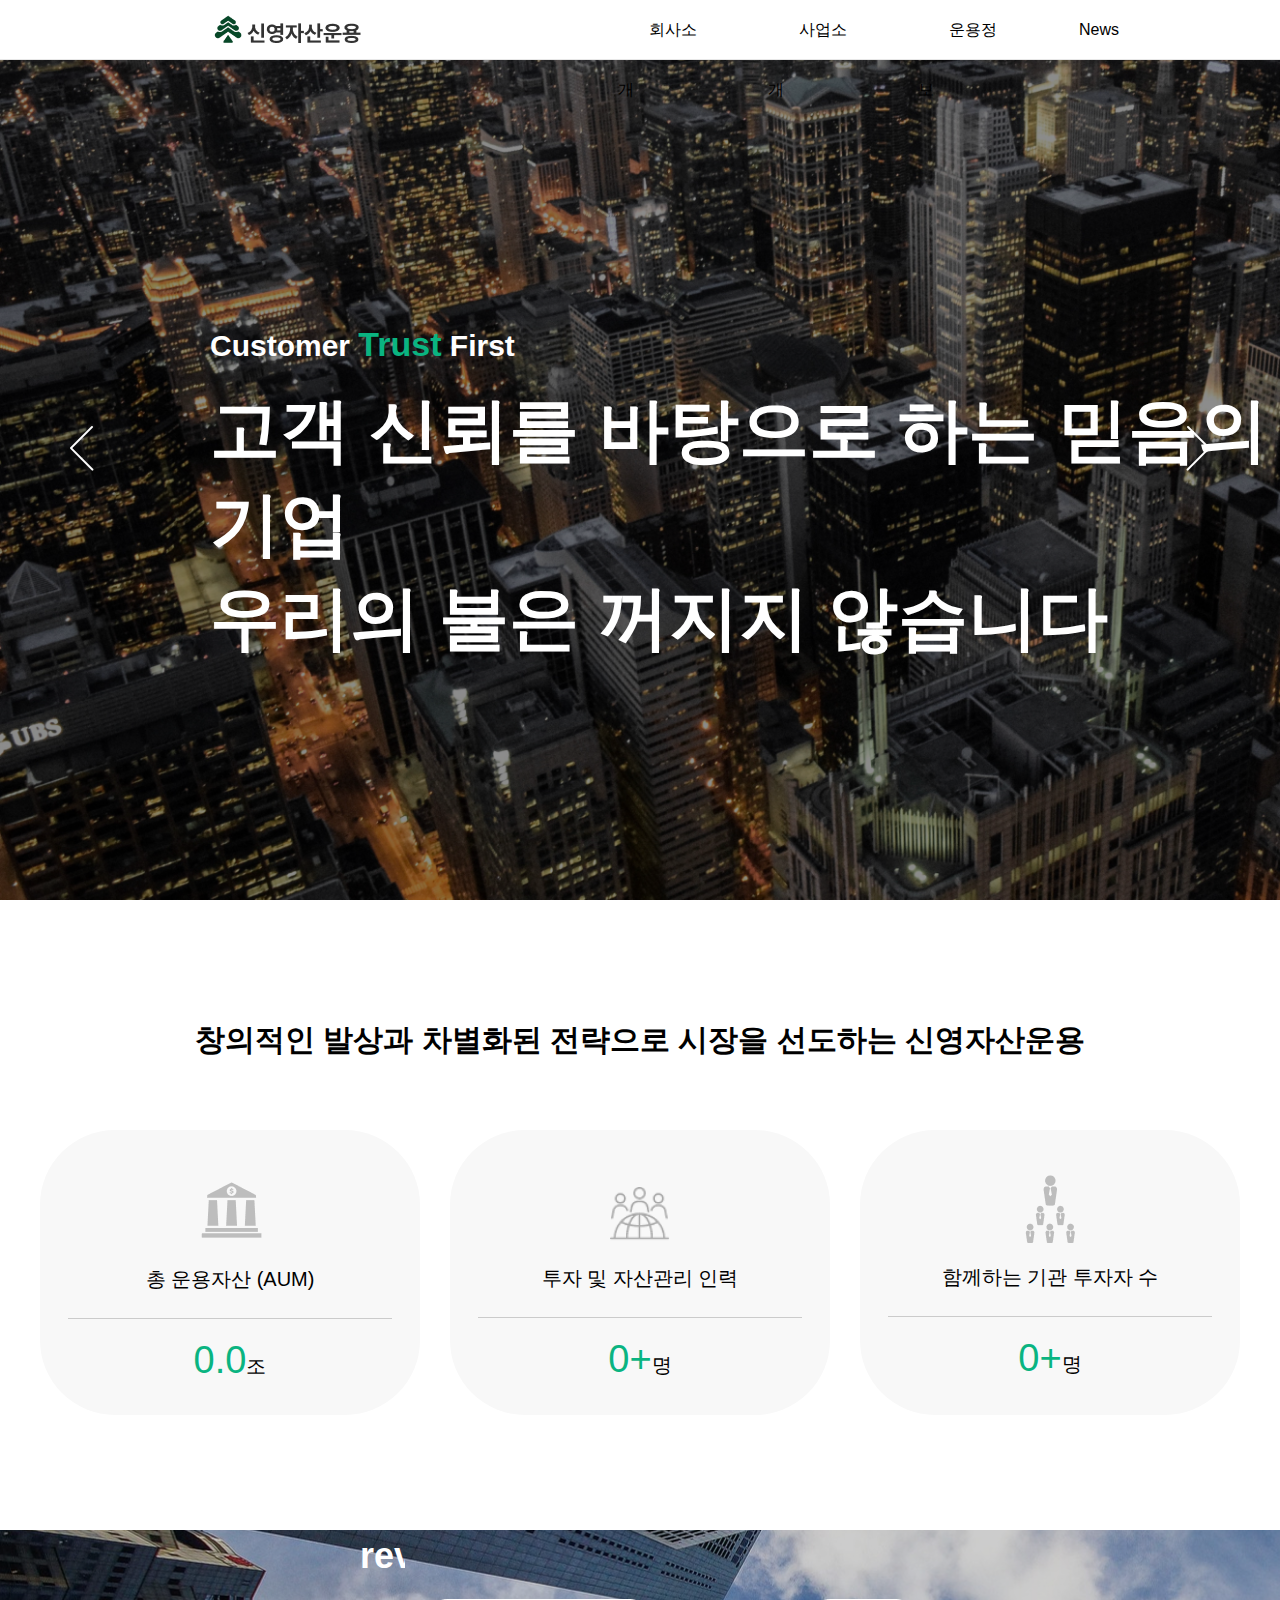
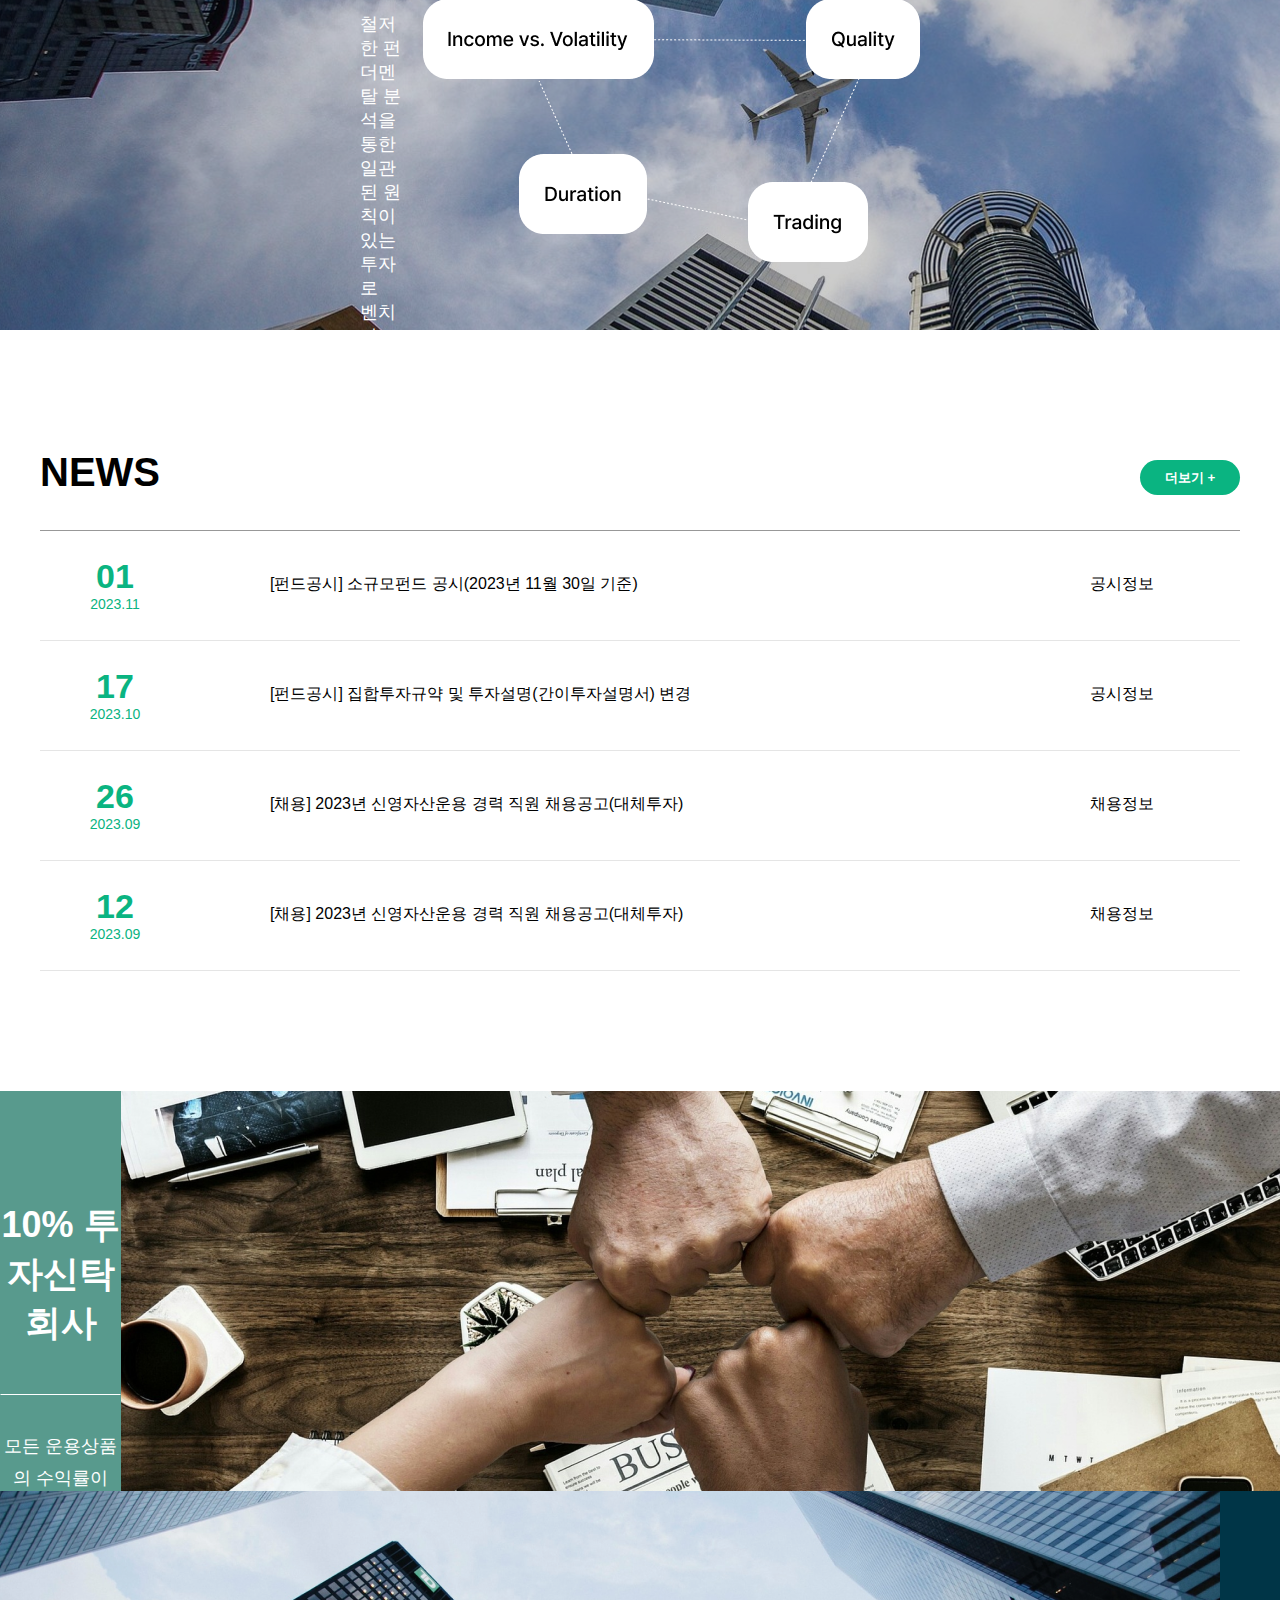
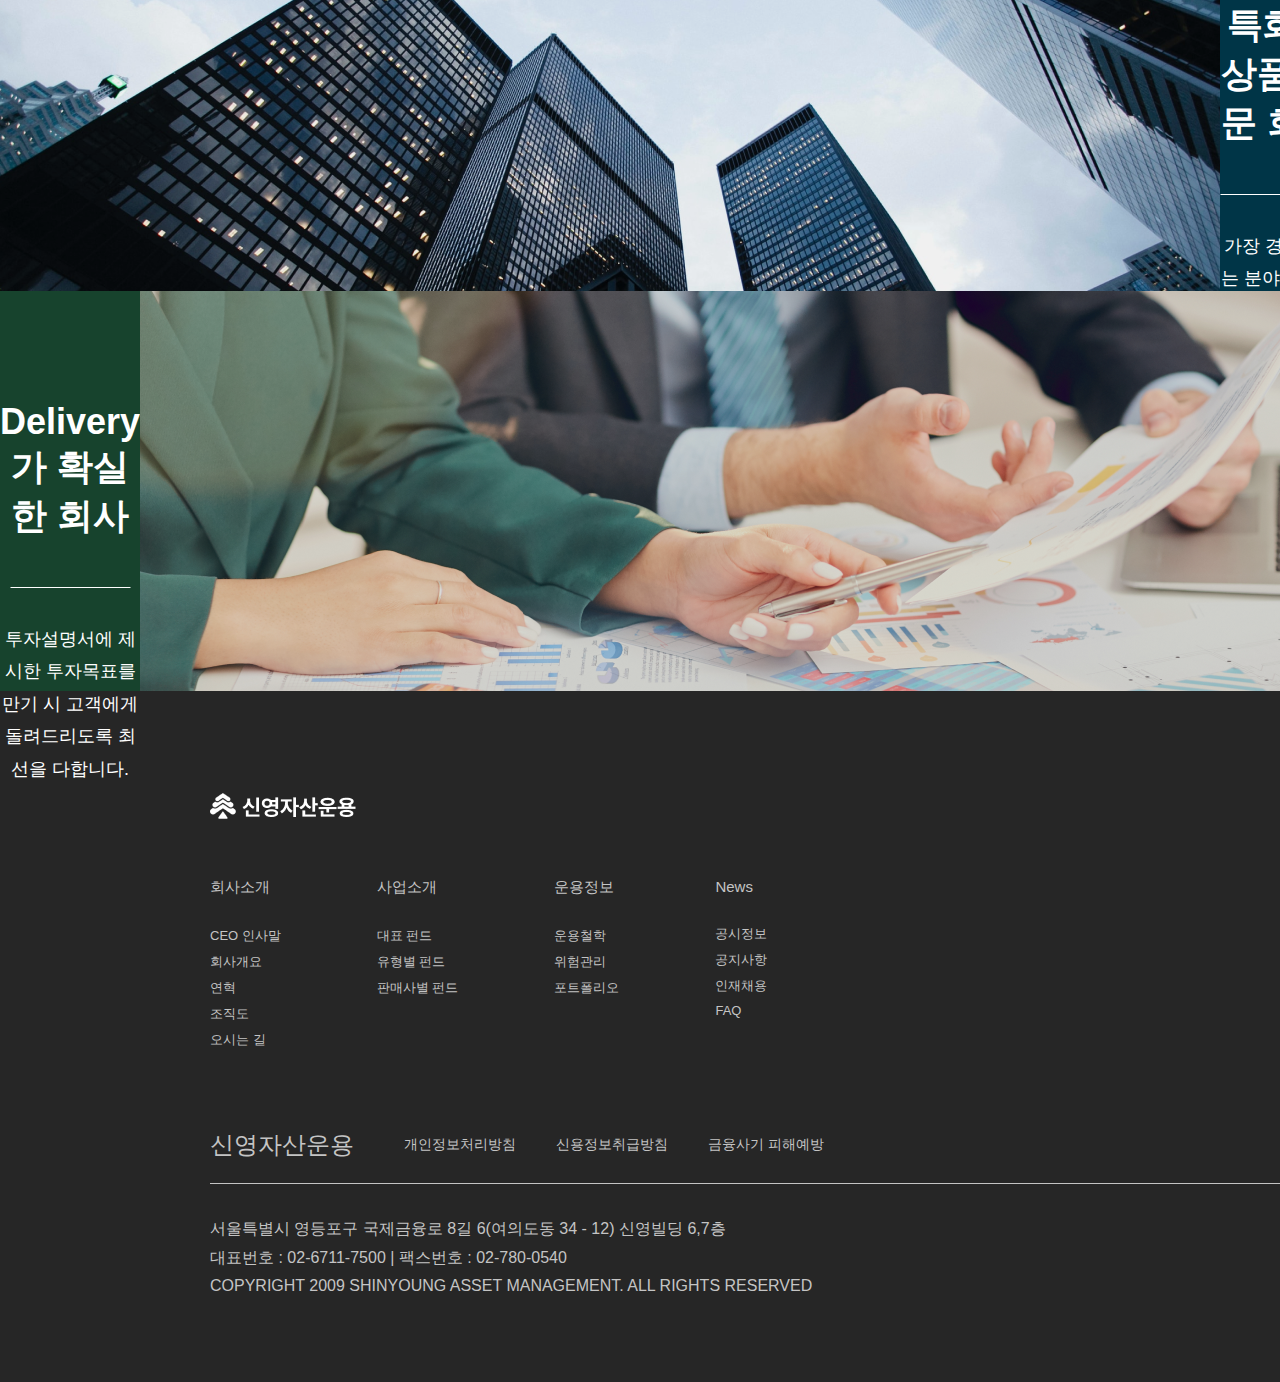
<file: index.html>
<!DOCTYPE html>
<html lang="en">

<head>
    <meta charset="UTF-8">
    <meta name="viewport" content="width=device-width, initial-scale=1.0">
    <title>신영자산운용</title>
    <script src="js/script.js" defer></script>
    <!-- 파비콘 -->
    <link rel="apple-touch-icon" sizes="180x180" href="assets/apple-touch-icon.png">
    <link rel="icon" type="image/png" sizes="32x32" href="assets/favicon-32x32.png">
    <link rel="icon" type="image/png" sizes="16x16" href="assets/favicon-16x16.png">
    <link rel="manifest" href="assets/site.webmanifest">
    <link rel="mask-icon" href="assets/safari-pinned-tab.svg" color="#5bbad5">
    <meta name="msapplication-TileColor" content="#da532c">
    <meta name="theme-color" content="#ffffff">

    <link rel="stylesheet" href="css/default.css">
    <link rel="stylesheet" href="css/fonts.css">
    <link rel="stylesheet" href="css/style.css">
    <link rel="stylesheet" href="css/main_pg.css">
    <script src="js/counter.js"></script>
</head>

<body>
    <header>
        <div class="logo">
            <a href="index.html"><span class="blind">신영자산운용</span></a>
        </div>
        <nav>
            <ul class="depth1">
                <li><a href="#">회사소개</a>
                    <div class="nav-bg"></div>
                    <ul class="depth2">
                        <li><a href="#">CEO 인사말</a></li>
                        <li><a href="#">회사개요</a></li>
                        <li><a href="#">연혁</a></li>
                        <li><a href="#">조직도</a></li>
                        <li><a href="map.html">오시는 길</a></li>
                    </ul>
                </li>
                <li><a href="#">사업소개</a>
                    <div class="nav-bg"></div>
                    <ul class="depth2">
                        <li><a href="fund_pag.html">대표 펀드</a></li>
                        <li><a href="#">유형별 펀드</a></li>
                        <li><a href="#">판매사별 펀드</a></li>
                    </ul>
                </li>
                <li><a href="#">운용정보</a>
                    <div class="nav-bg"></div>
                    <ul class="depth2">
                        <li><a href="Management_Philosophy.html">운용철학</a></li>
                        <li><a href="#">위험관리</a></li>
                        <li><a href="#">포트폴리오</a></li>
                    </ul>
                </li>
                <li><a href="#">News</a>
                    <div class="nav-bg"></div>
                    <ul class="depth2">
                        <li><a href="index.copy.html">공시정보</a></li>
                        <li><a href="index.copy-2.html">공지사항</a></li>
                        <li><a href="index.copy-3.html">인재채용</a></li>
                        <li><a href="index.copy faq.html">FAQ</a></li>
                    </ul>
                </li>
            </ul>
        </nav>
        <div class="icon">
            <a href="map.html"><span class="blind">오시는길</span></a>
            <select name="" id="rmsduddlgud1">
                <option value="1">EN</option>
                <option value="2">한국어</option>
            </select>
            <div class="arrow"></div>
        </div>
    </header>
    <main>
        <div class="main-banner">
            <div class="slider">
                <div class="slider-box">
                    <div class="title">
                        <h2>Customer <span>Trust</span> First</h2>
                        <h1>고객 신뢰를 바탕으로 하는 믿음의 기업 <br>
                            우리의 불은 꺼지지 않습니다</h1>
                    </div>
                    <div class="title">
                        <h2>Ahead with customer <span>futures</span></h2>
                        <h1>고객의 미래를 먼저 생각하는 기업<br>
                            언제나 당신과 함께합니다</h1>
                    </div>
                    <div class="title">
                        <h2>Expect more, <span>believe</span> better</h2>
                        <h1>고객의 기대와 믿음에 부응하는 기업<br>
                            당신과 함께 나아갑니다</h1>
                    </div>
                </div>
            </div>
            <a href="#" class="prev-btn"><img src="images/main-banner/main_prev_btn.png" alt="main_prev_btn"></a>
            <a href="#" class="next-btn"><img src="images/main-banner/main_next_btn.png" alt="main_next_btn"></a>
        </div>
    </main>
    <section id="count" class="history container">
        <h3>창의적인 발상과 차별화된 전략으로 시장을 선도하는 신영자산운용</h3>
        <div>
            <div class="count-container">
                <div class="history-item">
                    <img src="images/main/e8f62128f77604382402671040d83289 1.png" alt="총 운용자산">
                    <p>총 운용자산 (AUM)</p>
                    <p><span class="count" data-num="75" data-speed="1.3">0</span><span>.0</span>조</p>
                </div>
                <div class="history-item">
                    <img src="images/main/main_man_icon 1.png" alt="총 운용자산">
                    <p>투자 및 자산관리 인력</p>
                    <p><span class="count" data-num="320" data-speed="0.7">0</span><span>+</span>명</p>
                </div>
                <div class="history-item">
                    <img src="images/main/f42983f691338e6339a0aac729faa916 1.png" alt="총 운용자산">
                    <p>함께하는 기관 투자자 수</p>
                    <p><span class="count" data-num="250" data-speed="0.5">0</span><span>+</span>명</p>
                </div>
            </div>
        </div>
    </section>

    <div id="sub-banner">
        <div class="sub-banner_items_wrap">
            <h2>
                Thorough Fundamental Analysis,<br>
                Continuous and stable excess revenue
            </h2>
            <p>철저한 펀더멘탈 분석을 통한 일관된 원칙이 있는 투자로<br>
                벤치마크 대비 지속적이고 안정적인 초과수익 실현</p>
            <button><a href="/teamproject--main/Management_Philosophy.html">운용정보 보기 +</a></button>
        </div>
        <div class="sub-banner_img_wrap">
            <img src="images/main/운용정보img.png" alt="운용정보 키워드">
        </div>
    </div>
    <div id="news" class="container">
        <div class="news_title">
            <h1>NEWS</h1>
            <button><a href="index.copy.html">더보기 +</a></button>
        </div>

        <a href="#" class="news-item">
            <div class="news-date">
                <p>01</p>
                <p>2023.11</p>
            </div>
            <p>[펀드공시] 소규모펀드 공시(2023년 11월 30일 기준)</p>
            <span>공시정보</span>
        </a>
        <a href="#" class="news-item">
            <div class="news-date">
                <p>17</p>
                <p>2023.10</p>
            </div>
            <p>[펀드공시] 집합투자규약 및 투자설명(간이투자설명서) 변경</p>
            <span>공시정보</span>
        </a>
        <a href="#" class="news-item">
            <div class="news-date">
                <p>26</p>
                <p>2023.09</p>
            </div>
            <p>[채용] 2023년 신영자산운용 경력 직원 채용공고(대체투자) </p>
            <span>채용정보</span>
        </a>
        <a href="#" class="news-item">
            <div class="news-date">
                <p>12</p>
                <p>2023.09</p>
            </div>
            <p>[채용] 2023년 신영자산운용 경력 직원 채용공고(대체투자) </p>
            <span>채용정보</span>
        </a>
    </div>

    <div id="notice">
        <div class="notice-box">
            <div class="notice-text">
                <h2>10% 투자신탁회사</h2>
                <img src="images/main/line.png" alt="line">
                <p>모든 운용상품의 수익률이<br>
                    항상 업계 상위 10%에 들도록 최선을 다합니다. </p>
            </div>
            <img src="images/main/Rectangle 30.png" alt="투자신탁회사" class="notice-img">
        </div>
        <div class="notice-box">
            <img src="images/main/unsplash_PhYq704ffdA.png" alt="투자신탁회사" class="notice-img">
            <div class="notice-text">
                <h2>특화된 상품 전문 회사</h2>
                <img src="images/main/line.png" alt="line">
                <p>가장 경쟁력있는 분야를 특화하는 전문운용회사를 지향합니다.</p>
            </div>
        </div>
        <div class="notice-box">
            <div class="notice-text">
                <h2>Delivery가 확실한 회사</h2>
                <img src="images/main/line.png" alt="line">
                <p>투자설명서에 제시한 투자목표를<br>
                    만기 시 고객에게 돌려드리도록 최선을 다합니다.</p>
            </div>
            <img src="images/main/Rectangle 50.png" alt="투자신탁회사" class="notice-img">
        </div>
    </div>


    <footer>
        <h1><img src="images/header/logo2.png" alt="신영자산운용"></h1>
        <ul class="depth1">
            <li><a href="#">회사소개</a>
                <ul class="depth2">
                    <li><a href="#">CEO 인사말</a></li>
                    <li><a href="#">회사개요</a></li>
                    <li><a href="#">연혁</a></li>
                    <li><a href="#">조직도</a></li>
                    <li><a href="map.html">오시는 길</a></li>
                </ul>
            </li>
            <li><a href="#">사업소개</a>
                <ul class="depth2">
                    <li><a href="fund_pag.html">대표 펀드</a></li>
                    <li><a href="#">유형별 펀드</a></li>
                    <li><a href="#">판매사별 펀드</a></li>
                </ul>
            </li>
            <li><a href="#">운용정보</a>
                <ul class="depth2">
                    <li><a href="Management_Philosophy.html">운용철학</a></li>
                    <li><a href="#">위험관리</a></li>
                    <li><a href="#">포트폴리오</a></li>
                </ul>
            </li>
            <li><a href="#">News</a>
                <ul class="depth2">
                    <li><a href="index.copy.html">공시정보</a></li>
                    <li><a href="index.copy-2.html">공지사항</a></li>
                    <li><a href="index.copy-3.html">인재채용</a></li>
                    <li><a href="index.copy faq.html">FAQ</a></li>
                </ul>
            </li>
        </ul>
        <div class="clause">
            <div>
                <a href="index.html">신영자산운용</a>
                <p>개인정보처리방침</p>
                <p>신용정보취급방침</p>
                <p>금융사기 피해예방</p>
            </div>
            <div class="language">
                <p>Language</p>
                <!-- <img src="images/header/한국어.png" alt="Language"> -->

                <select name="" id="rmsduddlgud2">
                    <option value="1">한국어</option>
                    <option value="2">EN</option>
                </select>
            </div>
        </div>
        <div class="address">
            <p>서울특별시 영등포구 국제금융로 8길 6(여의도동 34 - 12) 신영빌딩 6,7층</p>
            <p>대표번호 : 02-6711-7500 | 팩스번호 : 02-780-0540</p>
            <p>COPYRIGHT 2009 SHINYOUNG ASSET MANAGEMENT. ALL RIGHTS RESERVED</p>
        </div>
    </footer>
    <script>
        // 설정 옵션: el - 요소명, offset - 카운트 시작 위치 조절
        playCount({
            el: '.count',
            offset: 300
        })
    </script>
</body>

</html>
</file>
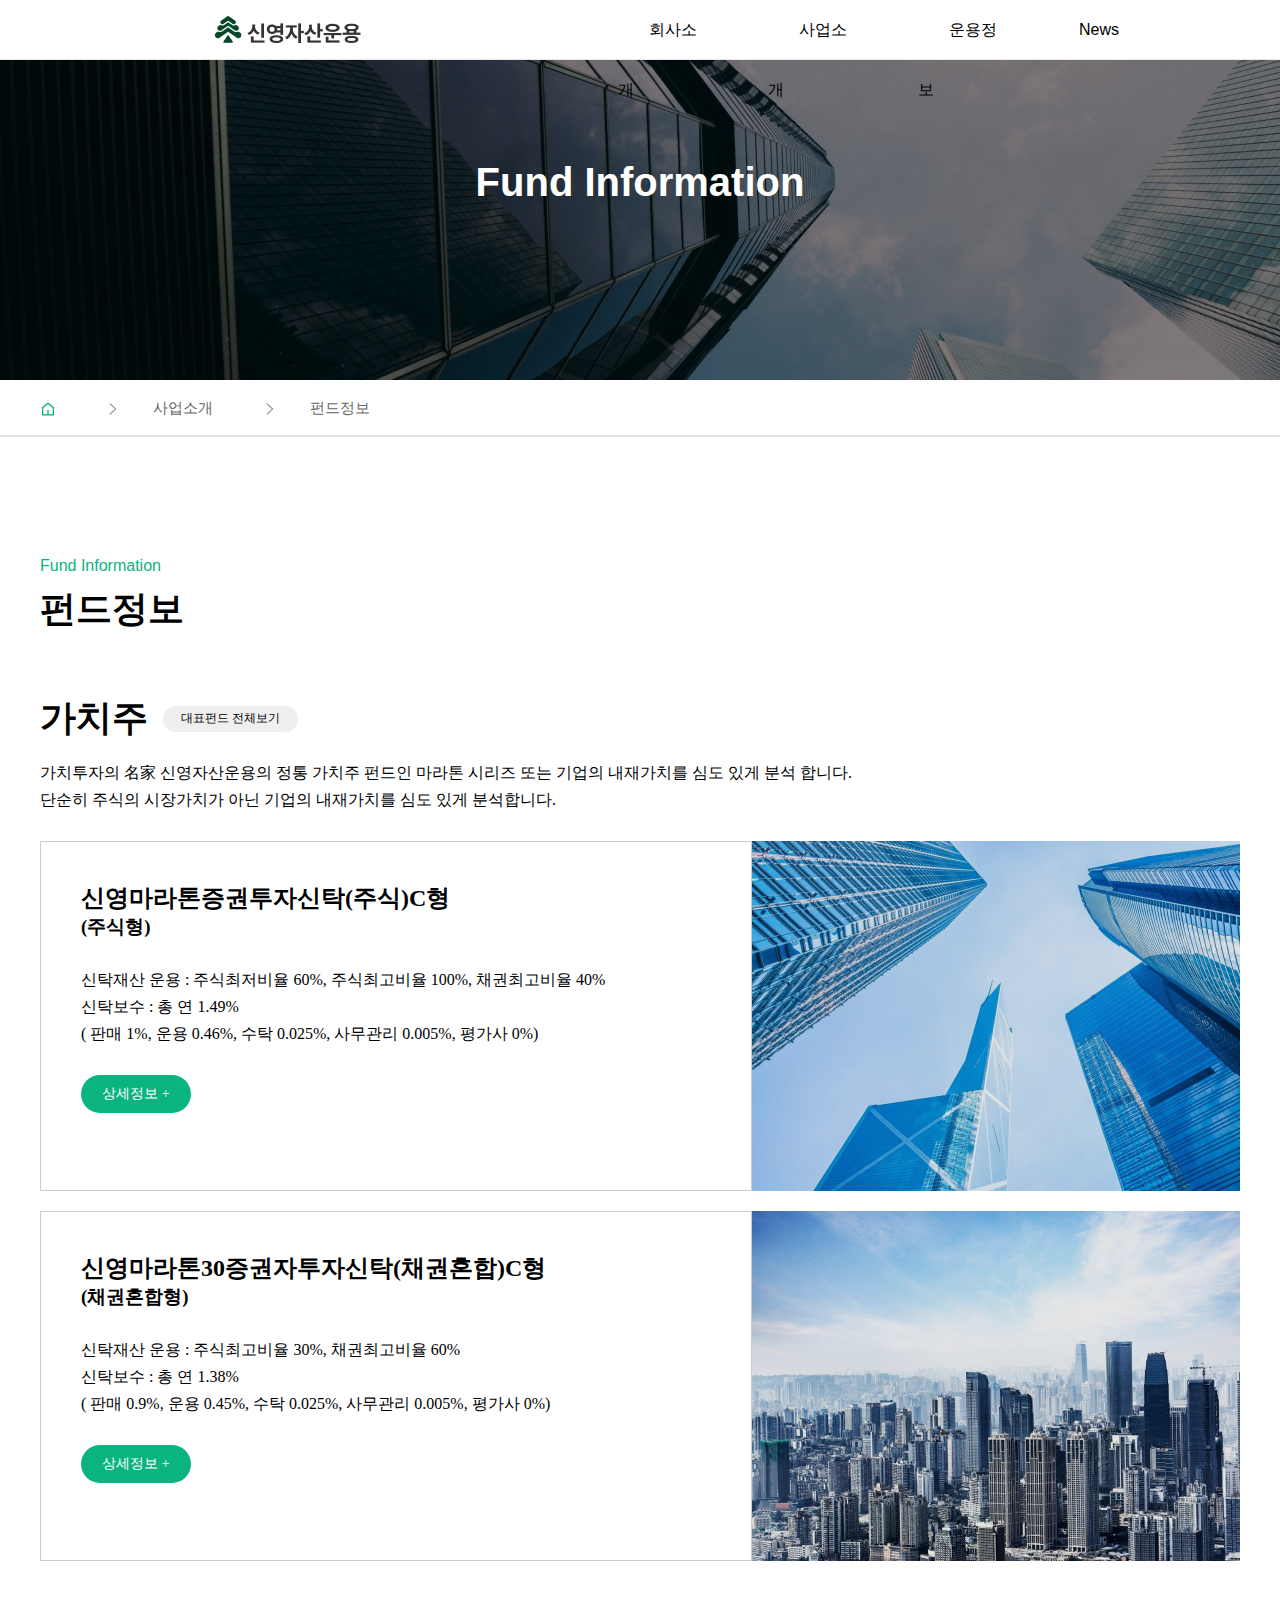
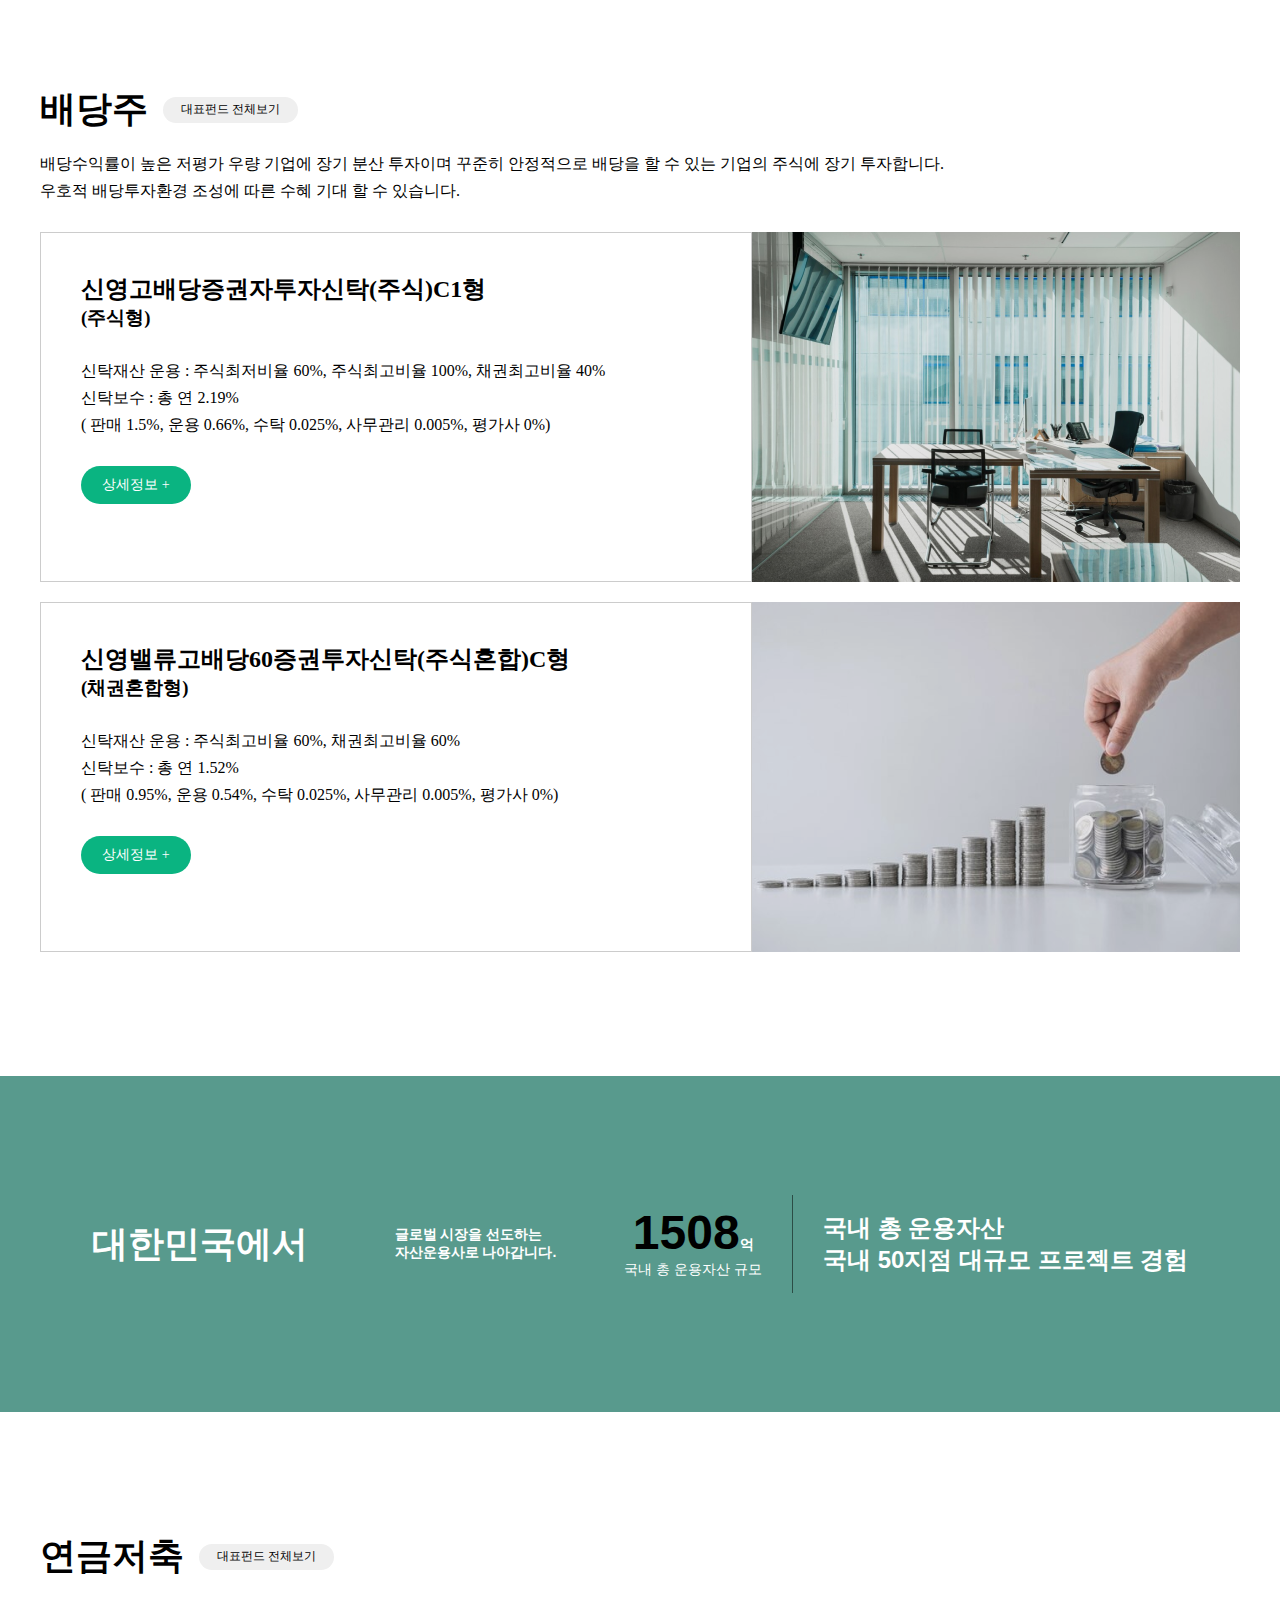
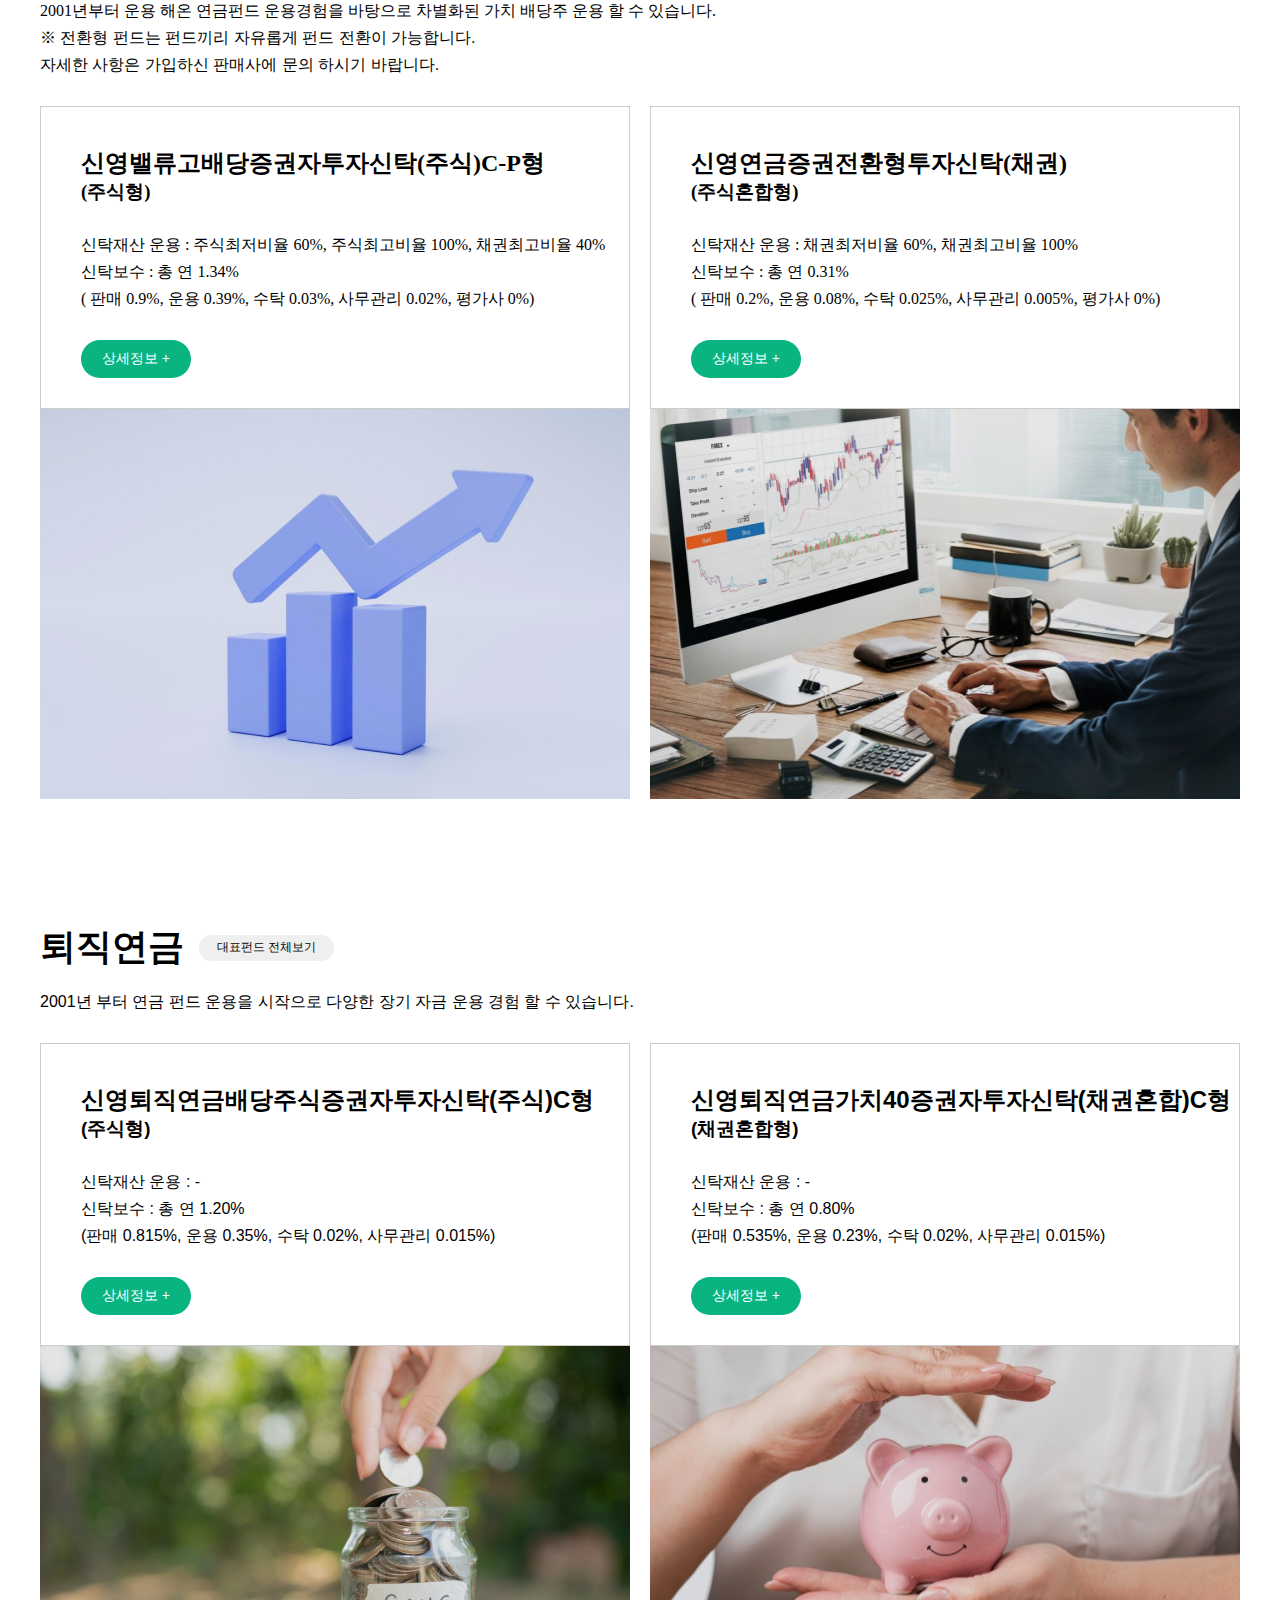
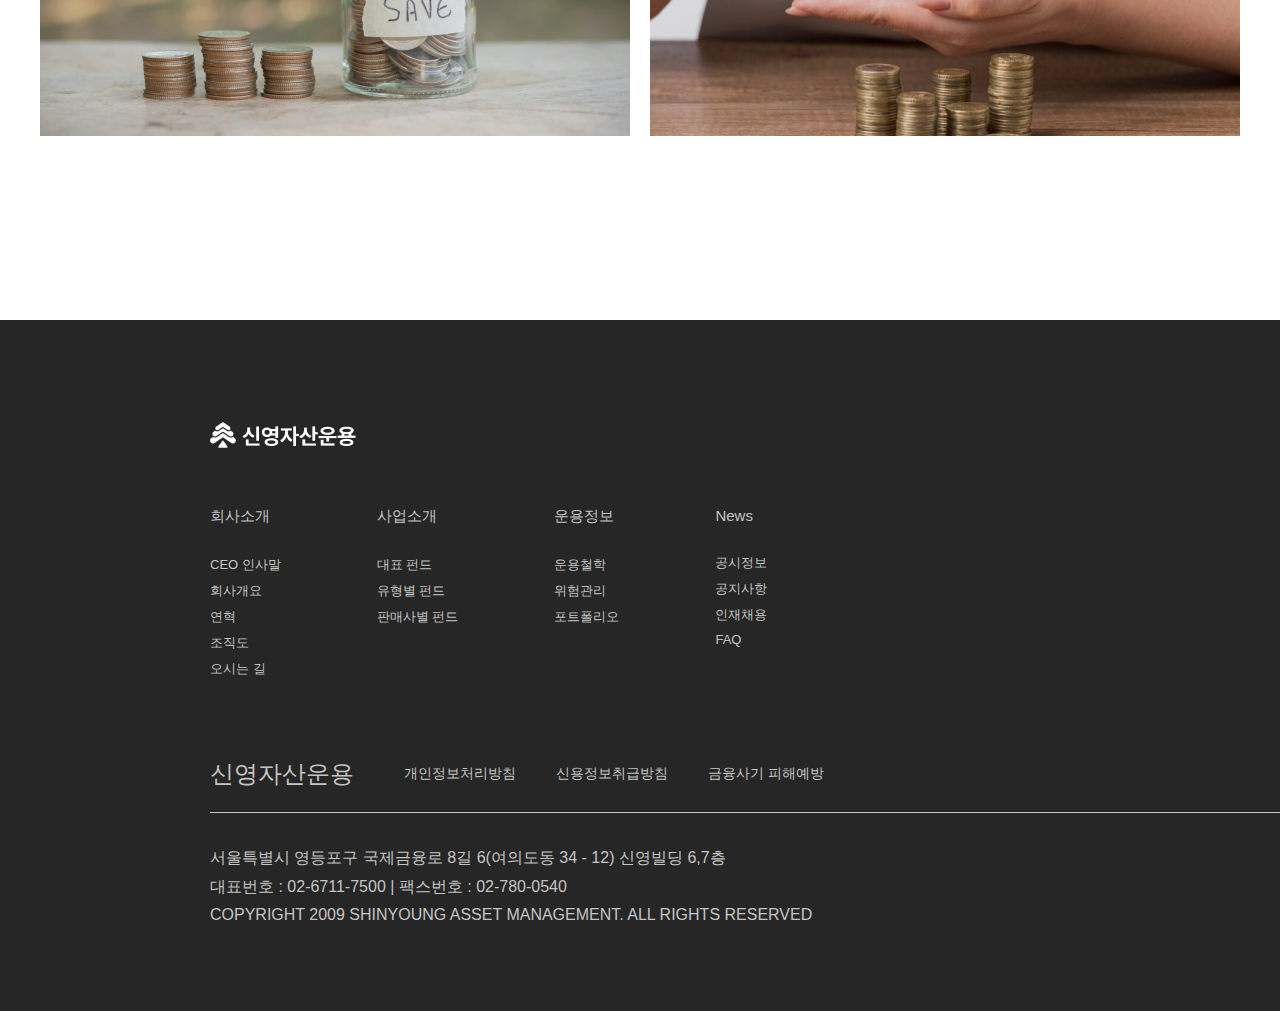
<file: fund_pag.html>
<!DOCTYPE html>
<html lang="en">

<head>
    <meta charset="UTF-8">
    <meta name="viewport" content="width=device-width, initial-scale=1.0">
    <title>신영자산운용_펀드정보</title>
    <script src="js/script.js" defer></script>
    <!-- 파비콘 -->
    <link rel="apple-touch-icon" sizes="180x180" href="assets/apple-touch-icon.png">
    <link rel="icon" type="image/png" sizes="32x32" href="assets/favicon-32x32.png">
    <link rel="icon" type="image/png" sizes="16x16" href="assets/favicon-16x16.png">
    <link rel="manifest" href="assets/site.webmanifest">
    <link rel="mask-icon" href="assets/safari-pinned-tab.svg" color="#5bbad5">
    <meta name="msapplication-TileColor" content="#da532c">
    <meta name="theme-color" content="#ffffff">
    
    <link rel="stylesheet" href="css/default.css">
    <link rel="stylesheet" href="css/fonts.css">
    <link rel="stylesheet" href="css/style.css">    
    <link rel="stylesheet" href="css/fund.css">
</head>

<body>
    <header>
        <div class="logo">
            <a href="index.html"><span class="blind">신영자산운용</span></a>
        </div>
        <nav>            
            <ul class="depth1">
                <li><a href="#">회사소개</a>
                    <div class="nav-bg"></div>
                    <ul class="depth2">
                        <li><a href="#">CEO 인사말</a></li>
                        <li><a href="#">회사개요</a></li>
                        <li><a href="#">연혁</a></li>
                        <li><a href="#">조직도</a></li>
                        <li><a href="map.html">오시는 길</a></li>
                    </ul>
                </li>
                <li><a href="#">사업소개</a>
                    <div class="nav-bg"></div>
                    <ul class="depth2">
                        <li><a href="fund_pag.html">대표 펀드</a></li>
                        <li><a href="#">유형별 펀드</a></li>
                        <li><a href="#">판매사별 펀드</a></li>
                    </ul>
                </li>
                <li><a href="#">운용정보</a>
                    <div class="nav-bg"></div>
                    <ul class="depth2">
                        <li><a href="Management_Philosophy.html">운용철학</a></li>
                        <li><a href="#">위험관리</a></li>
                        <li><a href="#">포트폴리오</a></li>
                    </ul>
                </li>
                <li><a href="#">News</a>
                    <div class="nav-bg"></div>
                    <ul class="depth2">
                        <li><a href="index.copy.html">공시정보</a></li>
                        <li><a href="index.copy-2.html">공지사항</a></li>
                        <li><a href="index.copy-3.html">인재채용</a></li>
                        <li><a href="index.copy faq.html">FAQ</a></li>
                    </ul>
                </li>
            </ul>        
        </nav>
        <div class="icon">
            <a href="map.html"><span class="blind">오시는길</span></a>
            <select name="" id="rmsduddlgud1">
                <option value="1">EN</option>
                <option value="2">한국어</option>
            </select>
            <div class="arrow"></div>
        </div>
    </header>
        <!-- <h1 class="header-font">asd</h1> -->
    <section>
        <div class="sub-banner">Fund Information</div>
        <div class="sub-nav">
            <div class="sub-nav-box">
                <a href="index.html">
                    <img class="home_icon" src="images/sub-nav/icon_home.png" alt="home icon">
                </a>
                <img class="next_icon" src="images/sub-nav/icon_next.png" alt="next icon">
                <a href="#">사업소개</a>
                <img class="next_icon" src="images/sub-nav/icon_next.png" alt="next icon">
                <a href="fund_pag.html">펀드정보</a>
            </div>
        </div>
    </section>
    <main id="Fund_page" class="container">
        <div class="title-name">
            <h3>Fund Information</h3>
            <h1>펀드정보</h1>
        </div>
        <div class="title-suv">
            <h2 class="title-sub">가치주</h2>
            <button class="btn"><a href="#">대표펀드 전체보기</a></button>
        </div>
        <div class="title-text">
            <p class="a">가치투자의 名家 신영자산운용의 정통 가치주 펀드인 마라톤 시리즈 또는 기업의 내재가치를 심도 있게 분석 합니다.</p>
            <p class="b">단순히 주식의 시장가치가 아닌 기업의 내재가치를 심도 있게 분석합니다.</p>
        </div>
        <div class="box1-container">
            <div class="box1">
                <h2>신영마라톤증권투자신탁(주식)C형</h2>
                <h3>(주식형)</h3>
                <p class="text-1">신탁재산 운용 : 주식최저비율 60%, 주식최고비율 100%, 채권최고비율 40%</p>
                <p class="text-2">신탁보수 : 총 연 1.49%</p>
                <p class="text-3">( 판매 1%, 운용 0.46%, 수탁 0.025%, 사무관리 0.005%, 평가사 0%)</p>
                <button class="btn-01"><a href="#">상세정보 +</a></button>
                <!-- <img src="images/main-banner/이미지.png" alt="absolute"> -->
            </div>
            <div>
                <img class="bnbn1" src="images/main-banner/이미지.png" alt="bnbn1">
            </div>
        </div>
        <!-- <div class="box1">
            <h2>신영마라톤증권투자신탁(주식)C형</h2>
            <h3>(주식형)</h3>
            <p class="text-1">신탁재산 운용 : 주식최저비율 60%, 주식최고비율 100%, 채권최고비율 40%</p>
            <p class="text-2">신탁보수 : 총 연 1.49%</p>
            <p class="text-3">( 판매 1%, 운용 0.46%, 수탁 0.025%, 사무관리 0.005%, 평가사 0%)</p>
            <button class="btn-01"><a href="#">상세정보 +</a></button>
            <img src="images/main-banner/이미지.png" alt="absolute">
        </div>
        <div>
            <img class="bnbn1" src="images/main-banner/이미지.png" alt="bnbn1">
        </div> -->
    <div class="box1-container">
        <div class="box2">
            <h2>신영마라톤30증권자투자신탁(채권혼합)C형</h2>
            <h3>(채권혼합형)</h3>
            <p class="text-1">신탁재산 운용 : 주식최고비율 30%, 채권최고비율 60%</p>
            <p class="text-2">신탁보수 : 총 연 1.38%</p>
            <p class="text-3">( 판매 0.9%, 운용 0.45%, 수탁 0.025%, 사무관리 0.005%, 평가사 0%)</p>
            <button class="btn-01"><a href="#">상세정보 +</a></button>
            <!-- <img src="images/main-banner/이미지.png" alt="absolute"> -->
        </div>
        <div>
            <img class="bnbn1" src="images/main-banner/이미지2.png" alt="bnbn1">
        </div>
    </div>

        <div id="bd" class="title-suv">
            <h2 class="title-sub">배당주</h2>
            <button class="btn"><a href="#">대표펀드 전체보기</a></button>
        </div>
        <div class="title-text">
            <p class="a">배당수익률이 높은 저평가 우량 기업에 장기 분산 투자이며 꾸준히 안정적으로 배당을 할 수 있는 기업의 주식에 장기 투자합니다.</p>
            <p class="b">우호적 배당투자환경 조성에 따른 수혜 기대 할 수 있습니다.</p>
        </div>
    <div class="box1-container">
        <div class="box1">
            <h2>신영고배당증권자투자신탁(주식)C1형</h2>
            <h3>(주식형)</h3>
            <p class="text-1">신탁재산 운용 : 주식최저비율 60%, 주식최고비율 100%, 채권최고비율 40%</p>
            <p class="text-2">신탁보수 : 총 연 2.19%</p>
            <p class="text-3">( 판매 1.5%, 운용 0.66%, 수탁 0.025%, 사무관리 0.005%, 평가사 0%)</p>
            <button class="btn-01"><a href="#">상세정보 +</a></button>
            <!-- <img src="images/main-banner/이미지.png" alt="absolute"> -->
        </div>
        <div>
            <img class="bnbn1" src="images/main-banner/이미지3.png" alt="bnbn1">
        </div>
    </div>
    <div class="box1-container">
        <div class="box2">
            <h2>신영밸류고배당60증권투자신탁(주식혼합)C형</h2>
            <h3>(채권혼합형)</h3>
            <p class="text-1">신탁재산 운용 : 주식최고비율 60%, 채권최고비율 60%</p>
            <p class="text-2">신탁보수 : 총 연 1.52%</p>
            <p class="text-3">( 판매 0.95%, 운용 0.54%, 수탁 0.025%, 사무관리 0.005%, 평가사 0%)</p>
            <button class="btn-01"><a href="#">상세정보 +</a></button>
            <!-- <img src="images/main-banner/이미지.png" alt="absolute"> -->
        </div>
        <div>
            <img class="bnbn1" src="images/main-banner/이미지4.png" alt="bnbn1">
        </div>
    </div>
    </main>
    
    <section id="Fund_subpage">
    
        <h1 class="first">대한민국에서</h1>
        <h3 class="tow">글로벌 시장을 선도하는 <br>
            자산운용사로 나아갑니다.
        </h3>
    
    <div class="qwe">
        <h1 class="asd">1508<span>억</span></h1>
        <span class="asd1">국내 총 운용자산 규모</span>
    </div>
        <h2 class="three">국내 총 운용자산<br>국내 50지점 대규모 프로젝트 경험</h2>
    </div>
    </section>

    <!-- <sub id="Fund_page" class="containersub">
        <div class="title-name">
            <h3>Fund Information</h3>
            <h1>펀드정보</h1>
        </div>
        <div class="title-suv2">
            <h2 class="title-sub">연금저축</h2>
            <button class="btn"><a href="#">대표펀드 전체보기</a></button>
        </div>
        <div class="title-text">
            <p class="a">2001년부터 운용 해온 연금펀드 운용경험을 바탕으로 차별화된 가치 배당주 운용 할 수 있습니다.</p>
            <p class="ab">※ 전환형 펀드는 펀드끼리 자유롭게 펀드 전환이 가능합니다.</p>
            <p class="c">자세한 사항은 가입하신 판매사에 문의 하시기 바랍니다.</p>
        </div>
    </sub> -->
    <section id="Fund_page" class="containersub">
        <div class="title-suv2">
            <h2 class="title-sub">연금저축</h2>
            <button class="btn"><a href="#">대표펀드 전체보기</a></button>
        </div>
        <div class="title-text">
            <p class="a">2001년부터 운용 해온 연금펀드 운용경험을 바탕으로 차별화된 가치 배당주 운용 할 수 있습니다.</p>
            <p class="ab">※ 전환형 펀드는 펀드끼리 자유롭게 펀드 전환이 가능합니다.</p>
            <p class="c">자세한 사항은 가입하신 판매사에 문의 하시기 바랍니다.</p>
        </div>
<div class="allways">
    <div class="box1-container2">
        <div class="box3">
            <h2>신영밸류고배당증권자투자신탁(주식)C-P형</h2>
            <h3>(주식형)</h3>
            <p class="text-1">신탁재산 운용 : 주식최저비율 60%, 주식최고비율 100%, 채권최고비율 40%</p>
            <p class="text-2">신탁보수 : 총 연 1.34%</p>
            <p class="text-3">( 판매 0.9%, 운용 0.39%, 수탁 0.03%, 사무관리 0.02%, 평가사 0%)</p>
            <button class="btn-02"><a href="#">상세정보 +</a></button>
        </div>
        <div>
            <img class="bnbn2" src="images/main-banner/이미지5.png" alt="bnbn2">
        </div>
    </div>
    <div class="box1-container2">
        <div class="box4"> 
            <h2>신영연금증권전환형투자신탁(채권)</h2>
            <h3>(주식혼합형)</h3>
            <p class="text-1">신탁재산 운용 : 채권최저비율 60%, 채권최고비율 100%</p>
            <p class="text-2">신탁보수 : 총 연 0.31%</p>
            <p class="text-3">( 판매 0.2%, 운용 0.08%, 수탁 0.025%, 사무관리 0.005%, 평가사 0%)</p>
            <button class="btn-02"><a href="#">상세정보 +</a></button>
        </div>
        <div>
            <img class="bnbn3" src="images/main-banner/이미지6.png" alt="bnbn2">
        </div>
    </div>
</div>
    </section>
    <section id="Fund_page" class="containersub">
        <div class="title-suv2">
            <h2 class="title-sub">퇴직연금</h2>
            <button class="btn"><a href="#">대표펀드 전체보기</a></button>
        </div>
        <div class="title-text">
            <p class="abc">2001년 부터 연금 펀드 운용을 시작으로 다양한 장기 자금 운용 경험 할 수 있습니다.</p>
            <!-- <p class="ab">※ 전환형 펀드는 펀드끼리 자유롭게 펀드 전환이 가능합니다.</p>
            <p class="c">자세한 사항은 가입하신 판매사에 문의 하시기 바랍니다.</p> -->
        </div>
<div class="allways2">
    <div class="box1-container2">
        <div class="box3">
            <h2>신영퇴직연금배당주식증권자투자신탁(주식)C형</h2>
            <h3>(주식형)</h3>
            <p class="text-1">신탁재산 운용 : -</p>
            <p class="text-2">신탁보수 : 총 연 1.20%</p>
            <p class="text-3">(판매 0.815%, 운용 0.35%, 수탁 0.02%, 사무관리 0.015%)</p>
            <button class="btn-02"><a href="#">상세정보 +</a></button>
        </div>
        <div>
            <img class="bnbn2" src="images/main-banner/이미지7.png" alt="bnbn2">
        </div>
    </div>
    <div class="box1-container2">
        <div class="box4">
            <h2>신영퇴직연금가치40증권자투자신탁(채권혼합)C형</h2>
            <h3>(채권혼합형)</h3>
            <p class="text-1">신탁재산 운용 : -</p>
            <p class="text-2">신탁보수 : 총 연 0.80%</p>
            <p class="text-3">(판매 0.535%, 운용 0.23%, 수탁 0.02%, 사무관리 0.015%)</p>
            <button class="btn-02"><a href="#">상세정보 +</a></button>
        </div>
        <div>
            <img class="bnbn3" src="images/main-banner/이미지8.png" alt="bnbn2">
        </div>
    </div>
</div>
    </section>


    <footer>
        <h1><img src="images/header/logo2.png" alt="신영자산운용"></h1>
        <ul class="depth1">
            <li><a href="#">회사소개</a>
                <ul class="depth2">
                    <li><a href="#">CEO 인사말</a></li>
                    <li><a href="#">회사개요</a></li>
                    <li><a href="#">연혁</a></li>
                    <li><a href="#">조직도</a></li>
                    <li><a href="map.html">오시는 길</a></li>
                </ul>
            </li>
            <li><a href="#">사업소개</a>
                <ul class="depth2">
                    <li><a href="fund_pag.html">대표 펀드</a></li>
                    <li><a href="#">유형별 펀드</a></li>
                    <li><a href="#">판매사별 펀드</a></li>
                </ul>
            </li>
            <li><a href="#">운용정보</a>
                <ul class="depth2">
                    <li><a href="Management_Philosophy.html">운용철학</a></li>
                    <li><a href="#">위험관리</a></li>
                    <li><a href="#">포트폴리오</a></li>
                </ul>
            </li>
            <li><a href="#">News</a>
                <ul class="depth2">
                    <li><a href="index.copy.html">공시정보</a></li>
                    <li><a href="index.copy-2.html">공지사항</a></li>
                    <li><a href="index.copy-3.html">인재채용</a></li>
                    <li><a href="index.copy faq.html">FAQ</a></li>
                </ul>
            </li>
        </ul>
        <div class="clause">
            <div>
                <a href="index.html">신영자산운용</a>
                <p>개인정보처리방침</p>
                <p>신용정보취급방침</p>
                <p>금융사기 피해예방</p>
            </div>
            <div class="language">
                <p>Language</p>
                <select name="" id="rmsduddlgud2">
                    <option value="1">한국어</option>
                    <option value="2">EN</option>
                </select>
            </div>
        </div>
        <div class="address">
            <p>서울특별시 영등포구 국제금융로 8길 6(여의도동 34 - 12) 신영빌딩 6,7층</p>
            <p>대표번호 : 02-6711-7500 | 팩스번호 : 02-780-0540</p>
            <p>COPYRIGHT 2009 SHINYOUNG ASSET MANAGEMENT. ALL RIGHTS RESERVED</p>
        </div>
    </footer> 
</body>
 
</html>
</file>
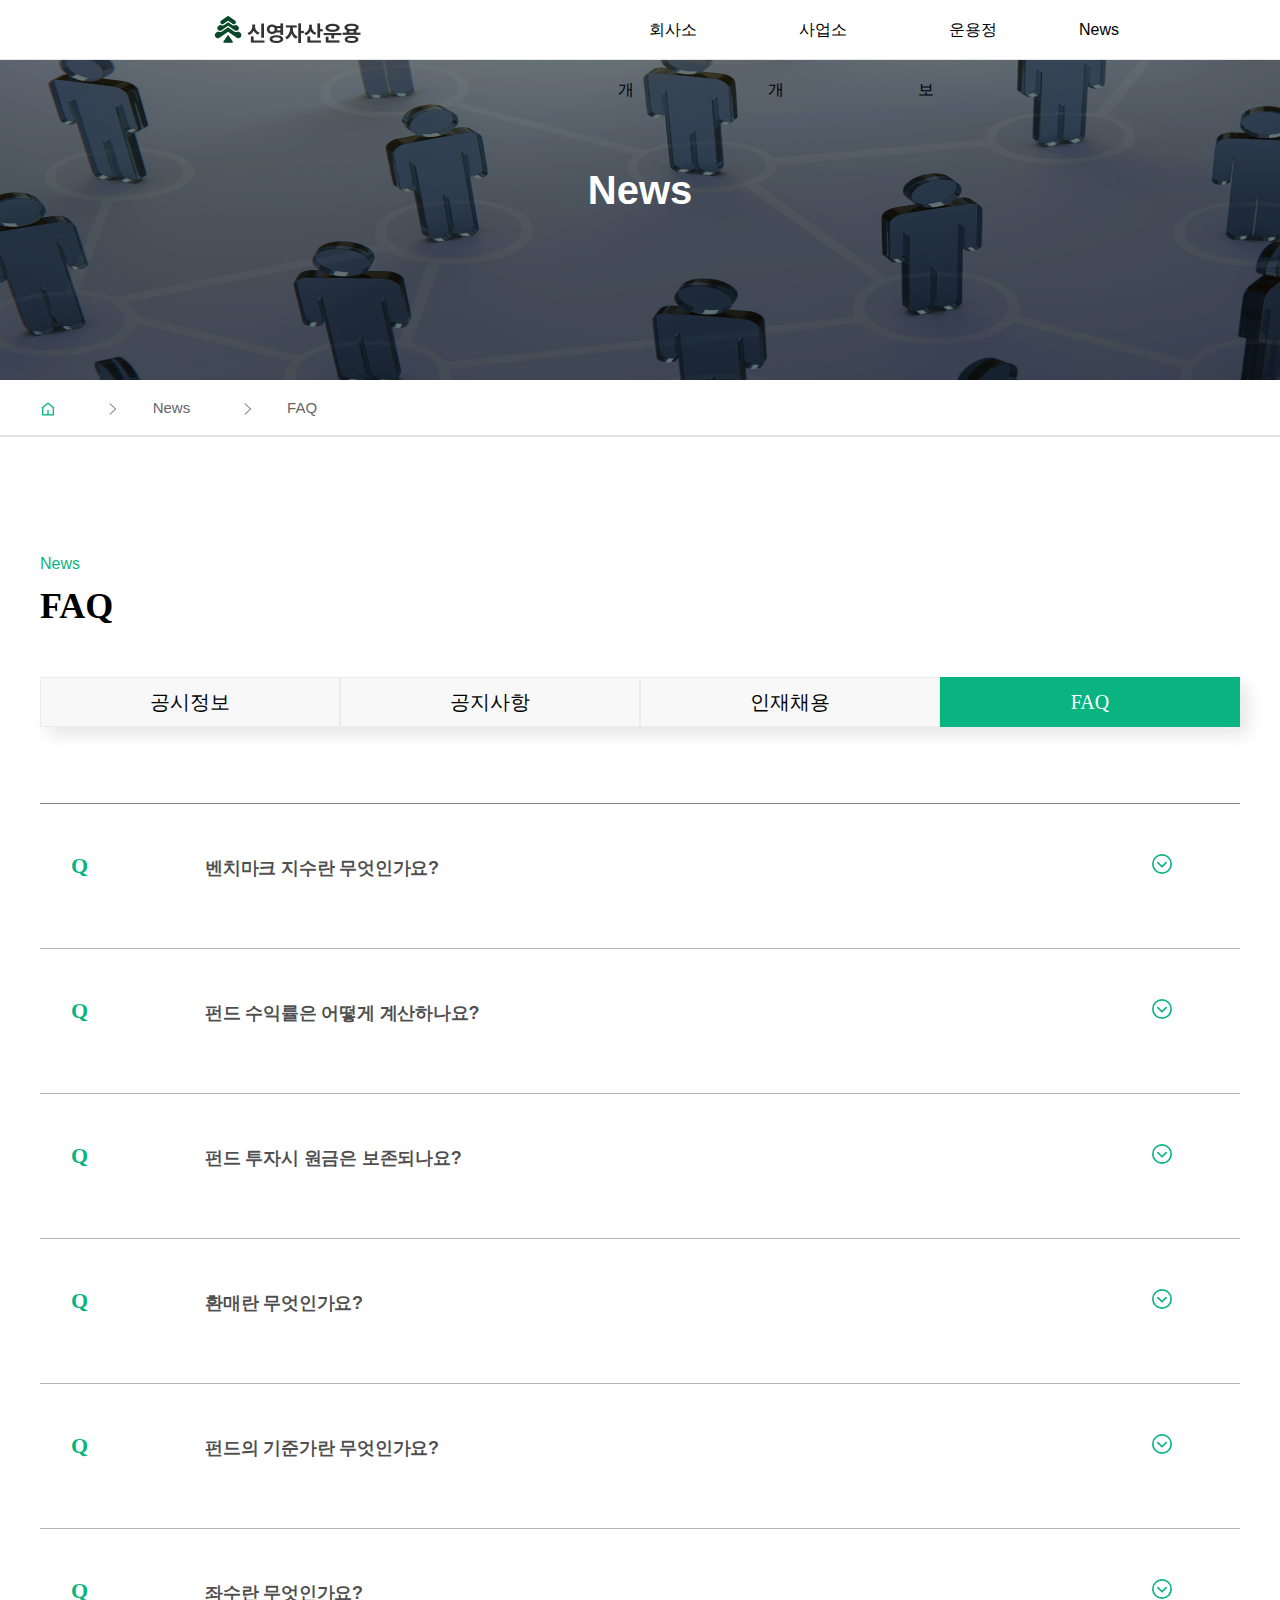
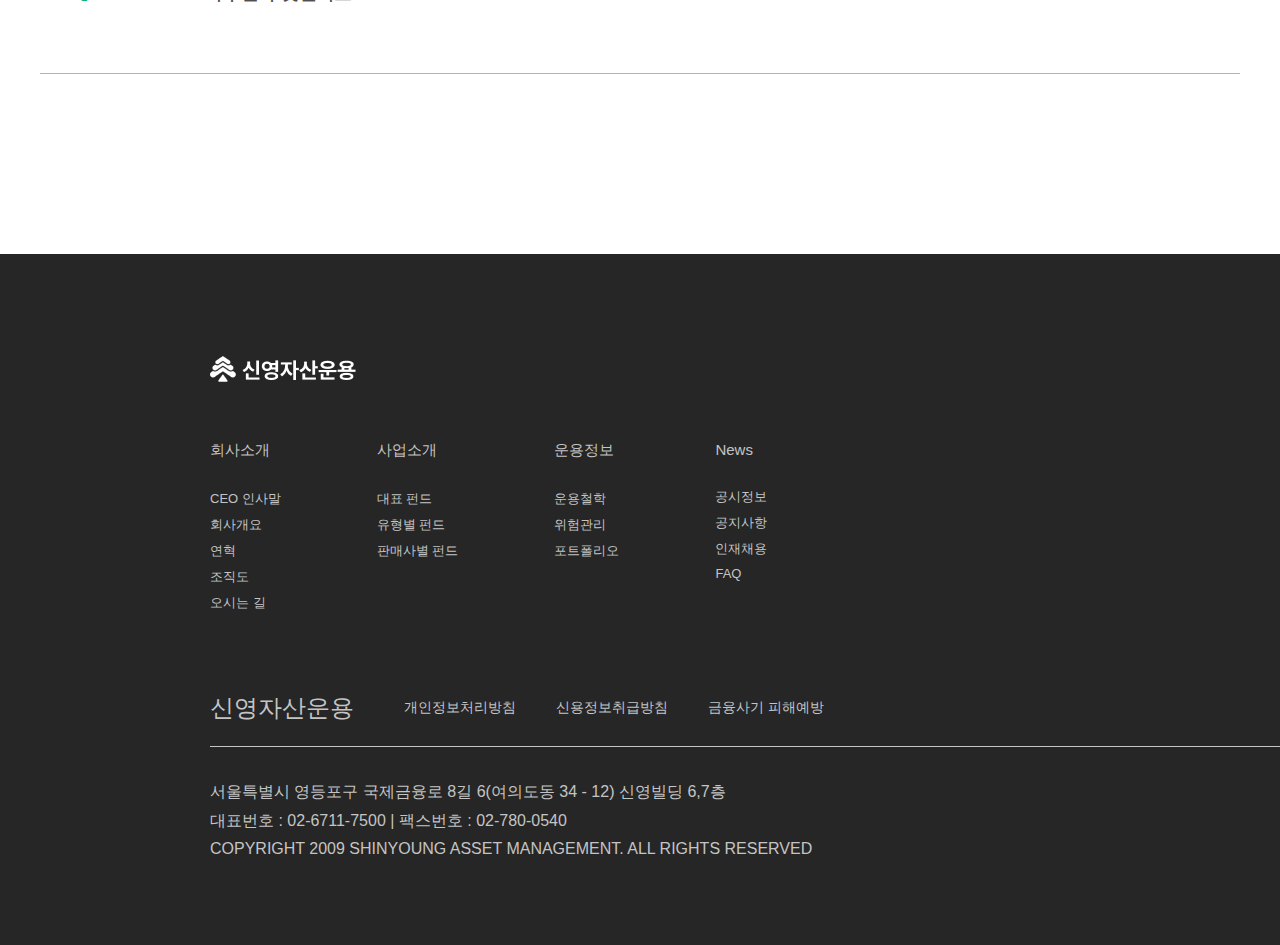
<file: index.copy faq.html>
<!DOCTYPE html>
<html lang="en">

<head>
    <meta charset="UTF-8">
    <meta name="viewport" content="width=device-width, initial-scale=1.0">
    <title>신영자산운용_FAQ</title>
    <script src="js/script.js" defer></script>
    <!-- 파비콘 -->
    <link rel="apple-touch-icon" sizes="180x180" href="assets/apple-touch-icon.png">
    <link rel="icon" type="image/png" sizes="32x32" href="assets/favicon-32x32.png">
    <link rel="icon" type="image/png" sizes="16x16" href="assets/favicon-16x16.png">
    <link rel="manifest" href="assets/site.webmanifest">
    <link rel="mask-icon" href="assets/safari-pinned-tab.svg" color="#5bbad5">
    <meta name="msapplication-TileColor" content="#da532c">
    <meta name="theme-color" content="#ffffff">
    
    <link rel="stylesheet" href="css/default.css">
    <link rel="stylesheet" href="css/fonts.css">
    <link rel="stylesheet" href="css/style.css">    
    <link rel="stylesheet" href="css/subpage_.css">
    <link rel="stylesheet" href="css/subpage_ copy_faq.css">

</head>

<body>
    <header>
        <div class="logo">
            <a href="index.html"><span class="blind">신영자산운용</span></a>            
        </div>
        <nav>
            <ul class="depth1">
                <li><a href="#">회사소개</a>
                    <div class="nav-bg"></div>
                    <ul class="depth2">
                        <li><a href="#">CEO 인사말</a></li>
                        <li><a href="#">회사개요</a></li>
                        <li><a href="#">연혁</a></li>
                        <li><a href="#">조직도</a></li>
                        <li><a href="map.html">오시는 길</a></li>
                    </ul>
                </li>
                <li><a href="#">사업소개</a>
                    <div class="nav-bg"></div>
                    <ul class="depth2">
                        <li><a href="fund_pag.html">대표 펀드</a></li>
                        <li><a href="#">유형별 펀드</a></li>
                        <li><a href="#">판매사별 펀드</a></li>
                    </ul>
                </li>
                <li><a href="#">운용정보</a>
                    <div class="nav-bg"></div>
                    <ul class="depth2">
                        <li><a href="Management_Philosophy.html">운용철학</a></li>
                        <li><a href="#">위험관리</a></li>
                        <li><a href="#">포트폴리오</a></li>
                    </ul>
                </li>
                <li><a href="#">News</a>
                    <div class="nav-bg"></div>
                    <ul class="depth2">
                        <li><a href="index.copy.html">공시정보</a></li>
                        <li><a href="index.copy-2.html">공지사항</a></li>
                        <li><a href="index.copy-3.html">인재채용</a></li>
                        <li><a href="index.copy faq.html">FAQ</a></li>
                    </ul>
                </li>
            </ul>
        </nav>
        <div class="icon">
            <a href="map.html"><span class="blind">오시는길</span></a>
            <select name="" id="rmsduddlgud1">
                <option value="1">EN</option>
                <option value="2">한국어</option>
            </select>
            <div class="arrow"></div>
        </div>
    </header>

    <section>
        <div class="sub-banner">
            <h1 id="text1">News</h1>
        </div>
        <div class="sub-nav">
            <div class="sub-nav-box">
                <a href="index.html">
                    <img class="home_icon" src="images/sub-nav/icon_home.png" alt="home icon">
                </a>
                <img class="next_icon" src="images/sub-nav/icon_next.png" alt="next icon">
                <a href="#">News</a>
                <img class="next_icon" src="images/sub-nav/icon_next.png" alt="next icon">
                <a href="#">FAQ</a>
            </div>
        </div>
    </section>
    <main id="page_news" class="container">
        <div class="page_news_wrap">
            <div class="news_top_text">
                <h5>News</h5>
                <h2>FAQ</h2>
            </div>
            <nav id="news_tap_list">
                <h2>FAQ카테고리</h2>
                <ul id="news_tap_ul">
                    <li>
                        <a href="index.copy.html">
                            <span>공시정보</span>
                        </a>
                    </li>
                    <li>
                        <a href="index.copy-2.html">
                            <span>공지사항</span>
                        </a>
                    </li>
                    <li>
                        <a href="index.copy-3.html">
                            <span>인재채용</span>
                        </a>
                    </li>
                    <li id="first_li">
                        <a href="index.copy faq.html">
                            <span>FAQ</span>
                        </a>
                    </li>
                </ul>
            </nav>

            <div class="info_list">
                <ul id="info_list_ul">
                    <li>
                        <div class="faq">
                            <div class="question">
                                <div id="info_tap_mini"><a href="index.copy faq.html"><span>Q</span></a></div>
                                <div class="main_text_wrap">
                                    <p class="main_text">벤치마크 지수란 무엇인가요?</p>
                                    <p class="img_wrap">
                                        <img src="images/sub/icon-park-outline_down-c.svg" alt="icon">
                                    </p>
                                </div>
                            </div>
                            <div class="answer">
                                <img src="images/sub/Vector (1).svg" alt="a">
                                <p>펀드의 운용성과가 좋은지 알기 위해서는 펀드수익률을 다른 것과 비교해야 하는데 
                                이때 사용하는 기준이 바로 벤치마크입니다. <br>
                                즉, <em><b>벤치마크(BM :BenchMarkd)</b>란 펀드의 수익률을 평가하기 위한 기준 잣대</em>이며, 
                                해당 수익증권이 기대하는 수익의 비교치가 됩니다.
                                <br>
                                <br>
                                판매하는 수익증권의 상품설명에 해당상품의 비교지수에 대한 설명을 하고 있습니다.<br>
                                만일 BM이 종합주가지수( KOSPI)로 되어 있다면, 수익증권의 수익률이 종합주가지수의 상승률보다 커야 
                                훌륭한 투자성과가 나타났다고 할 수 있습니다.<br>비록 수익증권의 수익률이 '-' 이더라도
                                BM의 수익률보다 좋다면 훌륭한 투자성과를 나타낸 것입니다. <br>
                                <em>펀드수익률에서 벤치마크수익률을 뺀 값을 초과수익률</em>이라 하는데 이것이 '+'값이어야 
                                좋은 성과를 나타내는 수익증권이라 할 수 있습니다.
                                <br>
                                <br>
                                주식형 펀드는 주식시장(주가지수), 채권형 펀드는 채권시장(채권지수)이 1차적인 벤치마크가 됩니다.
                                <br>다만, 펀드별 운용제약조건이 각기 다르기때문에 조금씩 다른 요건들이 추가되곤 합니다.</p>
                            </div>
                        </div>
                    </li>
                    <li>
                        <div class="faq">
                            <div class="question">
                                <div id="info_tap_mini"><a href="index.copy faq.html"><span>Q</span></a></div>
                                <div class="main_text_wrap">
                                    <p class="main_text">펀드 수익률은 어떻게 계산하나요?</p>
                                    <p class="img_wrap">
                                        <img 
                                        src="images/sub/icon-park-outline_down-c.svg" alt="icon">
                                    </p>
                                </div>
                            </div>
                            <div class="answer">
                                <img 
                                src="images/sub/Vector (1).svg">
                                <p>수익률을 구하는 산술식은 다음과 같습니다.<br><br>
                                <em><b>수익률 = { (오늘의 기준가/가입일자의 기준가) -1 } * 100(%)</b></em>
                                <br>
                                <br>
                                <br>
                                <span></span>
                                <span></span>
                                <span></span>
                                <span></span>
                            </p>
                            </div>
                        </div>
                    </li>
                    <li>
                        <div class="faq">
                            <div class="question">
                                <div id="info_tap_mini"><a href="index.copy faq.html"><span>Q</span></a></div>
                                <div class="main_text_wrap">
                                    <p class="main_text">펀드 투자시 원금은 보존되나요?</p>
                                    <p class="img_wrap">
                                        <img 
                                        src="images/sub/icon-park-outline_down-c.svg" alt="icon">
                                    </p>
                                </div>
                            </div>
                            <div class="answer">
                                <img  
                                src="images/sub/Vector (1).svg" alt="a">
                                <p>펀드는 원금이 보존되지 않습니다. <br>
                                왜냐하면 펀드에서 투자한 주식, 채권 등 자산가격의 하락으로 펀드 투자실적은 손실발생(원금 손실)이 가능한데,<br>펀드는 이 투자실적을 그대로 돌려주는 실적배당형 금융상품이기 때문입니다.<br>
                                <br>따라서 펀드 투자시에는 가급적 장기투자, 분산투자, 적립식투자의 방법으로 
                                투자하는것이 현명한 방법이라고 판단됩니다.
                            </div>
                        </div>
                    </li>
                    <li>
                        <div class="faq">
                            <div class="question">
                                <div id="info_tap_mini"><a href="index.copy faq.html"><span>Q</span></a></div>
                                <div class="main_text_wrap">
                                    <p class="main_text">환매란 무엇인가요?</p>
                                    <p class="img_wrap">
                                       <img 
                                        src="images/sub/icon-park-outline_down-c.svg" alt="icon">
                                    </p>
                                </div>
                            </div>
                            <div class="answer">
                                <img 
                                src="images/sub/Vector (1).svg" alt="a">
                                <p>
                                    <b><em>환매란</em></b> <em>자산운용사가 고객에게 팔았던 수익증권을 다시 사들인다는 뜻</em> 으로 사용되는 용어입니다.<br>
                                    이것은 자산운용사 입장에서 유래된 말이기 때문에 투자자인 고객의 입장으로 바꾸어 표현하면,
                                    <em>구입했던 수익증권을 팔아 현금과하는 것</em>을 의미합니다. <br>
                                    고객이 수익증권을 환매하려면 수익증권을 구입한 곳에 가서 환매요청을 하시면
                                    됩니다.<br><br>그러나 수익증권 거래는 은행예금거래처럼 돈을 찾겠다고 해서 바로 출금이 가능한 것이 아니라,
                                    며칠의 시간이 소요됩니다.<br> 투자신탁 약관에서 정해진 기간 이내에 환매를 요청할 경우 이익금의 범위 내에서 일정
                                    액의 환매수수료를 부과합니다.<br><br> 이는 약속한 기간을 채우지 못했을 경우 물어야 하는 벌금 같은 성격으로,
                                    이익이 난 경우에만 이익금의 범위 내에서 정해진 금액을 공제합니다.
                                </p>
                            </div>
                        </div>
                    </li>
                    <li>
                        <div class="faq">
                            <div class="question">
                                <div id="info_tap_mini"><a href="index.copy faq.html"><span>Q</span></a></div>
                                <div class="main_text_wrap">
                                    <p class="main_text">펀드의 기준가란 무엇인가요?</p>
                                    <p class="img_wrap">
                                        <img 
                                        src="images/sub/icon-park-outline_down-c.svg" alt="icon">
                                    </p>
                                </div>
                            </div>
                            <div class="answer">
                                <img 
                                src="images/sub/Vector (1).svg" alt="a">
                                <p>
                                <b><em>기준가격이란</em></b><em>'펀드의 가치'와 동일한 개념으로 일정시점의 펀드의 실질가치를 나타내는 펀드의 가격</em>을
                                말합니다.<br>즉, 펀드가 시장에서 주식 및 채권 등에 투자해 얻은 운용의 결과가 반영된 펀드의 순자산 가치를
                                나타냅니다.<br>또한, 기준가는 투자자들이 투자자금으로 수익증권을 매입 및 환매 거래시에 '기준'이 되는 '가격'입니다.
                                <br><br>그러나 일반적으로는 펀드의 수량단위는 '좌수'로서 최초로 설정한 날의 기준가는 1좌당 1원으로 계산하며,<br>1,000좌
                                를 기준으로 1,000원으로 계산, 다음날부터는 펀드의 운용성과에 따라 매일 변화하게 됩니다.<br><br>예를들어
                                펀드 속에 있는 주식이나 채권의 가격이 상승하면 기준가격은 상승하고, 반대의경우에는 하락하게 됩니다.<br>
                                따라서 기준가격을 구하는 산술식은 다음과 같습니다. 이렇게 계산된 기준가격은 소수점 셋째자리에서 반올림합니다.
                                <br>
                                <br><b><em>
                                기준가격 = (펀드의 순자산 총액/ 총좌수) * 1,000</em>
                                </b>
                                </p>
                            </div>
                        </div>
                    </li>
                    <li>
                        <div class="faq">
                            <div class="question">
                                <div id="info_tap_mini"><a href="index.copy faq.html"><span>Q</span></a></div>
                                <div class="main_text_wrap">
                                    <p class="main_text">좌수란 무엇인가요?</p>
                                    <p class="img_wrap">
                                        <img src="images/sub/icon-park-outline_down-c.svg" alt="icon">
                                    </p>
                                </div>
                            </div>
                            <div class="answer">
                                <img 
                                src="images/sub/Vector (1).svg" alt="a">
                                <p>
                                좌수는 수익증권의 수량을 말하는 것으로 만약 1,000만원으로 기준가격 1,250원짜리 수익증권을
                                구입하였다면,<br>산술식은 다음과 같습니다.
                                <br>
                                <br><b>
                                <em>좌수 = (10,000,000원/ 1,250원) * 1,000 = 8,000,000</em></b><br>
                                <br>
                                따라서 8,000,000좌의 수익증권을 구립한 것이 됩니다.<br>수익증권의 기준가격이 대게 1,000원 단위로
                                표시되기 때문에 1,000을 곱하는 것입니다.
                                </p>
                            </div>
                        </div>
                    </li>
                </ul>
            </div>
        </div>
    </main>

    <footer>
        <h1><img src="images/header/logo2.png" alt="신영자산운용"></h1>
        <ul class="depth1">
            <li><a href="#">회사소개</a>
                <ul class="depth2">
                    <li><a href="#">CEO 인사말</a></li>
                    <li><a href="#">회사개요</a></li>
                    <li><a href="#">연혁</a></li>
                    <li><a href="#">조직도</a></li>
                    <li><a href="map.html">오시는 길</a></li>
                </ul>
            </li>
            <li><a href="#">사업소개</a>
                <ul class="depth2">
                    <li><a href="fund_pag.html">대표 펀드</a></li>
                    <li><a href="#">유형별 펀드</a></li>
                    <li><a href="#">판매사별 펀드</a></li>
                </ul>
            </li>
            <li><a href="#">운용정보</a>
                <ul class="depth2">
                    <li><a href="Management_Philosophy.html">운용철학</a></li>
                    <li><a href="#">위험관리</a></li>
                    <li><a href="#">포트폴리오</a></li>
                </ul>
            </li>
            <li><a href="#">News</a>
                <ul class="depth2">
                    <li><a href="index.copy.html">공시정보</a></li>
                    <li><a href="index.copy-2.html">공지사항</a></li>
                    <li><a href="index.copy-3.html">인재채용</a></li>
                    <li><a href="index.copy faq.html">FAQ</a></li>
                </ul>
            </li>
        </ul>
        <div class="clause">
            <div>
                <a href="index.html">신영자산운용</a>
                <p>개인정보처리방침</p>
                <p>신용정보취급방침</p>
                <p>금융사기 피해예방</p>
            </div>
            <div class="language">
                <p>Language</p>
                <select name="" id="rmsduddlgud2">
                    <option value="1">한국어</option>
                    <option value="2">EN</option>
                </select>
            </div>
        </div>
        <div class="address">
            <p>서울특별시 영등포구 국제금융로 8길 6(여의도동 34 - 12) 신영빌딩 6,7층</p>
            <p>대표번호 : 02-6711-7500 | 팩스번호 : 02-780-0540</p>
            <p>COPYRIGHT 2009 SHINYOUNG ASSET MANAGEMENT. ALL RIGHTS RESERVED</p>
        </div>
    </footer> 
</body>
 
</html>
</file>
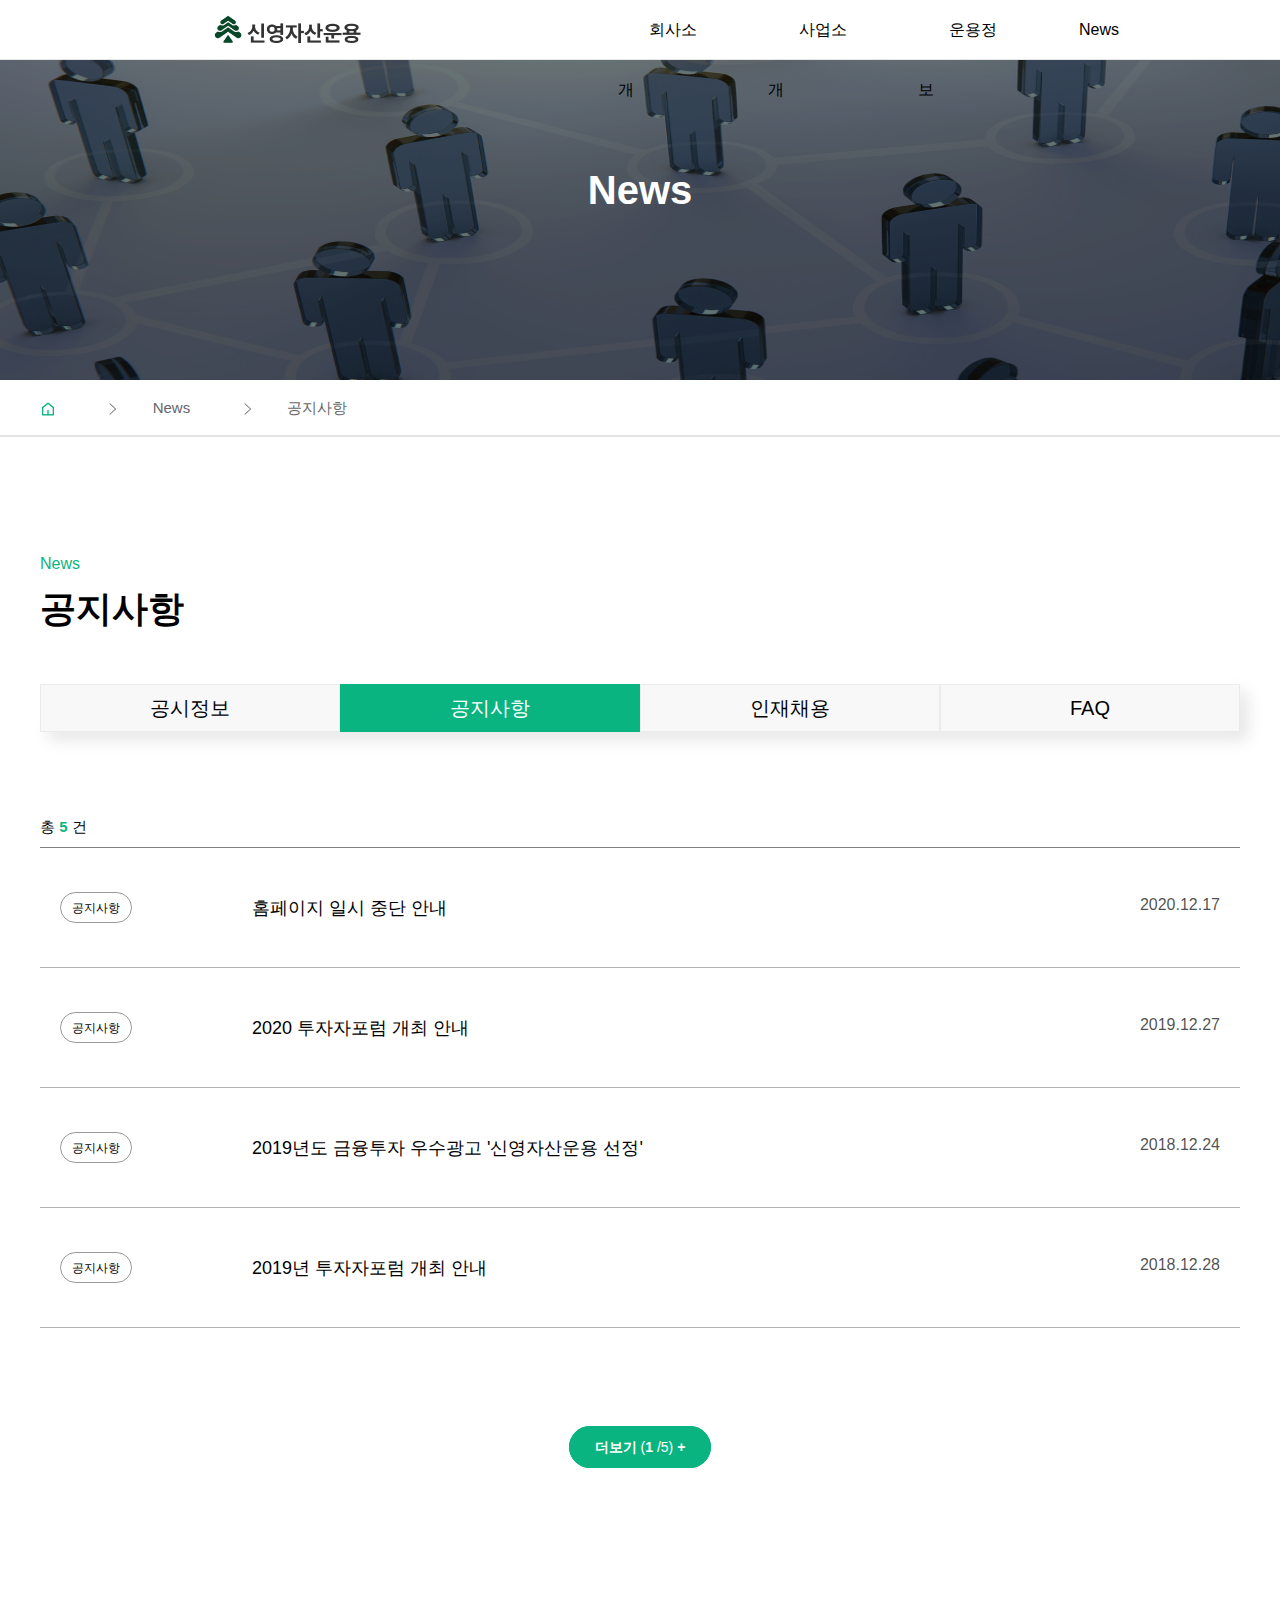
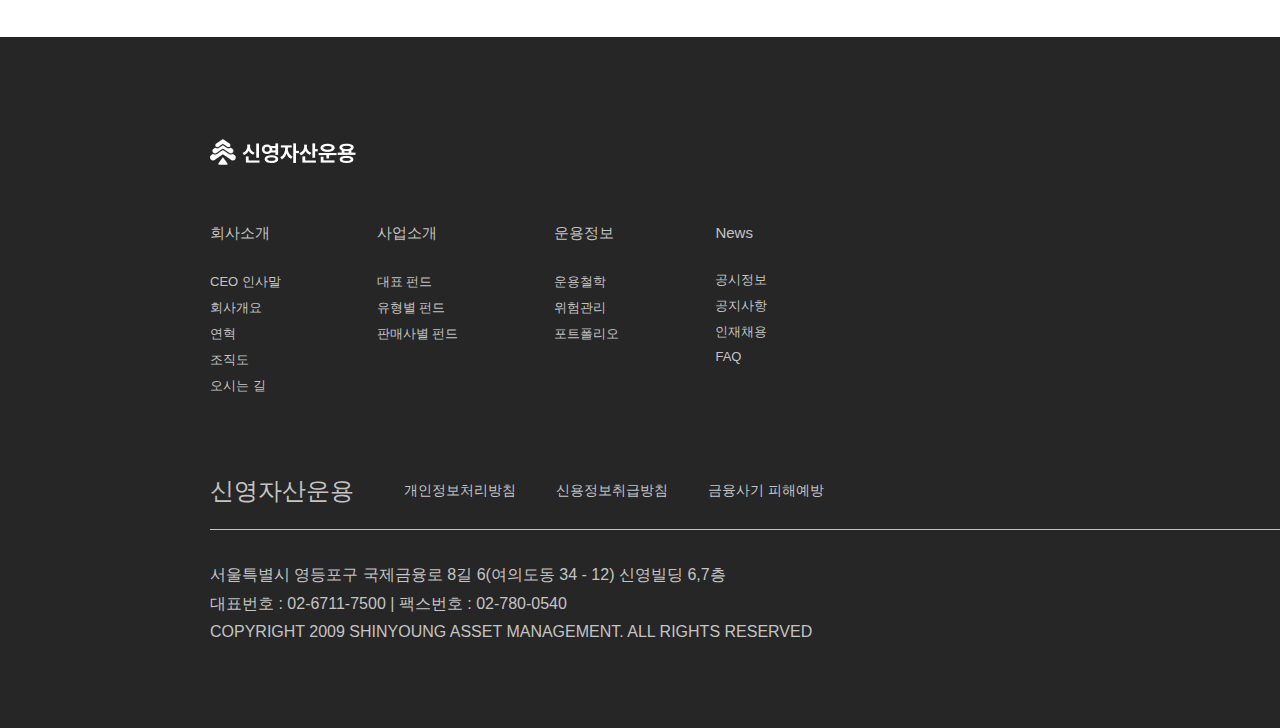
<file: index.copy-2.html>
<!DOCTYPE html>
<html lang="en">

<head>
    <meta charset="UTF-8">
    <meta name="viewport" content="width=device-width, initial-scale=1.0">
    <title>신영자산운용_공지사항</title>
    <script src="js/script.js" defer></script>
    <!-- 파비콘 -->
    <link rel="apple-touch-icon" sizes="180x180" href="assets/apple-touch-icon.png">
    <link rel="icon" type="image/png" sizes="32x32" href="assets/favicon-32x32.png">
    <link rel="icon" type="image/png" sizes="16x16" href="assets/favicon-16x16.png">
    <link rel="manifest" href="assets/site.webmanifest">
    <link rel="mask-icon" href="assets/safari-pinned-tab.svg" color="#5bbad5">
    <meta name="msapplication-TileColor" content="#da532c">
    <meta name="theme-color" content="#ffffff">
    
    <link rel="stylesheet" href="css/default.css">
    <link rel="stylesheet" href="css/fonts.css">
    <link rel="stylesheet" href="css/style.css">    
    <link rel="stylesheet" href="css/subpage_ copy2 copy.css">
</head>

<body>
    <header>
        <div class="logo">
            <a href="index.html"><span class="blind">신영자산운용</span></a>
        </div>
        <nav>
            <ul class="depth1">
                <li><a href="#">회사소개</a>
                    <div class="nav-bg"></div>
                    <ul class="depth2">
                        <li><a href="#">CEO 인사말</a></li>
                        <li><a href="#">회사개요</a></li>
                        <li><a href="#">연혁</a></li>
                        <li><a href="#">조직도</a></li>
                        <li><a href="map.html">오시는 길</a></li>
                    </ul>
                </li>
                <li><a href="#">사업소개</a>
                    <div class="nav-bg"></div>
                    <ul class="depth2">
                        <li><a href="fund_pag.html">대표 펀드</a></li>
                        <li><a href="#">유형별 펀드</a></li>
                        <li><a href="#">판매사별 펀드</a></li>
                    </ul>
                </li>
                <li><a href="#">운용정보</a>
                    <div class="nav-bg"></div>
                    <ul class="depth2">
                        <li><a href="Management_Philosophy.html">운용철학</a></li>
                        <li><a href="#">위험관리</a></li>
                        <li><a href="#">포트폴리오</a></li>
                    </ul>
                </li>
                <li><a href="#">News</a>
                    <div class="nav-bg"></div>
                    <ul class="depth2">
                        <li><a href="index.copy.html">공시정보</a></li>
                        <li><a href="index.copy-2.html">공지사항</a></li>
                        <li><a href="index.copy-3.html">인재채용</a></li>
                        <li><a href="index.copy faq.html">FAQ</a></li>
                    </ul>
                </li>
            </ul>
        </nav>
        <div class="icon">
            <a href="map.html"><span class="blind">오시는길</span></a>
            <select name="" id="rmsduddlgud1">
                <option value="1">EN</option>
                <option value="2">한국어</option>
            </select>
            <div class="arrow"></div>
        </div>
    </header>

    <section>
        <div class="sub-banner">
            <h1 id="text1">News</h1>
        </div>
        <div class="sub-nav">
            <div class="sub-nav-box">
                <a href="index.html">
                    <img class="home_icon" src="images/sub-nav/icon_home.png" alt="home icon">
                </a>
                <img class="next_icon" src="images/sub-nav/icon_next.png" alt="next icon">
                <a href="#">News</a>
                <img class="next_icon" src="images/sub-nav/icon_next.png" alt="next icon">
                <a href="#">공지사항</a>
            </div>
        </div>
    </section>
    <main id="page_news" class="container">
        <div class="page_news_wrap">
            <div class="news_top_text">
                <h5>News</h5>
                <h2>공지사항</h2>
            </div>
            <nav id="news_tap_list">
                <h2>공지사항카테고리</h2>
                <ul id="news_tap_ul">
                    <li>
                        <a href="index.copy.html">
                            <span>공시정보</span>
                        </a>
                    </li>
                    <li id="first_li">
                        <a href="index.copy-2.html">
                            <span>공지사항</span>
                        </a>
                    </li>
                    <li>
                        <a href="index.copy-3.html">
                            <span>인재채용</span>
                        </a>
                    </li>
                    <li>
                        <a href="index.copy faq.html">
                            <span>FAQ</span>
                        </a>
                    </li>
                </ul>
            </nav>

            <div id="list_total">
                <span>
                    총
                    <b>5</b>
                    건
                </span>
            </div>

            <div class="info_list">
                <ul id="info_list_ul">
                    <li>
                        <div>
                            <div id="info_tap_mini"><a href="#"><span>공지사항</span></a></div>
                            <div class="main_text_wrap">
                                <a href="#">
                                    <span class="main_text">홈페이지 일시 중단 안내</span>
                                </a>
                                <p>2020.12.17</p>
                            </div>
                        </div>
                    </li>
                    <li>
                        <div>
                            <div id="info_tap_mini"><a href="#"><span>공지사항</span></a></div>
                            <div class="main_text_wrap">
                                <a href="#">
                                    <span class="main_text">2020 투자자포럼 개최 안내</span>
                                </a>
                                <p>2019.12.27</p>
                            </div>
                        </div>
                    </li>
                    <li>
                        <div>
                            <div id="info_tap_mini"><a href="#"><span>공지사항</span></a></div>
                            <div class="main_text_wrap">
                                <a href="#">
                                    <span class="main_text">2019년도 금융투자 우수광고 '신영자산운용 선정'</span>
                                </a>
                                <p>2018.12.24</p>
                            </div>
                        </div>
                    </li>
                    <li>
                        <div>
                            <div id="info_tap_mini"><a href="#"><span>공지사항</span></a></div>
                            <div class="main_text_wrap">
                            <a href="#">
                                    <span class="main_text">2019년 투자자포럼 개최 안내</span>
                                </a>
                                <p>2018.12.28</p>
                            </div>
                        </div>
                    </li>
                </ul>
            </div>
            <div class="btn_flexbox">
                <div class="more_view_btn">
                    <a href="#"><span><b>더보기 </b>(<b>1</b> /5) <b>+</b></span></a>
                </div>
            </div>
        </div>

    </main>


    <footer>
        <h1><img src="images/header/logo2.png" alt="신영자산운용"></h1>
        <ul class="depth1">
            <li><a href="#">회사소개</a>
                <ul class="depth2">
                    <li><a href="#">CEO 인사말</a></li>
                    <li><a href="#">회사개요</a></li>
                    <li><a href="#">연혁</a></li>
                    <li><a href="#">조직도</a></li>
                    <li><a href="map.html">오시는 길</a></li>
                </ul>
            </li>
            <li><a href="#">사업소개</a>
                <ul class="depth2">
                    <li><a href="fund_pag.html">대표 펀드</a></li>
                    <li><a href="#">유형별 펀드</a></li>
                    <li><a href="#">판매사별 펀드</a></li>
                </ul>
            </li>
            <li><a href="#">운용정보</a>
                <ul class="depth2">
                    <li><a href="Management_Philosophy.html">운용철학</a></li>
                    <li><a href="#">위험관리</a></li>
                    <li><a href="#">포트폴리오</a></li>
                </ul>
            </li>
            <li><a href="#">News</a>
                <ul class="depth2">
                    <li><a href="index.copy.html">공시정보</a></li>
                    <li><a href="index.copy-2.html">공지사항</a></li>
                    <li><a href="index.copy-3.html">인재채용</a></li>
                    <li><a href="index.copy faq.html">FAQ</a></li>
                </ul>
            </li>
        </ul>
        <div class="clause">
            <div>
                <a href="index.html">신영자산운용</a>
                <p>개인정보처리방침</p>
                <p>신용정보취급방침</p>
                <p>금융사기 피해예방</p>
            </div>
            <div class="language">
                <p>Language</p>
                <select name="" id="rmsduddlgud2">
                    <option value="1">한국어</option>
                    <option value="2">EN</option>
                </select>
            </div>
        </div>
        <div class="address">
            <p>서울특별시 영등포구 국제금융로 8길 6(여의도동 34 - 12) 신영빌딩 6,7층</p>
            <p>대표번호 : 02-6711-7500 | 팩스번호 : 02-780-0540</p>
            <p>COPYRIGHT 2009 SHINYOUNG ASSET MANAGEMENT. ALL RIGHTS RESERVED</p>
        </div>
    </footer> 
</body>
 
</html>
</file>
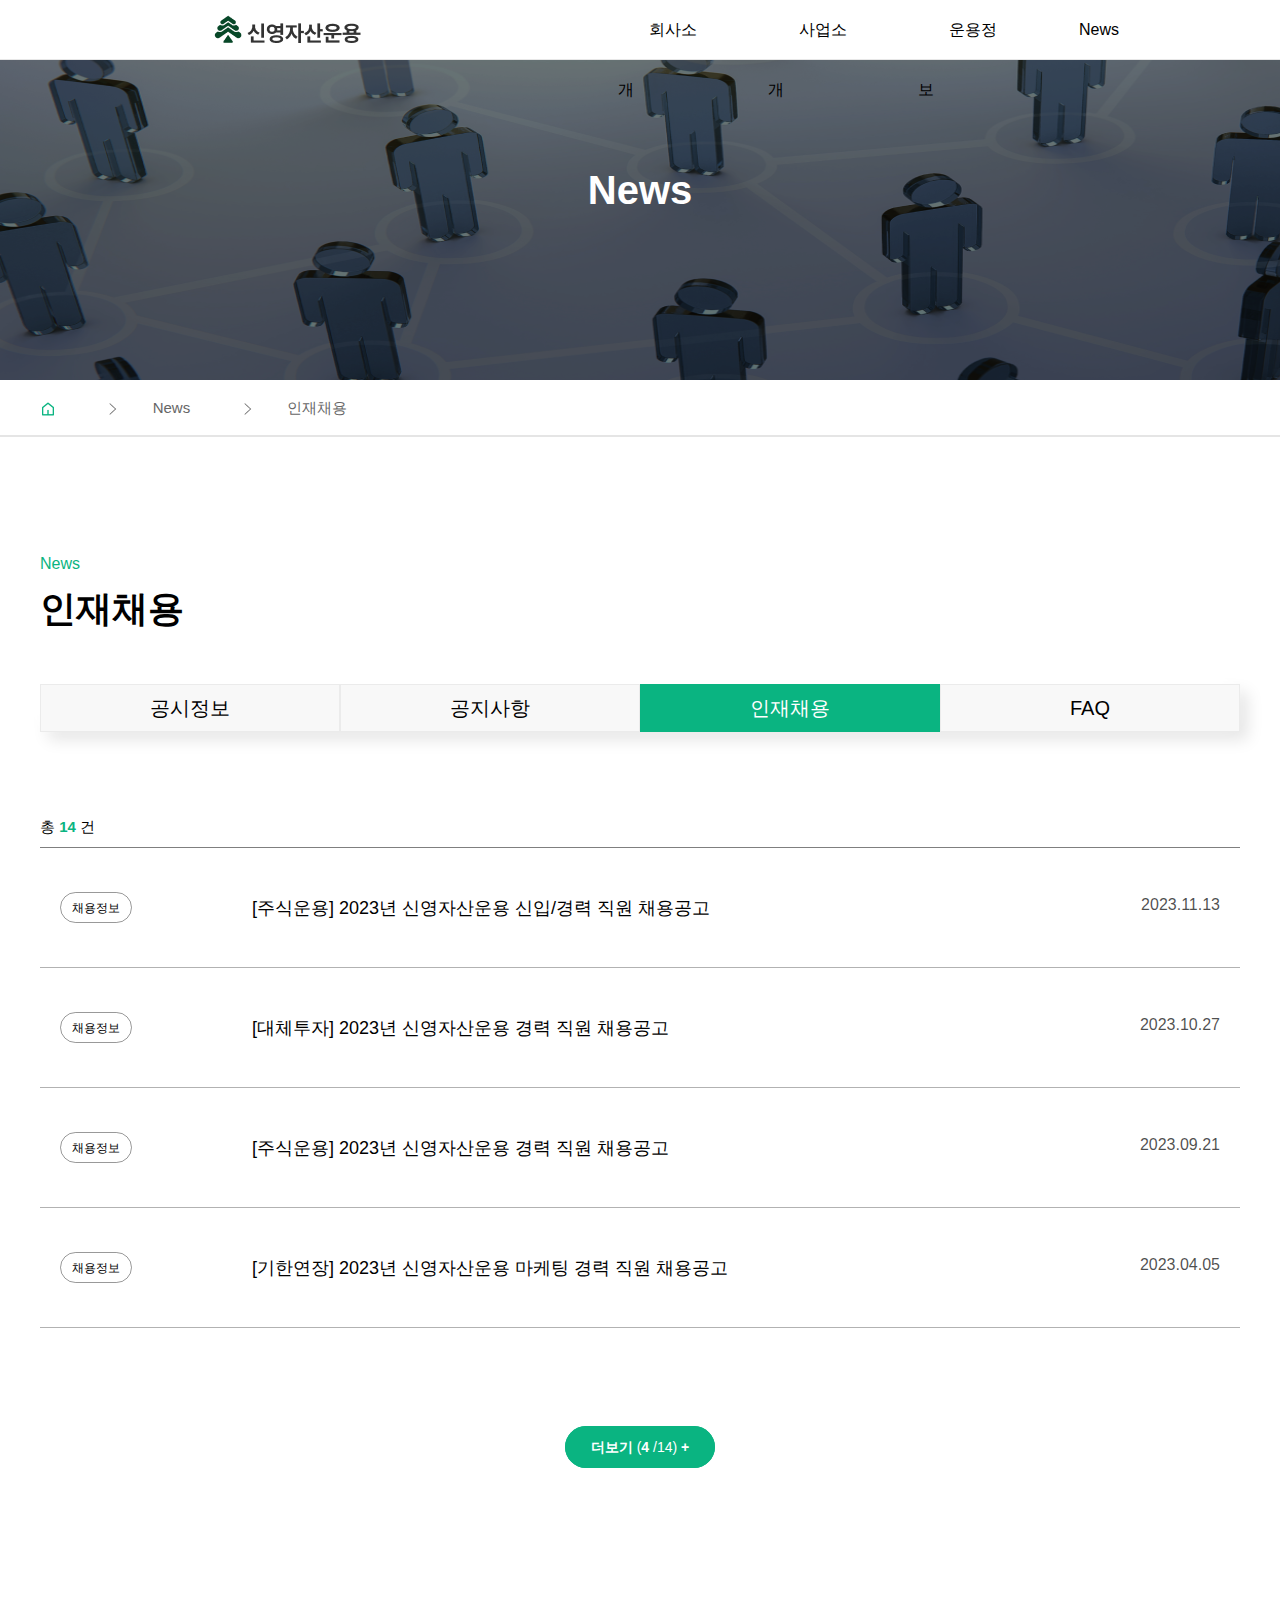
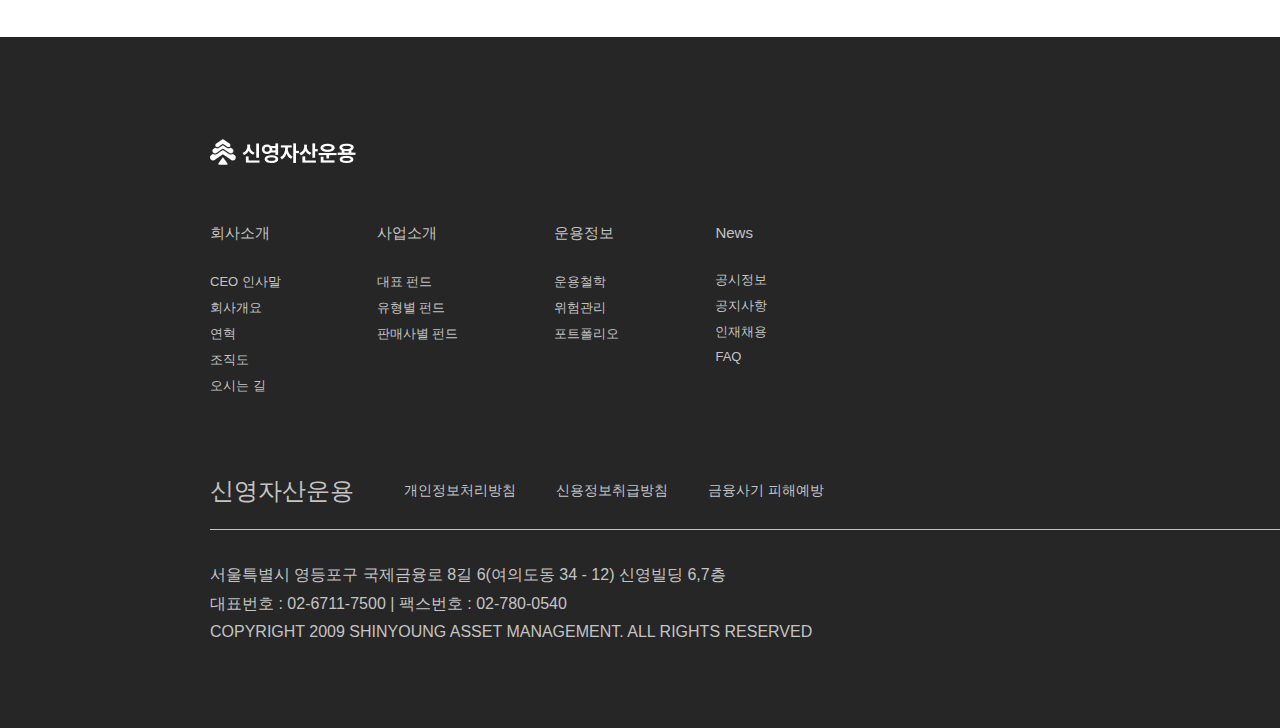
<file: index.copy-3.html>
<!DOCTYPE html>
<html lang="en">

<head>
    <meta charset="UTF-8">
    <meta name="viewport" content="width=device-width, initial-scale=1.0">
    <title>신영자산운용_인재채용</title>
    <script src="js/script.js" defer></script>
    <!-- 파비콘 -->
    <link rel="apple-touch-icon" sizes="180x180" href="assets/apple-touch-icon.png">
    <link rel="icon" type="image/png" sizes="32x32" href="assets/favicon-32x32.png">
    <link rel="icon" type="image/png" sizes="16x16" href="assets/favicon-16x16.png">
    <link rel="manifest" href="assets/site.webmanifest">
    <link rel="mask-icon" href="assets/safari-pinned-tab.svg" color="#5bbad5">
    <meta name="msapplication-TileColor" content="#da532c">
    <meta name="theme-color" content="#ffffff">
    
    <link rel="stylesheet" href="css/default.css">
    <link rel="stylesheet" href="css/fonts.css">
    <link rel="stylesheet" href="css/style.css">    
    <link rel="stylesheet" href="css/subpage_ copy3 copy.css">
</head>

<body>
    <header>
        <div class="logo">
            <a href="index.html"><span class="blind">신영자산운용</span></a>
        </div>
        <nav>
            <ul class="depth1">
                <li><a href="#">회사소개</a>
                    <div class="nav-bg"></div>
                    <ul class="depth2">
                        <li><a href="#">CEO 인사말</a></li>
                        <li><a href="#">회사개요</a></li>
                        <li><a href="#">연혁</a></li>
                        <li><a href="#">조직도</a></li>
                        <li><a href="map.html">오시는 길</a></li>
                    </ul>
                </li>
                <li><a href="#">사업소개</a>
                    <div class="nav-bg"></div>
                    <ul class="depth2">
                        <li><a href="fund_pag.html">대표 펀드</a></li>
                        <li><a href="#">유형별 펀드</a></li>
                        <li><a href="#">판매사별 펀드</a></li>
                    </ul>
                </li>
                <li><a href="#">운용정보</a>
                    <div class="nav-bg"></div>
                    <ul class="depth2">
                        <li><a href="Management_Philosophy.html">운용철학</a></li>
                        <li><a href="#">위험관리</a></li>
                        <li><a href="#">포트폴리오</a></li>
                    </ul>
                </li>
                <li><a href="#">News</a>
                    <div class="nav-bg"></div>
                    <ul class="depth2">
                        <li><a href="index.copy.html">공시정보</a></li>
                        <li><a href="index.copy-2.html">공지사항</a></li>
                        <li><a href="index.copy-3.html">인재채용</a></li>
                        <li><a href="index.copy faq.html">FAQ</a></li>
                    </ul>
                </li>
            </ul>
        </nav>
        <div class="icon">
            <a href="map.html"><span class="blind">오시는길</span></a>
            <select name="" id="rmsduddlgud1">
                <option value="1">EN</option>
                <option value="2">한국어</option>
            </select>
            <div class="arrow"></div>
        </div>
    </header>

    <section>
        <div class="sub-banner">
            <h1 id="text1">News</h1>
        </div>
        <div class="sub-nav">
            <div class="sub-nav-box">
                <a href="index.html">
                    <img class="home_icon" src="images/sub-nav/icon_home.png" alt="home icon">
                </a>
                <img class="next_icon" src="images/sub-nav/icon_next.png" alt="next icon">
                <a href="#">News</a>
                <img class="next_icon" src="images/sub-nav/icon_next.png" alt="next icon">
                <a href="#">인재채용</a>
            </div>
        </div>
    </section>
    <main id="page_news" class="container">
        <div class="page_news_wrap">
            <div class="news_top_text">
                <h5>News</h5>
                <h2>인재채용</h2>
            </div>
            <nav id="news_tap_list">
                <h2>인재채용카테고리</h2>
                <ul id="news_tap_ul">
                    <li>
                        <a href="index.copy.html">
                            <span>공시정보</span>
                        </a>
                    </li>
                    <li>
                        <a href="index.copy-2.html">
                            <span>공지사항</span>
                        </a>
                    </li>
                    <li id="first_li">
                        <a href="index.copy-3.html">
                            <span>인재채용</span>
                        </a>
                    </li>
                    <li>
                        <a href="index.copy faq.html">
                            <span>FAQ</span>
                        </a>
                    </li>
                </ul>
            </nav>

            <div id="list_total">
                <span>
                    총
                    <b>14</b>
                    건
                </span>
            </div>

            <div class="info_list">
                <ul id="info_list_ul">
                    <li>
                        <div>
                            <div id="info_tap_mini"><a href="#"><span>채용정보</span></a></div>
                            <div class="main_text_wrap">
                                <a href="#">
                                    <span class="main_text">[주식운용] 2023년 신영자산운용 신입/경력 직원 채용공고</span>
                                </a>
                                <p>2023.11.13</p>
                            </div>
                        </div>
                    </li>
                    <li>
                        <div>
                            <div id="info_tap_mini"><a href="#"><span>채용정보</span></a></div>
                            <div class="main_text_wrap">
                                <a href="#">
                                    <span class="main_text">[대체투자] 2023년 신영자산운용 경력 직원 채용공고</span>
                                </a>
                                <p>2023.10.27</p>
                            </div>
                        </div>
                    </li>
                    <li>
                        <div>
                            <div id="info_tap_mini"><a href="#"><span>채용정보</span></a></div>
                            <div class="main_text_wrap">
                                <a href="#">
                                    <span class="main_text">[주식운용] 2023년 신영자산운용 경력 직원 채용공고</span>
                                </a>
                                <p>2023.09.21</p>
                            </div>
                        </div>
                    </li>
                    <li>
                        <div>
                            <div id="info_tap_mini"><a href="#"><span>채용정보</span></a></div>
                            <div class="main_text_wrap">
                            <a href="#">
                                    <span class="main_text">[기한연장] 2023년 신영자산운용 마케팅 경력 직원 채용공고</span>
                                </a>
                                <p>2023.04.05</p>
                            </div>
                        </div>
                    </li>
                </ul>
            </div>
            <div class="btn_flexbox">
                <div class="more_view_btn">
                    <a href="#"><span><b>더보기 </b>(<b>4</b> /14) <b> +</b></span></a>
                </div>
            </div>
        </div>

    </main>


    <footer>
        <h1><img src="images/header/logo2.png" alt="신영자산운용"></h1>
        <ul class="depth1">
            <li><a href="#">회사소개</a>
                <ul class="depth2">
                    <li><a href="#">CEO 인사말</a></li>
                    <li><a href="#">회사개요</a></li>
                    <li><a href="#">연혁</a></li>
                    <li><a href="#">조직도</a></li>
                    <li><a href="map.html">오시는 길</a></li>
                </ul>
            </li>
            <li><a href="#">사업소개</a>
                <ul class="depth2">
                    <li><a href="fund_pag.html">대표 펀드</a></li>
                    <li><a href="#">유형별 펀드</a></li>
                    <li><a href="#">판매사별 펀드</a></li>
                </ul>
            </li>
            <li><a href="#">운용정보</a>
                <ul class="depth2">
                    <li><a href="Management_Philosophy.html">운용철학</a></li>
                    <li><a href="#">위험관리</a></li>
                    <li><a href="#">포트폴리오</a></li>
                </ul>
            </li>
            <li><a href="#">News</a>
                <ul class="depth2">
                    <li><a href="index.copy.html">공시정보</a></li>
                    <li><a href="index.copy-2.html">공지사항</a></li>
                    <li><a href="index.copy-3.html">인재채용</a></li>
                    <li><a href="index.copy faq.html">FAQ</a></li>
                </ul>
            </li>
        </ul>
        <div class="clause">
            <div>
                <a href="index.html">신영자산운용</a>
                <p>개인정보처리방침</p>
                <p>신용정보취급방침</p>
                <p>금융사기 피해예방</p>
            </div>
            <div class="language">
                <p>Language</p>
                <select name="" id="rmsduddlgud2">
                    <option value="1">한국어</option>
                    <option value="2">EN</option>
                </select>
            </div>
        </div>
        <div class="address">
            <p>서울특별시 영등포구 국제금융로 8길 6(여의도동 34 - 12) 신영빌딩 6,7층</p>
            <p>대표번호 : 02-6711-7500 | 팩스번호 : 02-780-0540</p>
            <p>COPYRIGHT 2009 SHINYOUNG ASSET MANAGEMENT. ALL RIGHTS RESERVED</p>
        </div>
    </footer> 
</body>
 
</html>
</file>
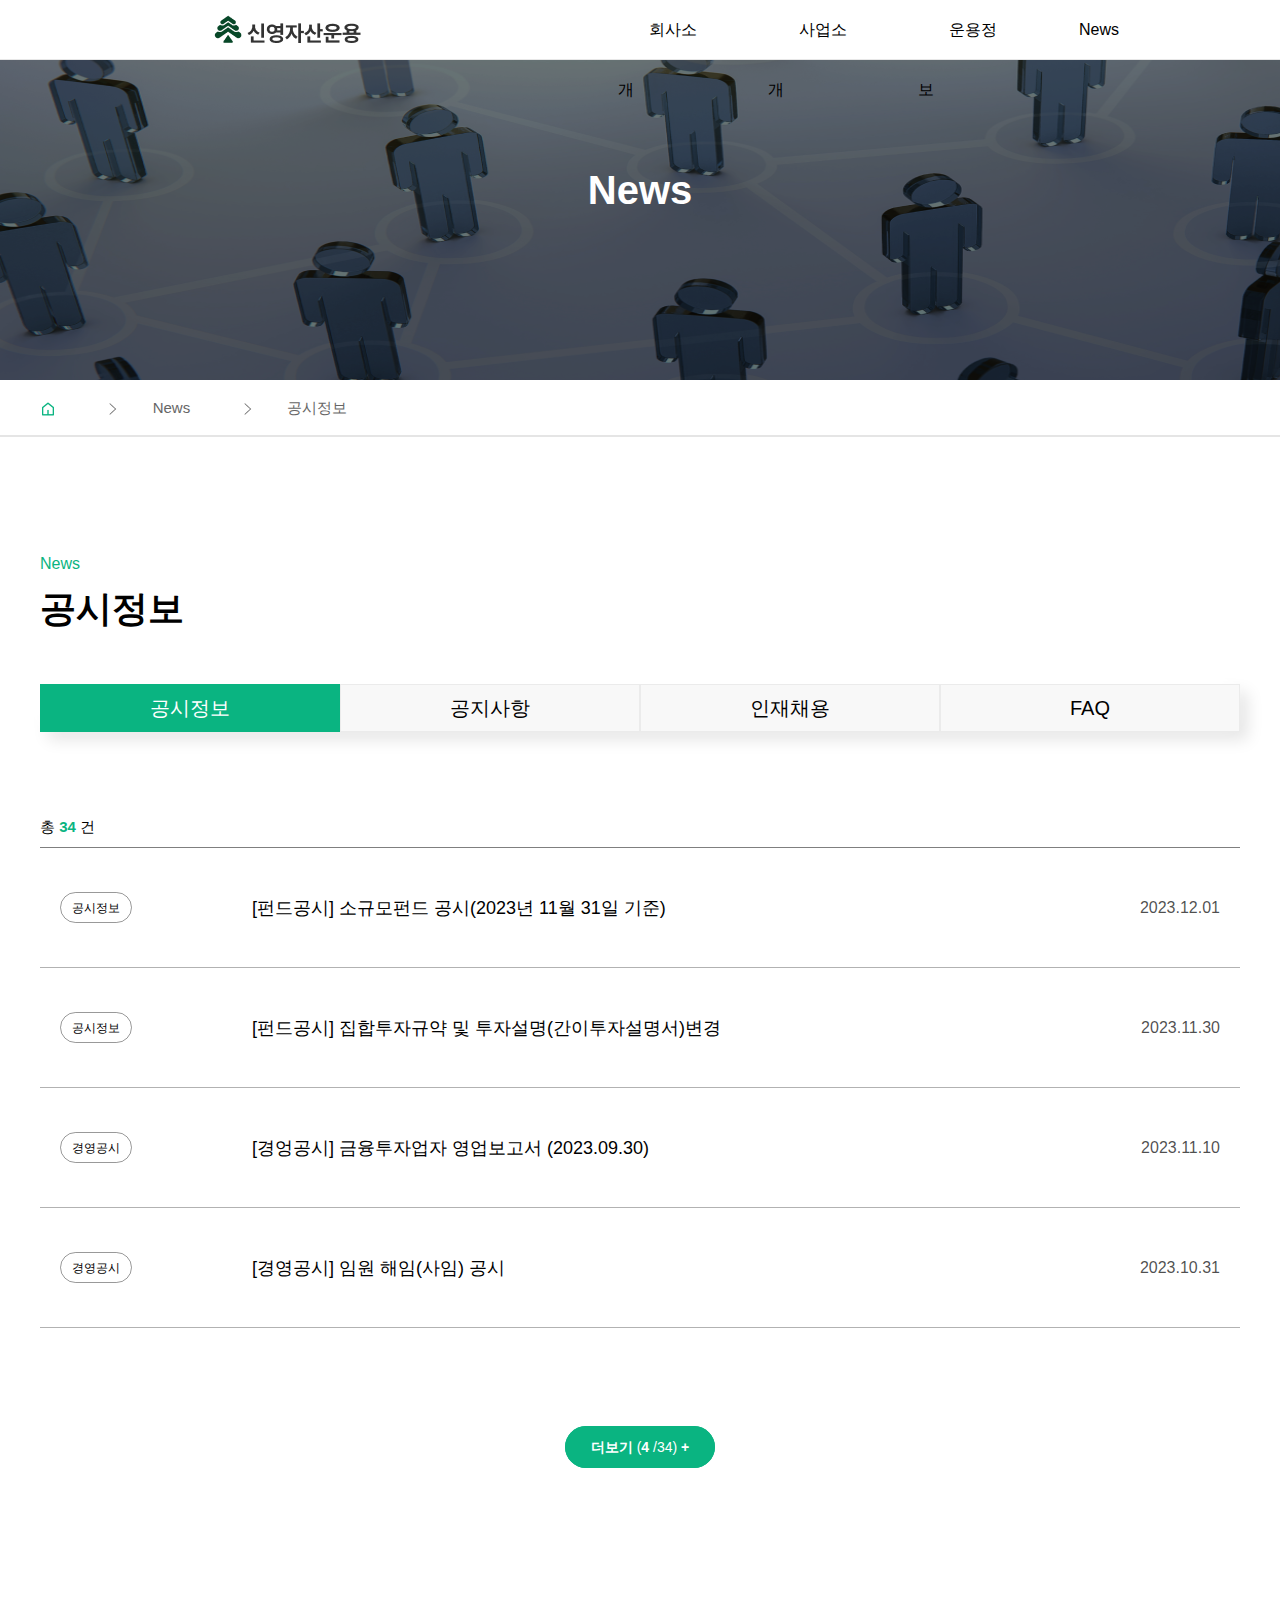
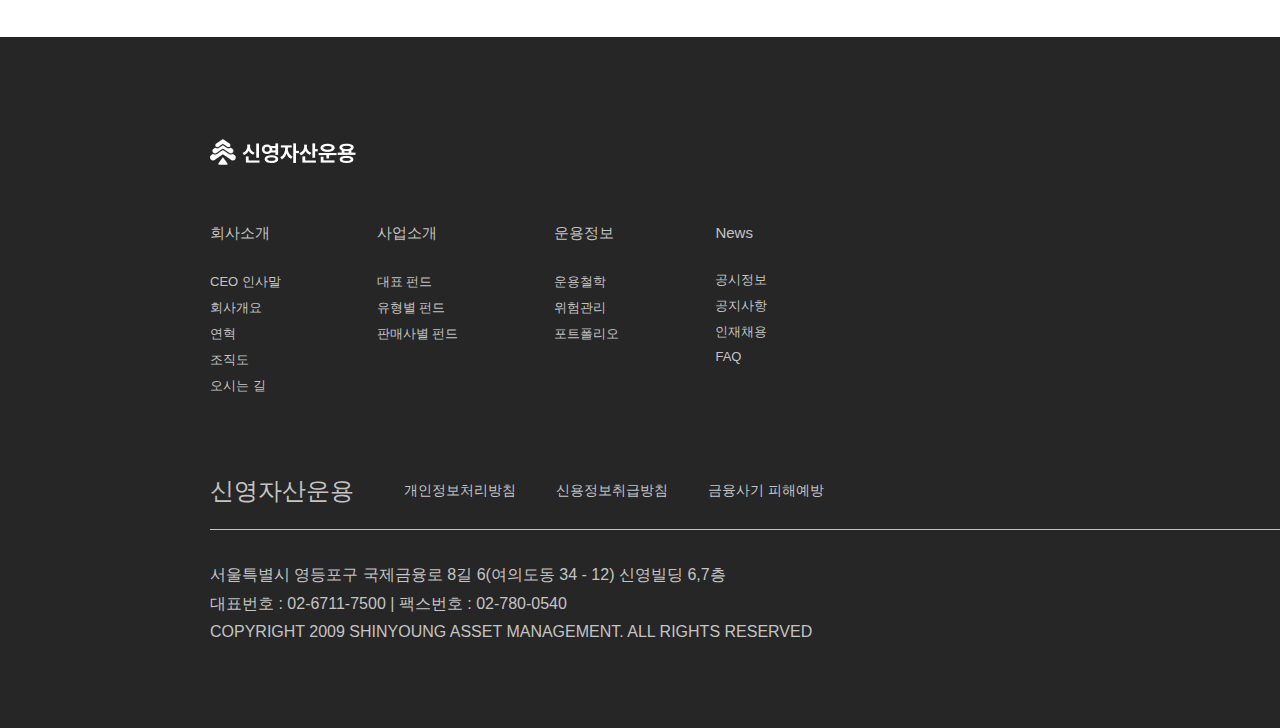
<file: index.copy.html>
<!DOCTYPE html>
<html lang="en">

<head>
    <meta charset="UTF-8">
    <meta name="viewport" content="width=device-width, initial-scale=1.0">
    <title>신영자산운용_공시정보</title>
    <script src="js/script.js" defer></script>
    <!-- 파비콘 -->
    <link rel="apple-touch-icon" sizes="180x180" href="assets/apple-touch-icon.png">
    <link rel="icon" type="image/png" sizes="32x32" href="assets/favicon-32x32.png">
    <link rel="icon" type="image/png" sizes="16x16" href="assets/favicon-16x16.png">
    <link rel="manifest" href="assets/site.webmanifest">
    <link rel="mask-icon" href="assets/safari-pinned-tab.svg" color="#5bbad5">
    <meta name="msapplication-TileColor" content="#da532c">
    <meta name="theme-color" content="#ffffff">
    
    <link rel="stylesheet" href="css/default.css">
    <link rel="stylesheet" href="css/fonts.css">
    <link rel="stylesheet" href="css/style.css">    
    <link rel="stylesheet" href="css/subpage_.css">
</head>

<body>
    <header>
        <div class="logo">
            <a href="index.html"><span class="blind">신영자산운용</span></a>
        </div>
        <nav>
            <ul class="depth1">
                <li><a href="#">회사소개</a>
                    <div class="nav-bg"></div>
                    <ul class="depth2">
                        <li><a href="#">CEO 인사말</a></li>
                        <li><a href="#">회사개요</a></li>
                        <li><a href="#">연혁</a></li>
                        <li><a href="#">조직도</a></li>
                        <li><a href="map.html">오시는 길</a></li>
                    </ul>
                </li>
                <li><a href="#">사업소개</a>
                    <div class="nav-bg"></div>
                    <ul class="depth2">
                        <li><a href="fund_pag.html">대표 펀드</a></li>
                        <li><a href="#">유형별 펀드</a></li>
                        <li><a href="#">판매사별 펀드</a></li>
                    </ul>
                </li>
                <li><a href="#">운용정보</a>
                    <div class="nav-bg"></div>
                    <ul class="depth2">
                        <li><a href="Management_Philosophy.html">운용철학</a></li>
                        <li><a href="#">위험관리</a></li>
                        <li><a href="#">포트폴리오</a></li>
                    </ul>
                </li>
                <li><a href="#">News</a>
                    <div class="nav-bg"></div>
                    <ul class="depth2">
                        <li><a href="index.copy.html">공시정보</a></li>
                        <li><a href="index.copy-2.html">공지사항</a></li>
                        <li><a href="index.copy-3.html">인재채용</a></li>
                        <li><a href="index.copy faq.html">FAQ</a></li>
                    </ul>
                </li>
            </ul>
        </nav>
        <div class="icon">
            <a href="map.html"><span class="blind">오시는길</span></a>
            <select name="" id="rmsduddlgud1">
                <option value="1">EN</option>
                <option value="2">한국어</option>
            </select>
            <div class="arrow"></div>
        </div>
    </header>

    <section>
        <div class="sub-banner">
            <h1 id="text1">News</h1>
        </div>
        <div class="sub-nav">
            <div class="sub-nav-box">
            <a href="index.html">
                <img class="home_icon" src="images/sub-nav/icon_home.png" alt="home icon">
            </a>
            <img class="next_icon" src="images/sub-nav/icon_next.png" alt="next icon">
            <a href="#">News</a>
            <img class="next_icon" src="images/sub-nav/icon_next.png" alt="next icon">
            <a href="#">공시정보</a>
        </div>
    </div>
    </section>
    <main id="page_news" class="container">
        <div class="page_news_wrap">
            <div class="news_top_text">
                <h5>News</h5>
                <h2>공시정보</h2>
            </div>
            <nav id="news_tap_list">
                <h2>공시정보카테고리</h2>
                <ul id="news_tap_ul">
                    <li id="first_li">
                        <a href="index.copy.html">
                            <span>공시정보</span>
                        </a>
                    </li>
                    <li>
                        <a href="index.copy-2.html">
                            <span>공지사항</span>
                        </a>
                    </li>
                    <li>
                        <a href="index.copy-3.html">
                            <span>인재채용</span>
                        </a>
                    </li>
                    <li>
                        <a href="index.copy faq.html">
                            <span>FAQ</span>
                        </a>
                    </li>
                </ul>
            </nav>

            <div id="list_total">
                <span>
                    총
                    <b>34</b>
                    건
                </span>
            </div>
            <div class="info_list">
                <ul id="info_list_ul">
                    <li>
                        <div>
                            <div id="info_tap_mini"><a href="#"><span>공시정보</span></a></div>
                            <div class="main_text_wrap">
                                <a href="#">
                                    <span class="main_text">[펀드공시] 소규모펀드 공시(2023년 11월 31일 기준)</span>
                                </a>
                                <p>2023.12.01</p>
                            </div>
                        </div>
                    </li>
                    <li>
                        <div>
                            <div id="info_tap_mini"><a href="#"><span>공시정보</span></a></div>
                            <div class="main_text_wrap">
                                <a href="#">
                                    <span class="main_text">[펀드공시] 집합투자규약 및 투자설명(간이투자설명서)변경</span>
                                </a>
                                <p>2023.11.30</p>
                            </div>
                        </div>
                    </li>
                    <li>
                        <div>
                            <div id="info_tap_mini"><a href="#"><span>경영공시</span></a></div>
                            <div class="main_text_wrap">
                                <a href="#">
                                    <span class="main_text">[경엉공시] 금융투자업자 영업보고서 (2023.09.30)</span>
                                </a>
                                <p>2023.11.10</p>
                            </div>
                        </div>
                    </li>
                    <li>
                        <div>
                            <div id="info_tap_mini"><a href="#"><span>경영공시</span></a></div>
                            <div class="main_text_wrap">
                            <a href="#">
                                    <span class="main_text">[경영공시] 임원 해임(사임) 공시</span>
                                </a>
                                <p>2023.10.31</p>
                            </div>
                        </div>
                    </li>
                </ul>
            </div>
            <div class="btn_flexbox active">
                <div class="more_view_btn">
                    <a href="#"><span><b>더보기 </b>(<b>4</b> /34) <b>+</b></span></a>
                </div>
            </div>
        </div>

    </main>


    <footer>
        <h1><img src="images/header/logo2.png" alt="신영자산운용"></h1>
        <ul class="depth1">
            <li><a href="#">회사소개</a>
                <ul class="depth2">
                    <li><a href="#">CEO 인사말</a></li>
                    <li><a href="#">회사개요</a></li>
                    <li><a href="#">연혁</a></li>
                    <li><a href="#">조직도</a></li>
                    <li><a href="map.html">오시는 길</a></li>
                </ul>
            </li>
            <li><a href="#">사업소개</a>
                <ul class="depth2">
                    <li><a href="fund_pag.html">대표 펀드</a></li>
                    <li><a href="#">유형별 펀드</a></li>
                    <li><a href="#">판매사별 펀드</a></li>
                </ul>
            </li>
            <li><a href="#">운용정보</a>
                <ul class="depth2">
                    <li><a href="Management_Philosophy.html">운용철학</a></li>
                    <li><a href="#">위험관리</a></li>
                    <li><a href="#">포트폴리오</a></li>
                </ul>
            </li>
            <li><a href="#">News</a>
                <ul class="depth2">
                    <li><a href="index.copy.html">공시정보</a></li>
                    <li><a href="index.copy-2.html">공지사항</a></li>
                    <li><a href="index.copy-3.html">인재채용</a></li>
                    <li><a href="index.copy faq.html">FAQ</a></li>
                </ul>
            </li>
        </ul>
        <div class="clause">
            <div>
                <a href="index.html">신영자산운용</a>
                <p>개인정보처리방침</p>
                <p>신용정보취급방침</p>
                <p>금융사기 피해예방</p>
            </div>
            <div class="language">
                <p>Language</p>
                <select name="" id="rmsduddlgud2">
                    <option value="1">한국어</option>
                    <option value="2">EN</option>
                </select>
            </div>
        </div>
        <div class="address">
            <p>서울특별시 영등포구 국제금융로 8길 6(여의도동 34 - 12) 신영빌딩 6,7층</p>
            <p>대표번호 : 02-6711-7500 | 팩스번호 : 02-780-0540</p>
            <p>COPYRIGHT 2009 SHINYOUNG ASSET MANAGEMENT. ALL RIGHTS RESERVED</p>
        </div>
    </footer> 
</body>
 
</html>
</file>
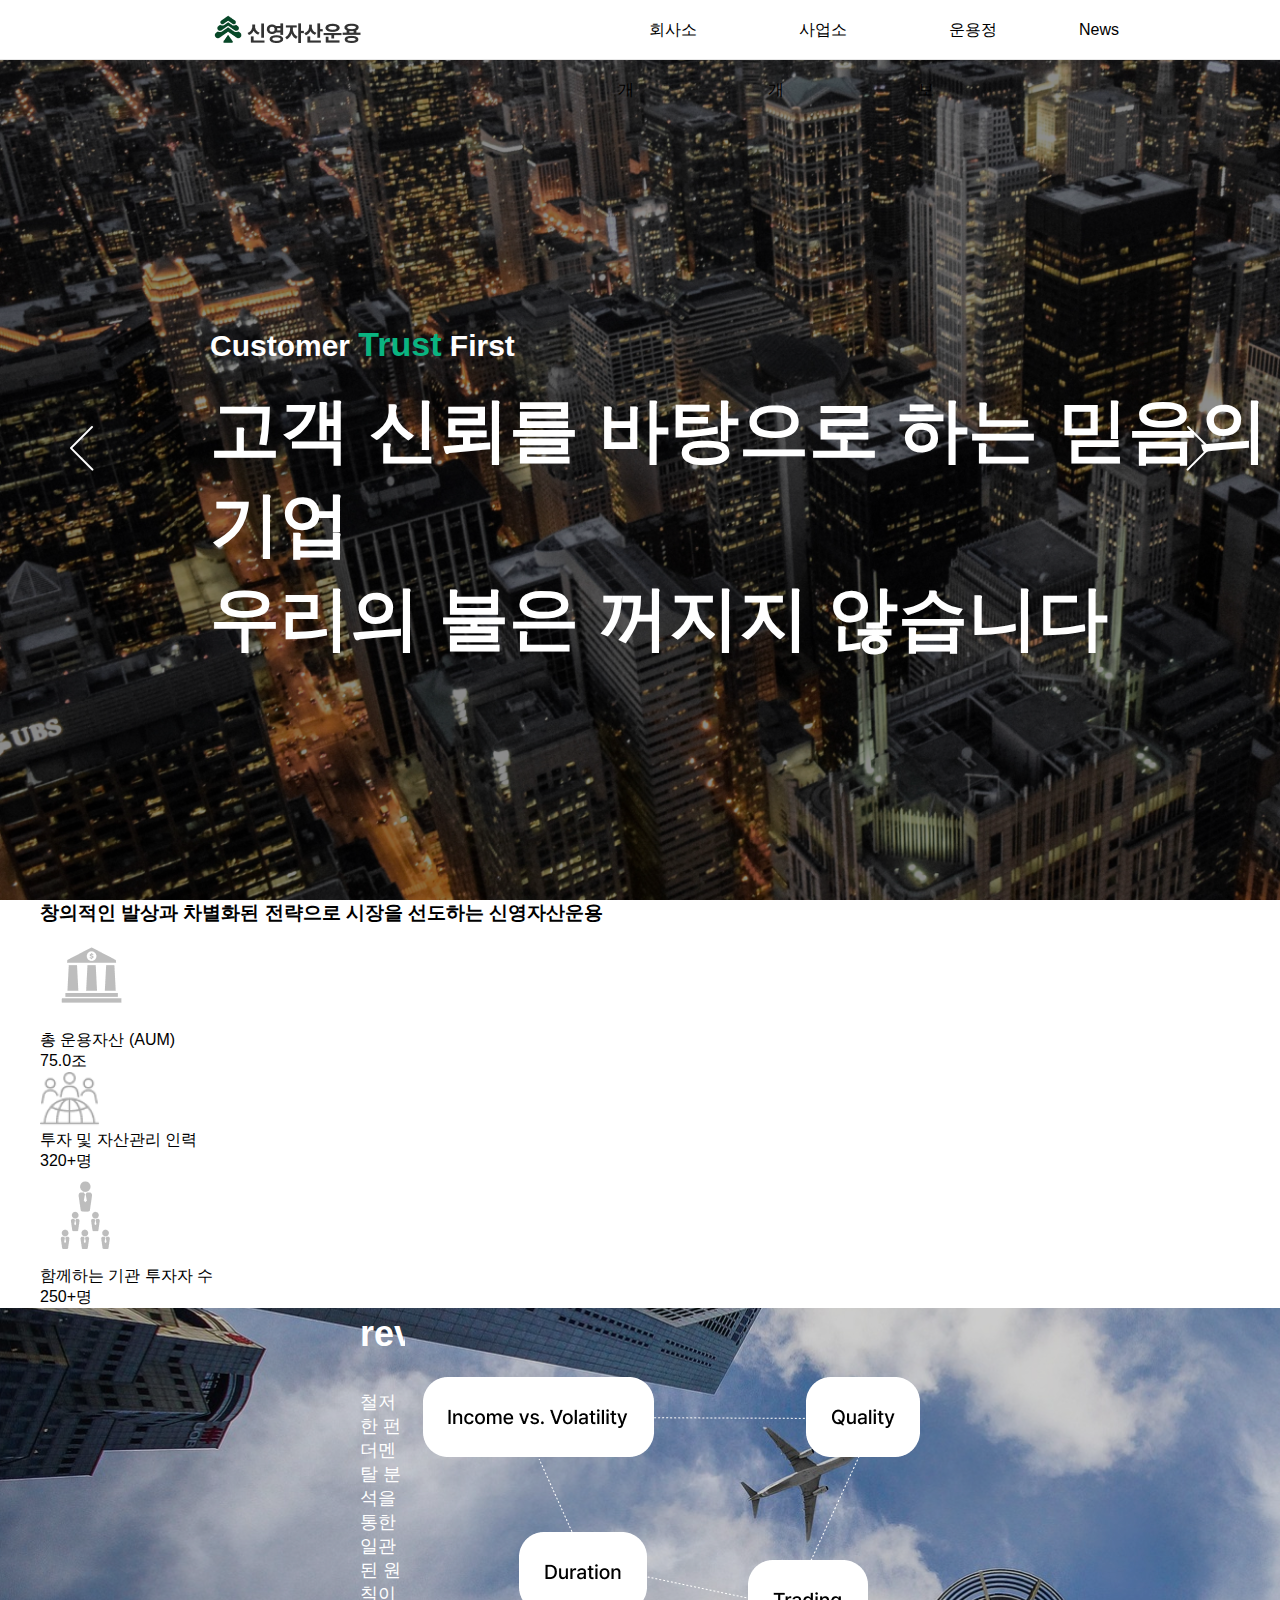
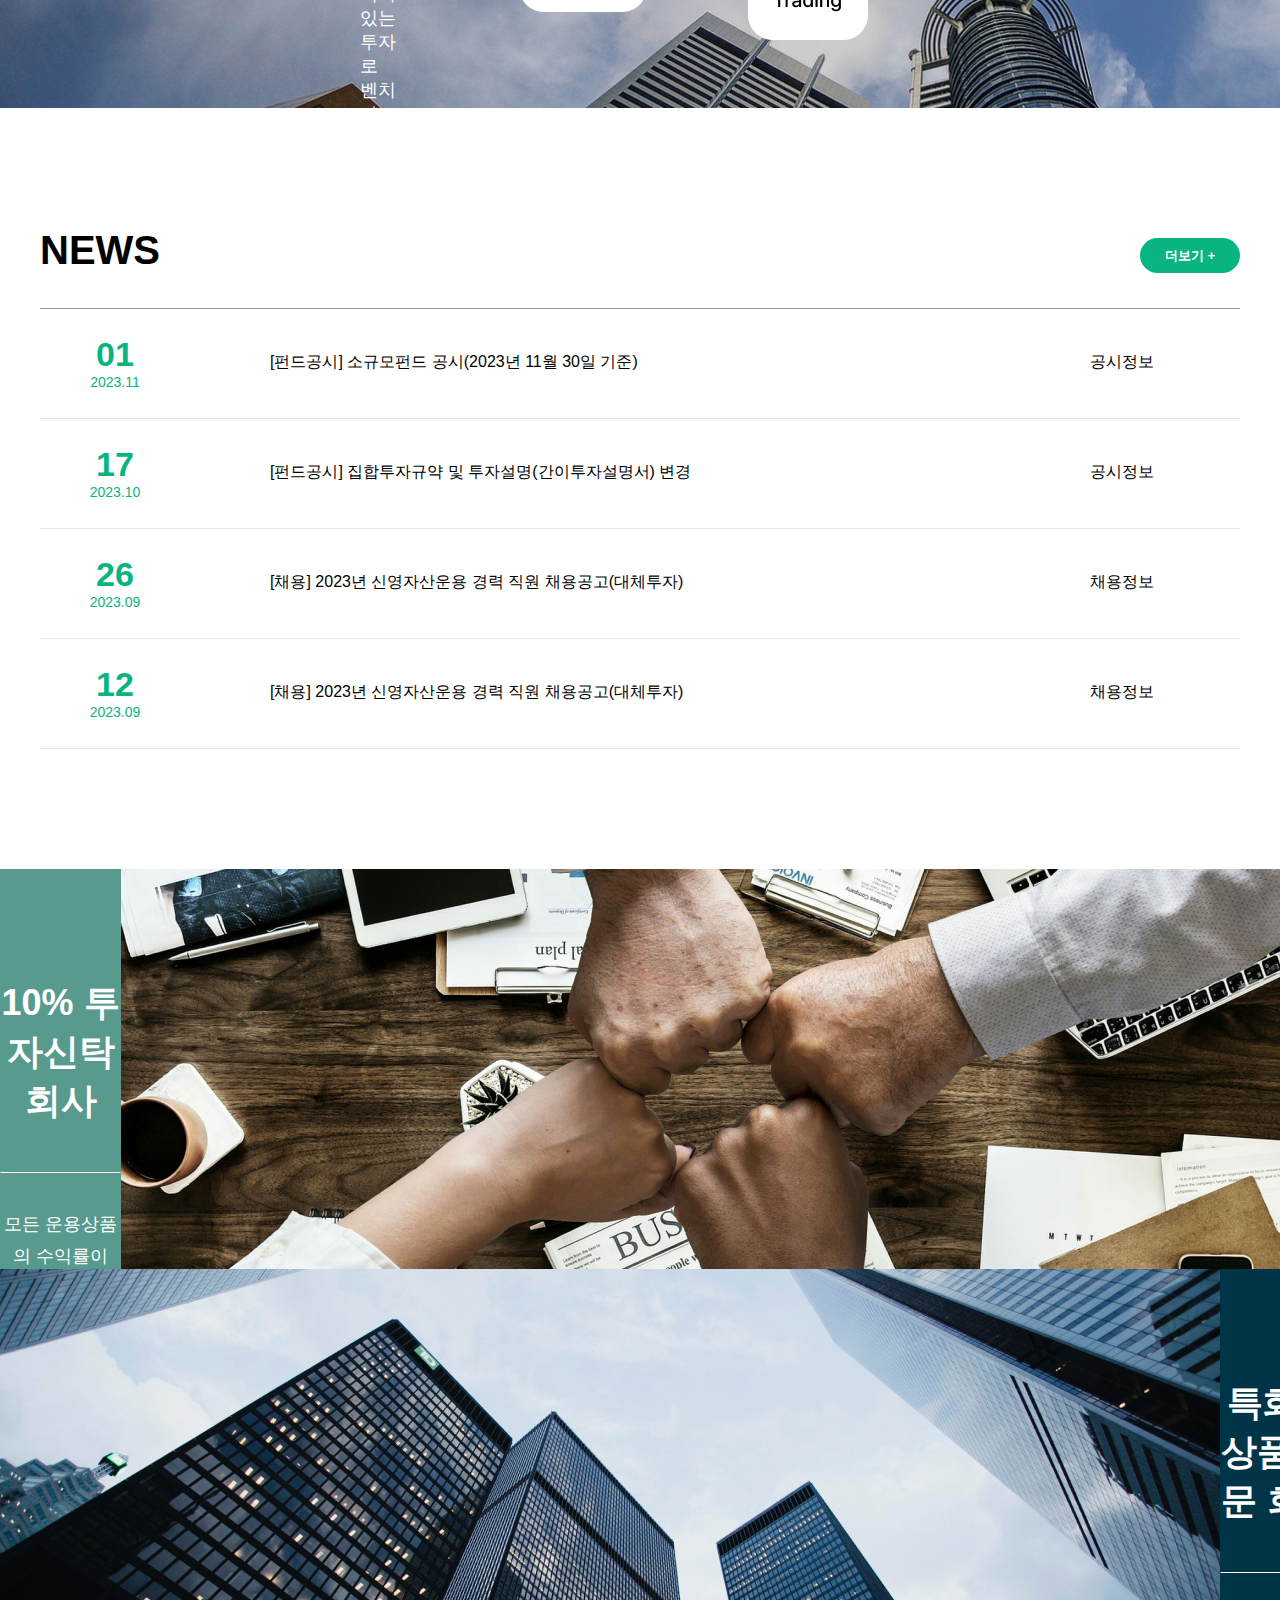
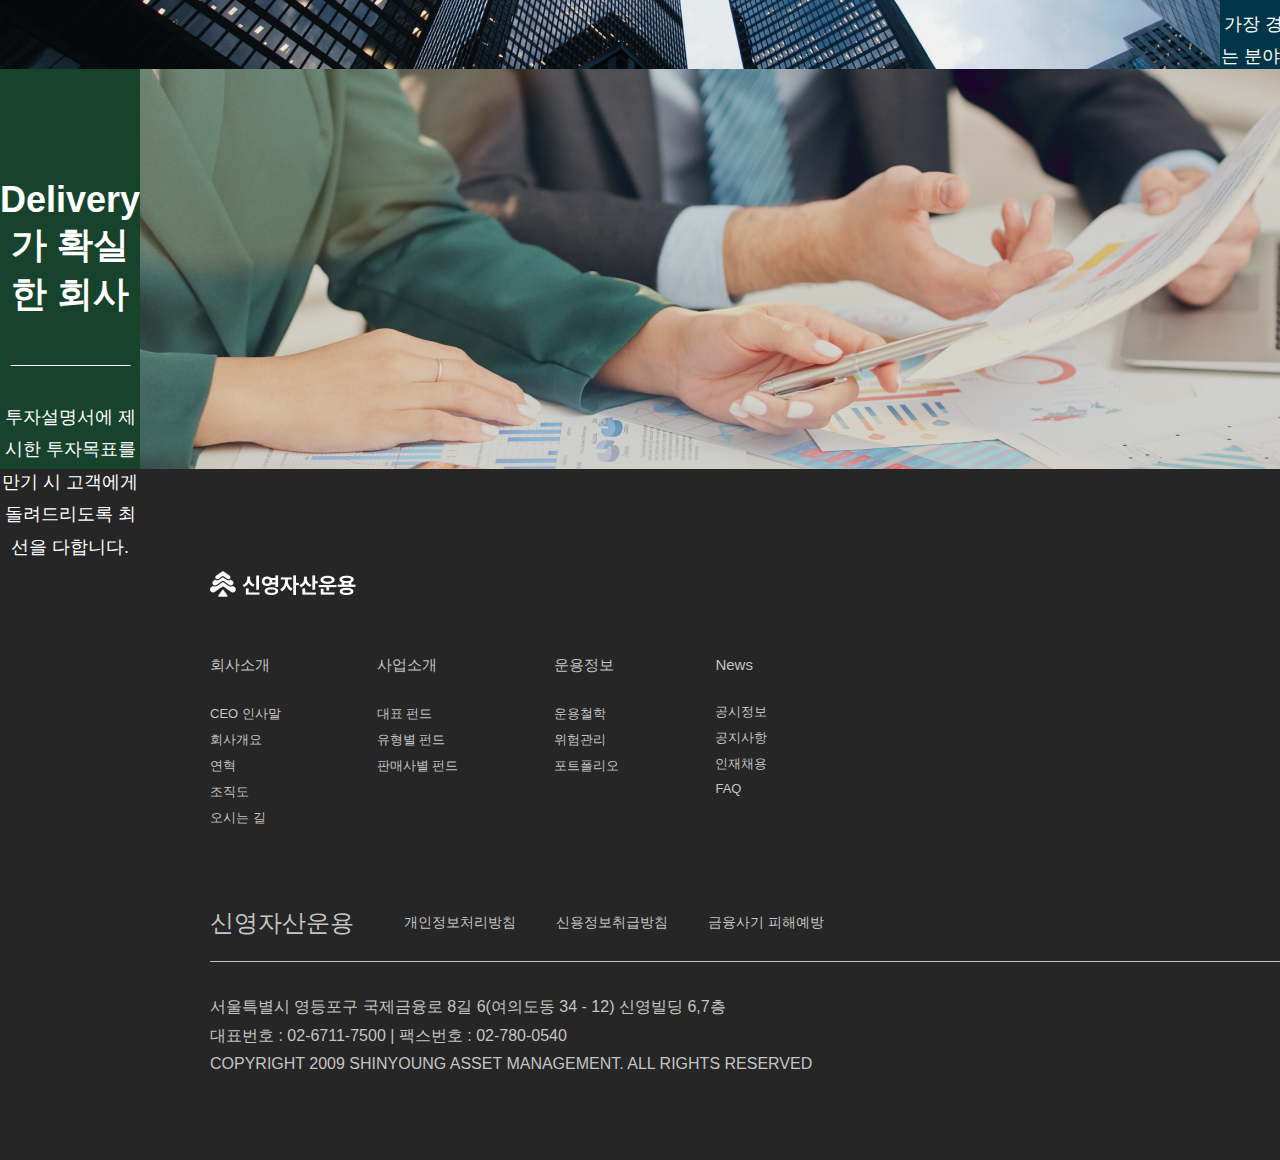
<file: main_pg.html>
<!DOCTYPE html>
<html lang="en">

<head>
    <meta charset="UTF-8">
    <meta name="viewport" content="width=device-width, initial-scale=1.0">
    <title>신영자산운용</title>
    <script src="js/script.js" defer></script>
    <!-- 파비콘 -->
    <link rel="apple-touch-icon" sizes="180x180" href="assets/apple-touch-icon.png">
    <link rel="icon" type="image/png" sizes="32x32" href="assets/favicon-32x32.png">
    <link rel="icon" type="image/png" sizes="16x16" href="assets/favicon-16x16.png">
    <link rel="manifest" href="assets/site.webmanifest">
    <link rel="mask-icon" href="assets/safari-pinned-tab.svg" color="#5bbad5">
    <meta name="msapplication-TileColor" content="#da532c">
    <meta name="theme-color" content="#ffffff">
    
    <link rel="stylesheet" href="css/default.css">
    <link rel="stylesheet" href="css/fonts.css">
    <link rel="stylesheet" href="css/style.css">
    <link rel="stylesheet" href="css/main_pg.css">
</head>

<body>
    <header>
        <div class="logo">
            <a><span class="blind">신영자산운용</span></a>
        </div>
        <nav>
            <ul class="depth1">
                <li><a href="#">회사소개</a>
                    <div class="nav-bg"></div>
                    <ul class="depth2">
                        <li><a href="#">CEO 인사말</a></li>
                        <li><a href="#">회사개요</a></li>
                        <li><a href="#">연혁</a></li>
                        <li><a href="#">조직도</a></li>
                        <li><a href="#">오시는 길</a></li>
                    </ul>
                </li>
                <li><a href="#">사업소개</a>
                    <div class="nav-bg"></div>
                    <ul class="depth2">
                        <li><a href="#">대표 펀드</a></li>
                        <li><a href="#">유형별 펀드</a></li>
                        <li><a href="#">판매사별 펀드</a></li>
                    </ul>
                </li>
                <li><a href="#">운용정보</a>
                    <div class="nav-bg"></div>
                    <ul class="depth2">
                        <li><a href="#">운용철학</a></li>
                        <li><a href="#">위험관리</a></li>
                        <li><a href="#">포트폴리오</a></li>
                    </ul>
                </li>
                <li><a href="#">News</a>
                    <div class="nav-bg"></div>
                    <ul class="depth2">
                        <li><a href="#">공시정보</a></li>
                        <li><a href="#">공지사항</a></li>
                        <li><a href="#">인재채용</a></li>
                        <li><a href="#">FAQ</a></li>
                    </ul>
                </li>
            </ul>
        </nav>
        <div class="icon">
            <a href="#"><span class="blind">오시는길</span></a>
            <select name="" id="rmsduddlgud1">
                <option value="1">EN</option>
                <option value="2">한국어</option>
            </select>
            <div class="arrow"></div>
        </div>
    </header>
    <main>
        <div class="main-banner">
            <div class="slider">
                <div class="slider-box">
                    <div class="title">
                        <h2>Customer <span>Trust</span> First</h2>
                        <h1>고객 신뢰를 바탕으로 하는 믿음의 기업 <br>
                            우리의 불은 꺼지지 않습니다</h1>
                    </div>
                    <div class="title">
                        <h2>Ahead with customer <span>futures</span></h2>
                        <h1>고객의 미래를 먼저 생각하는 기업<br>
                            언제나 당신과 함께합니다</h1>
                    </div>
                    <div class="title">
                        <h2>Expect more, <span>believe</span> better</h2>
                        <h1>고객의 기대와 믿음에 부응하는 기업<br>
                            당신과 함께 나아갑니다</h1>
                    </div>
                </div>
            </div>
            <a href="#" class="prev-btn"><img src="images/main-banner/main_prev_btn.png" alt="main_prev_btn"></a>
            <a href="#" class="next-btn"><img src="images/main-banner/main_next_btn.png" alt="main_next_btn"></a>
        </div>
    </main>
    <section id="history" class="container">
        <h3>창의적인 발상과 차별화된 전략으로 시장을 선도하는 신영자산운용</h3>
        <div class="history-item_wrap">
            <div class="history-item">
                <img src="images/main/e8f62128f77604382402671040d83289 1.png" alt="총 운용자산">
                <p>총 운용자산 (AUM)</p>
                <p><span>75.0</span>조</p>
            </div>
            <div class="history-item">
                <img src="images/main/main_man_icon 1.png" alt="총 운용자산">
                <p>투자 및 자산관리 인력</p>
                <p><span>320+</span>명</p>
            </div>
            <div class="history-item">
                <img src="images/main/f42983f691338e6339a0aac729faa916 1.png" alt="총 운용자산">
                <p>함께하는 기관 투자자 수</p>
                <p><span>250+</span>명</p>
            </div>
        </div>
    </section>
    <div id="sub-banner">
        <div class="sub-banner_items_wrap">
            <h2>
                Thorough Fundamental Analysis,<br>
                Continuous and stable excess revenue
            </h2>
            <p>철저한 펀더멘탈 분석을 통한 일관된 원칙이 있는 투자로<br>
                벤치마크 대비 지속적이고 안정적인 초과수익 실현</p>
            <button><a href="/teamproject--main/Management_Philosophy.html">운용정보 보기 +</a></button>
        </div>
        <div class="sub-banner_img_wrap">
            <img src="images/main/운용정보img.png" alt="운용정보 키워드">
        </div>
    </div>
    <div id="news" class="container">
        <div class="news_title">
            <h1>NEWS</h1>
            <button><a href="/teamproject--main/index.copy.html">더보기 +</a></button>
        </div>

        <a href="#" class="news-item">
            <div class="news-date">
                <p>01</p>
                <p>2023.11</p>
            </div>
            <p>[펀드공시] 소규모펀드 공시(2023년 11월 30일 기준)</p>
            <span>공시정보</span>
        </a>
        <a href="#" class="news-item">
            <div class="news-date">
                <p>17</p>
                <p>2023.10</p>
            </div>
            <p>[펀드공시] 집합투자규약 및 투자설명(간이투자설명서) 변경</p>
            <span>공시정보</span>
        </a>
        <a href="#" class="news-item">
            <div class="news-date">
                <p>26</p>
                <p>2023.09</p>
            </div>
            <p>[채용] 2023년 신영자산운용 경력 직원 채용공고(대체투자) </p>
            <span>채용정보</span>
        </a>
        <a href="#" class="news-item">
            <div class="news-date">
                <p>12</p>
                <p>2023.09</p>
            </div>
            <p>[채용] 2023년 신영자산운용 경력 직원 채용공고(대체투자) </p>
            <span>채용정보</span>
        </a>
    </div>

    <div id="notice">
        <div class="notice-box">
            <div class="notice-text">
                <h2>10% 투자신탁회사</h2>
                <img src="images/main/line.png" alt="line">
                <p>모든 운용상품의 수익률이<br>
                업계 상위 10%에 들도록 최선을 다합니다. </p>
            </div>
            <img src="images/main/Rectangle 30.png" alt="투자신탁회사" class="notice-img">
        </div>
        <div class="notice-box">
            <img src="images/main/unsplash_PhYq704ffdA.png" alt="투자신탁회사" class="notice-img">
            <div class="notice-text">
                <h2>특화된 상품 전문 회사</h2>
                <img src="images/main/line.png" alt="line">
                <p>가장 경쟁력있는 분야를 특화하는<br>전문운용회사를 지향합니다.</p>
            </div>
        </div>
        <div class="notice-box">
            <div class="notice-text">
                <h2>Delivery가 확실한 회사</h2>
                <img src="images/main/line.png" alt="line">
                <p>투자설명서에 제시한 투자목표를<br>
                    만기 시 고객에게 돌려드리도록 최선을 다합니다.</p>
            </div>
            <img src="images/main/Rectangle 50.png" alt="투자신탁회사" class="notice-img">
        </div>
    </div>


    <footer>
        <h1><img src="images/header/logo2.png" alt="신영자산운용"></h1>
        <ul class="depth1">
            <li><a href="#">회사소개</a>
                <ul class="depth2">
                    <li><a href="#">CEO 인사말</a></li>
                    <li><a href="#">회사개요</a></li>
                    <li><a href="#">연혁</a></li>
                    <li><a href="#">조직도</a></li>
                    <li><a href="#">오시는 길</a></li>
                </ul>
            </li>
            <li><a href="#">사업소개</a>
                <ul class="depth2">
                    <li><a href="#">대표 펀드</a></li>
                    <li><a href="#">유형별 펀드</a></li>
                    <li><a href="#">판매사별 펀드</a></li>
                </ul>
            </li>
            <li><a href="#">운용정보</a>
                <ul class="depth2">
                    <li><a href="#">운용철학</a></li>
                    <li><a href="#">위험관리</a></li>
                    <li><a href="#">포트폴리오</a></li>
                </ul>
            </li>
            <li><a href="#">News</a>
                <ul class="depth2">
                    <li><a href="#">공시정보</a></li>
                    <li><a href="#">공지사항</a></li>
                    <li><a href="#">인재채용</a></li>
                    <li><a href="#">FAQ</a></li>
                </ul>
            </li>
        </ul>
        <div class="clause">
            <div>
                <a href="#">신영자산운용</a>
                <p>개인정보처리방침</p>
                <p>신용정보취급방침</p>
                <p>금융사기 피해예방</p>
            </div>
            <div class="language">
                <p>Language</p>
                <select name="" id="rmsduddlgud2">
                    <option value="1">한국어</option>
                    <option value="2">EN</option>
                </select>
            </div>
        </div>
        <div class="address">
            <p>서울특별시 영등포구 국제금융로 8길 6(여의도동 34 - 12) 신영빌딩 6,7층</p>
            <p>대표번호 : 02-6711-7500 | 팩스번호 : 02-780-0540</p>
            <p>COPYRIGHT 2009 SHINYOUNG ASSET MANAGEMENT. ALL RIGHTS RESERVED</p>
        </div>
    </footer>
</body>

</html>
</file>
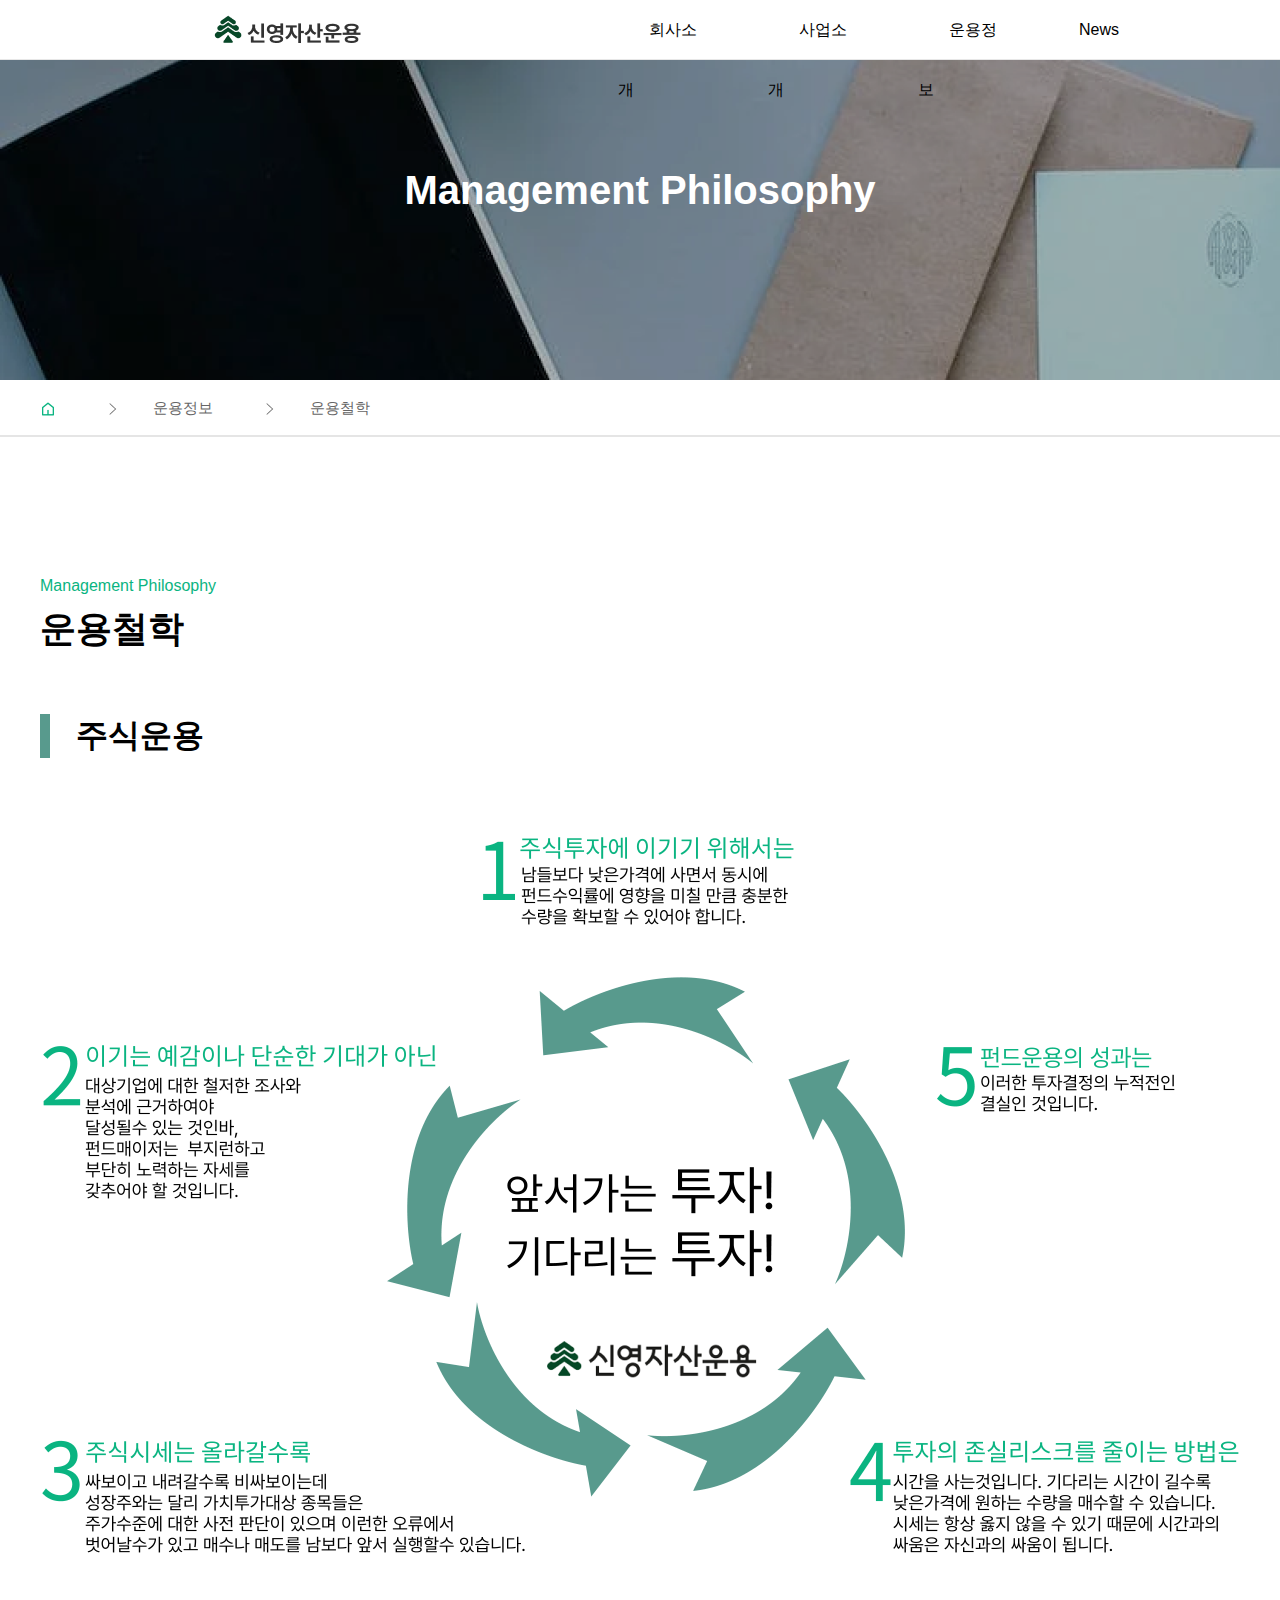
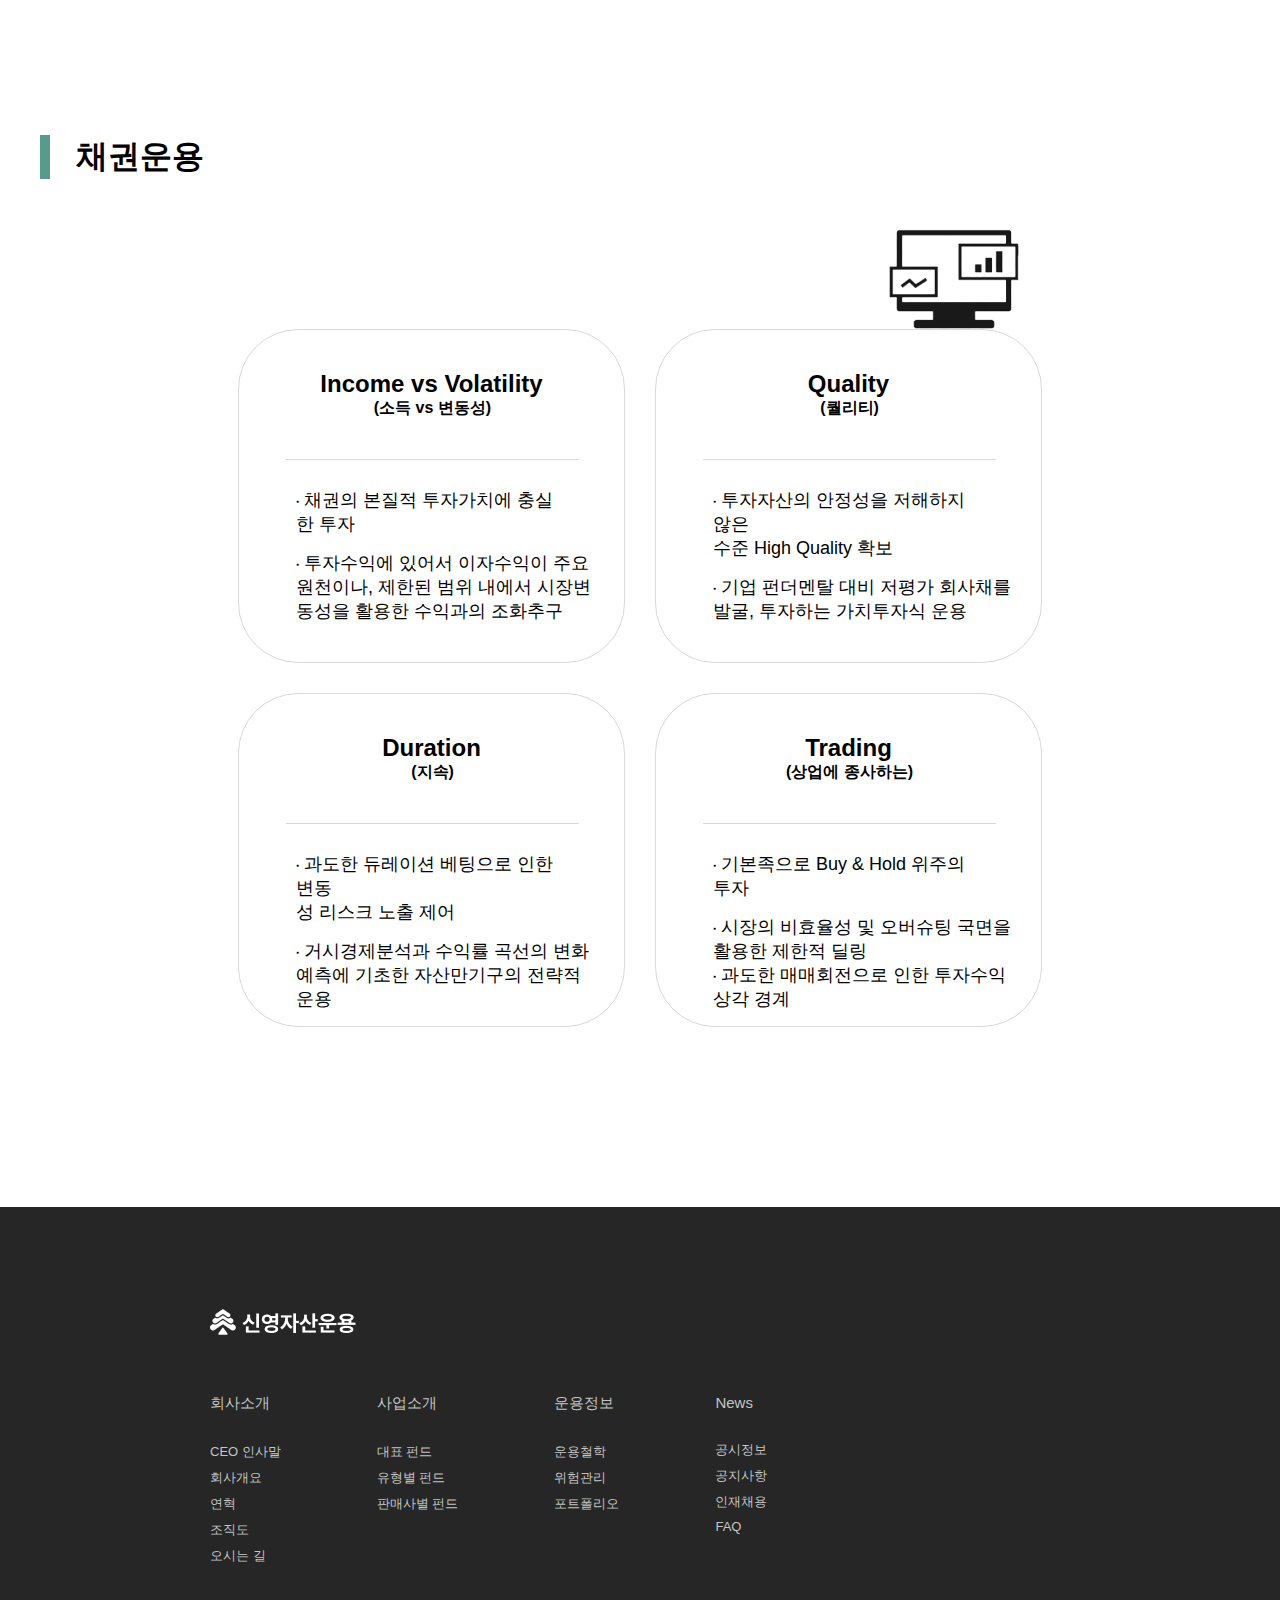
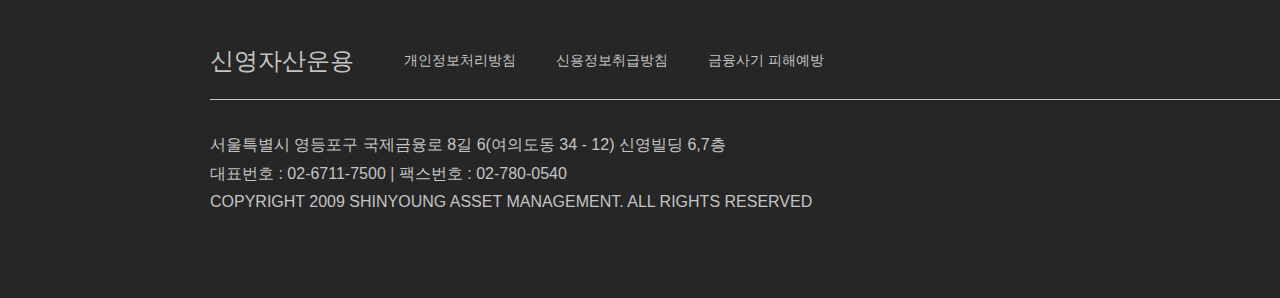
<file: Management_Philosophy.html>
<!DOCTYPE html>
<html lang="en">

<head>
    <meta charset="UTF-8">
    <meta name="viewport" content="width=device-width, initial-scale=1.0">
    <title>신영자산운용_운용철학</title>
    <script src="js/script.js" defer></script>
    <!-- 파비콘 -->
    <link rel="apple-touch-icon" sizes="180x180" href="assets/apple-touch-icon.png">
    <link rel="icon" type="image/png" sizes="32x32" href="assets/favicon-32x32.png">
    <link rel="icon" type="image/png" sizes="16x16" href="assets/favicon-16x16.png">
    <link rel="manifest" href="assets/site.webmanifest">
    <link rel="mask-icon" href="assets/safari-pinned-tab.svg" color="#5bbad5">
    <meta name="msapplication-TileColor" content="#da532c">
    <meta name="theme-color" content="#ffffff">
    
    <link rel="stylesheet" href="css/default.css">
    <link rel="stylesheet" href="css/fonts.css">
    <link rel="stylesheet" href="css/style.css">
    <link rel="stylesheet" href="css/Management_Philosophy.css">
</head>

<body>
    <header>
        <div class="logo">
            <a href="index.html"><span class="blind">신영자산운용</span></a>
        </div>
        <nav>
            <ul class="depth1">
                <li><a href="#">회사소개</a>
                    <div class="nav-bg"></div>
                    <ul class="depth2">
                        <li><a href="#">CEO 인사말</a></li>
                        <li><a href="#">회사개요</a></li>
                        <li><a href="#">연혁</a></li>
                        <li><a href="#">조직도</a></li>
                        <li><a href="map.html">오시는 길</a></li>
                    </ul>
                </li>
                <li><a href="#">사업소개</a>
                    <div class="nav-bg"></div>
                    <ul class="depth2">
                        <li><a href="fund_pag.html">대표 펀드</a></li>
                        <li><a href="#">유형별 펀드</a></li>
                        <li><a href="#">판매사별 펀드</a></li>
                    </ul>
                </li>
                <li><a href="#">운용정보</a>
                    <div class="nav-bg"></div>
                    <ul class="depth2">
                        <li><a href="Management_Philosophy.html">운용철학</a></li>
                        <li><a href="#">위험관리</a></li>
                        <li><a href="#">포트폴리오</a></li>
                    </ul>
                </li>
                <li><a href="#">News</a>
                    <div class="nav-bg"></div>
                    <ul class="depth2">
                        <li><a href="index.copy.html">공시정보</a></li>
                        <li><a href="index.copy-2.html">공지사항</a></li>
                        <li><a href="index.copy-3.html">인재채용</a></li>
                        <li><a href="index.copy faq.html">FAQ</a></li>
                    </ul>
                </li>
            </ul>
        </nav>
        <div class="icon">
            <a href="map.html"><span class="blind">오시는길</span></a>
            <select name="" id="rmsduddlgud1">
                <option value="1">EN</option>
                <option value="2">한국어</option>
            </select>
            <div class="arrow"></div>
        </div>
    </header>

    <section>
        <div class="sub-banner">
            <h1>Management Philosophy</h1>
        </div>
        <div class="sub-nav">
            <div class="sub-nav-box">
                <a href="index.html">
                    <img class="home_icon" src="images/sub-nav/icon_home.png" alt="home icon">
                </a>
                <img class="next_icon" src="images/sub-nav/icon_next.png" alt="next icon">
                <a href="#">운용정보</a>
                <img class="next_icon" src="images/sub-nav/icon_next.png" alt="next icon">
                <a href="Management_Philosophy.html">운용철학</a>
            </div>
        </div>
    </section>

    <main id="sub-management" class="container">
        <h4>Management Philosophy</h4>
        <div class="sub-management-content1">
            <h2>운용철학</h2>

            <h3>주식운용</h3>
            <div class="sub-management-img"></div>
        </div>
        <div class="sub-management-content2">
            <h3>채권운용</h3>
            <div class="card-box">
                <div class="card">
                    <h2>Income vs Volatility</h2>
                    <h4>(소득 vs 변동성)</h4>
                    <p>&nbsp;채권의 본질적 투자가치에 충실한 투자</p>
                    <p>&nbsp;투자수익에 있어서 이자수익이 주요<br>
                        원천이나, 제한된 범위 내에서 시장변<br>
                        동성을 활용한 수익과의 조화추구</p>
                </div>
                <div class="card">
                    <h2>Quality</h2>
                    <h4>(퀄리티)</h4>
                    <p>&nbsp;투자자산의 안정성을 저해하지 않은<br>
                        수준 High Quality 확보</p>
                    <p>&nbsp;기업 펀더멘탈 대비 저평가 회사채를<br>
                        발굴, 투자하는 가치투자식 운용</p>
                </div>
            </div>
            <div class="card-box">
                <div class="card">
                    <h2>Duration</h2>
                    <h4>(지속)</h4>
                    <p>&nbsp;과도한 듀레이션 베팅으로 인한 변동<br>
                        성 리스크 노출 제어</p>
                    <p>&nbsp;거시경제분석과 수익률 곡선의 변화<br>
                        예측에 기초한 자산만기구의 전략적<br>
                        운용</p>
                </div>
                <div class="card">
                    <h2>Trading</h2>
                    <h4>(상업에 종사하는)</h4>
                    <p>&nbsp;기본족으로 Buy & Hold 위주의 투자</p>
                    <p>&nbsp;시장의 비효율성 및 오버슈팅 국면을<br>
                        활용한 제한적 딜링</p>
                    <p>&nbsp;과도한 매매회전으로 인한 투자수익<br>
                        상각 경계</p>
                </div>
            </div>
            <img src="images/main/Desktop.png" alt="Desktop">
        </div>
    </main>




    <footer>
        <h1><img src="images/header/logo2.png" alt="신영자산운용"></h1>
        <ul class="depth1">
            <li><a href="#">회사소개</a>
                <ul class="depth2">
                    <li><a href="#">CEO 인사말</a></li>
                    <li><a href="#">회사개요</a></li>
                    <li><a href="#">연혁</a></li>
                    <li><a href="#">조직도</a></li>
                    <li><a href="map.html">오시는 길</a></li>
                </ul>
            </li>
            <li><a href="#">사업소개</a>
                <ul class="depth2">
                    <li><a href="fund_pag.html">대표 펀드</a></li>
                    <li><a href="#">유형별 펀드</a></li>
                    <li><a href="#">판매사별 펀드</a></li>
                </ul>
            </li>
            <li><a href="#">운용정보</a>
                <ul class="depth2">
                    <li><a href="Management_Philosophy.html">운용철학</a></li>
                    <li><a href="#">위험관리</a></li>
                    <li><a href="#">포트폴리오</a></li>
                </ul>
            </li>
            <li><a href="#">News</a>
                <ul class="depth2">
                    <li><a href="index.copy.html">공시정보</a></li>
                    <li><a href="index.copy-2.html">공지사항</a></li>
                    <li><a href="index.copy-3.html">인재채용</a></li>
                    <li><a href="index.copy faq.html">FAQ</a></li>
                </ul>
            </li>
        </ul>
        <div class="clause">
            <div>
                <a href="#">신영자산운용</a>
                <p>개인정보처리방침</p>
                <p>신용정보취급방침</p>
                <p>금융사기 피해예방</p>
            </div>
            <div class="language">
                <p>Language</p>
                <select name="" id="rmsduddlgud2">
                    <option value="1">한국어</option>
                    <option value="2">EN</option>
                </select>
            </div>
        </div>
        <div class="address">
            <p>서울특별시 영등포구 국제금융로 8길 6(여의도동 34 - 12) 신영빌딩 6,7층</p>
            <p>대표번호 : 02-6711-7500 | 팩스번호 : 02-780-0540</p>
            <p>COPYRIGHT 2009 SHINYOUNG ASSET MANAGEMENT. ALL RIGHTS RESERVED</p>
        </div>
    </footer>
</body>

</html>
</file>
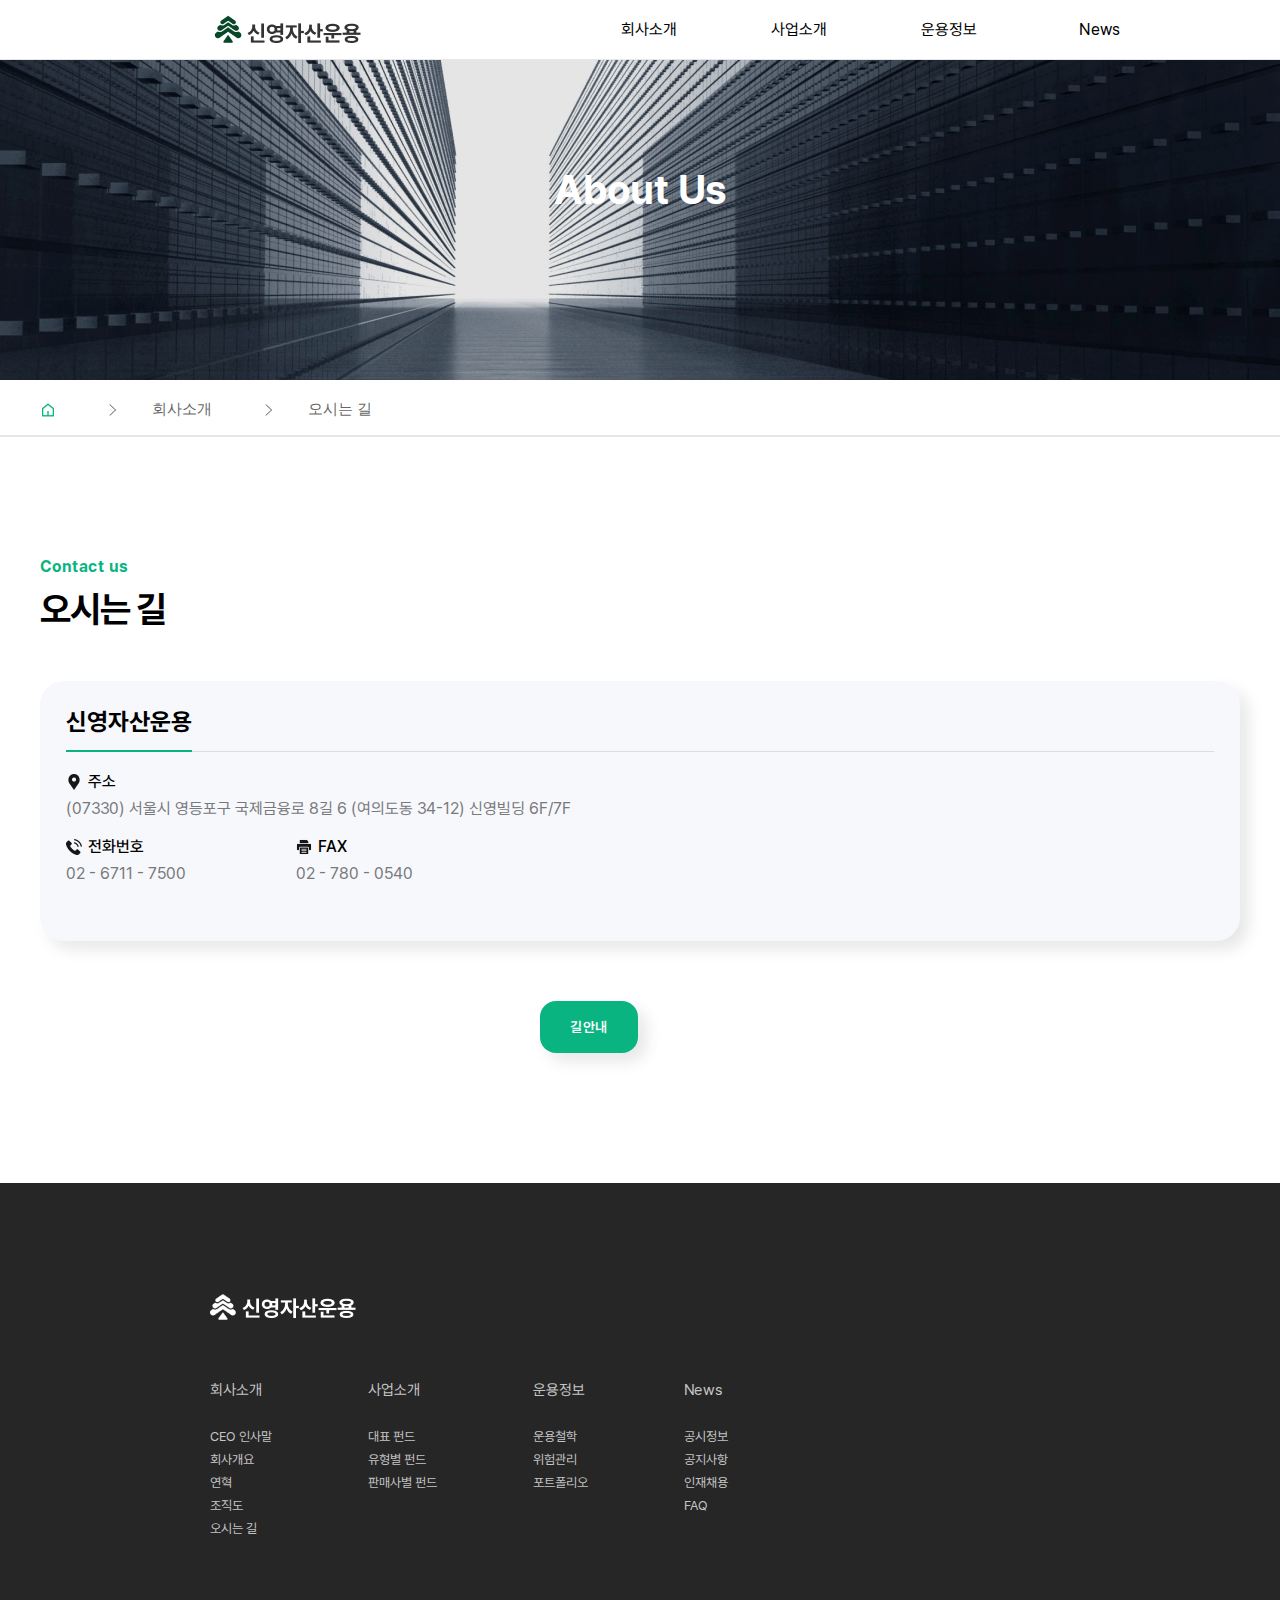
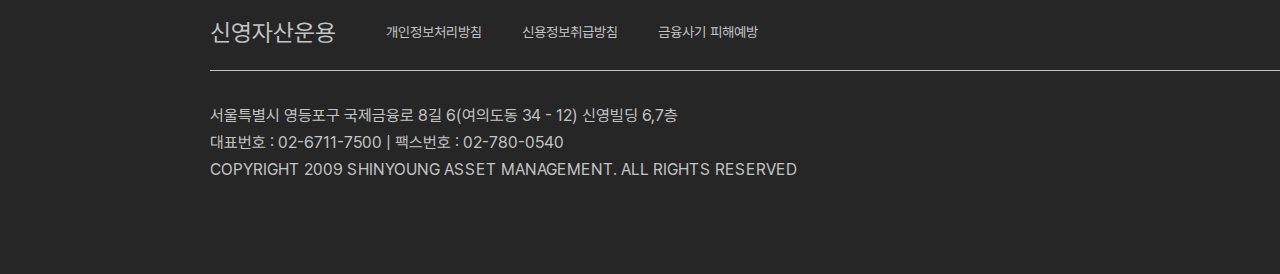
<file: map.html>
<!DOCTYPE html>
<html lang="ko">

<head>
    <meta charset="UTF-8">
    <meta name="viewport" content="width=device-width, initial-scale=1.0">
    <title>신영자산운용_오시는 길</title>
    <script src="js/script.js" defer></script>
    <!-- 파비콘 -->
    <link rel="apple-touch-icon" sizes="180x180" href="assets/apple-touch-icon.png">
    <link rel="icon" type="image/png" sizes="32x32" href="assets/favicon-32x32.png">
    <link rel="icon" type="image/png" sizes="16x16" href="assets/favicon-16x16.png">
    <link rel="manifest" href="assets/site.webmanifest">
    <link rel="mask-icon" href="assets/safari-pinned-tab.svg" color="#5bbad5">
    <meta name="msapplication-TileColor" content="#da532c">
    <meta name="theme-color" content="#ffffff">
    
    <link rel="stylesheet" href="css/default.css">
    <link rel="stylesheet" href="css/fonts.css">
    <link rel="stylesheet" href="css/style.css">
    <link rel="stylesheet" href="css/map.css">
    <link rel="stylesheet" href="fonts/Pretendard-1.3.9/web/static/pretendard.css">
</head>

<body>
    <header>
        <div class="logo">
            <a href="index.html"><span class="blind">신영자산운용</span></a>
        </div>
        <nav>
            <ul class="depth1">
                <li><a href="#">회사소개</a>
                    <div class="nav-bg"></div>
                    <ul class="depth2">
                        <li><a href="#">CEO 인사말</a></li>
                        <li><a href="#">회사개요</a></li>
                        <li><a href="#">연혁</a></li>
                        <li><a href="#">조직도</a></li>
                        <li><a href="map.html">오시는 길</a></li>
                    </ul>
                </li>
                <li><a href="#">사업소개</a>
                    <div class="nav-bg"></div>
                    <ul class="depth2">
                        <li><a href="fund_pag.html">대표 펀드</a></li>
                        <li><a href="#">유형별 펀드</a></li>
                        <li><a href="#">판매사별 펀드</a></li>
                    </ul>
                </li>
                <li><a href="#">운용정보</a>
                    <div class="nav-bg"></div>
                    <ul class="depth2">
                        <li><a href="Management_Philosophy.html">운용철학</a></li>
                        <li><a href="#">위험관리</a></li>
                        <li><a href="#">포트폴리오</a></li>
                    </ul>
                </li>
                <li><a href="#">News</a>
                    <div class="nav-bg"></div>
                    <ul class="depth2">
                        <li><a href="index.copy.html">공시정보</a></li>
                        <li><a href="index.copy-2.html">공지사항</a></li>
                        <li><a href="index.copy-3.html">인재채용</a></li>
                        <li><a href="index.copy faq.html">FAQ</a></li>
                    </ul>
                </li>
            </ul>
        </nav>
        <div class="icon">
            <a href="map.html"><span class="blind">오시는길</span></a>
            <select name="" id="rmsduddlgud1">
                <option value="1">EN</option>
                <option value="2">한국어</option>
            </select>
            <div class="arrow"></div>
        </div>
    </header>

    <section>
        <div class="sub-banner">
            <h1 id="text1">About Us</h1>
        </div>
        <div class="sub-nav">
            <div class="sub-nav-box">
                <a href="index.html">
                    <img class="home_icon" src="images/sub-nav/icon_home.png" alt="home icon">
                </a>
                <img class="next_icon" src="images/sub-nav/icon_next.png" alt="next icon">
                <a href="#">회사소개</a>
                <img class="next_icon" src="images/sub-nav/icon_next.png" alt="next icon">
                <a href="map.html">오시는 길</a>
            </div>
        </div>
    </section>

    <main id="map" class="container">
        <h4>Contact us</h4>
        <h2>오시는 길</h2>
        <div class="map_contents">
            <div id="daumRoughmapContainer1702022259883" class="root_daum_roughmap root_daum_roughmap_landing map_screen_move"></div>


            <script charset="UTF-8" class="daum_roughmap_loader_script" src="https://ssl.daumcdn.net/dmaps/map_js_init/roughmapLoader.js"></script>
    
      
            <script charset="UTF-8">
                new daum.roughmap.Lander({
                    "timestamp" : "1702022259883",
                    "key" : "2h66h",
                    "mapWidth" : "1200",
                    "mapHeight" : "700"
                }).render();


            </script>

            <div class="map_info">
                <div class="title">
                    <strong>신영자산운용</strong>
                </div>
                
                <dl class="first_dl">
                    <dt>
                        <img src="images/sub/location_icon.svg" alt="location">
                        <span>주소</span>
                    </dt>
                    <dd>(07330) 서울시 영등포구 국제금융로 8길 6 (여의도동 34-12) 신영빌딩 6F/7F</dd>
                </dl>
                <ul class="info_number">
                    <li>
                        <dl> 
                            <dt>
                                <img src="images/sub/telephone_icon.svg" alt="number">
                                <span>전화번호</span>
                            </dt>
                            <dd>02 - 6711 - 7500</dd>
                        </dl>
                    </li>
                    <li>
                        <dl>
                            
                            <dt>
                                <img src="images/sub/fax_icon.svg" alt="fax">
                                <span>FAX</span>
                            </dt>
                            <dd>02 - 780 - 0540</dd>
                        </dl>
                    </li>
                </ul>
            </div>
        </div>
        <div class="maping">
            <span>
                <a href="https://map.kakao.com/?map_type=TYPE_MAP&target=walk&rt=483360%2C1117295%2C484465%2C1117310&rt1=%EC%97%AC%EC%9D%98%EB%8F%84%EC%97%AD+5%ED%98%B8%EC%84%A0+5%EB%B2%88%EC%B6%9C%EA%B5%AC&rt2=%EC%8B%A0%EC%98%81%EC%9E%90%EC%82%B0%EC%9A%B4%EC%9A%A9&rtIds=15137533%2C10522961&rtTypes=PLACE%2CPLACE"
                target="_blank">길안내</a>
            </span>
        </div>
    </main>

    <footer>
        <h1><img src="images/header/logo2.png" alt="신영자산운용"></h1>
        <ul class="depth1">
            <li><a href="#">회사소개</a>
                <ul class="depth2">
                    <li><a href="#">CEO 인사말</a></li>
                    <li><a href="#">회사개요</a></li>
                    <li><a href="#">연혁</a></li>
                    <li><a href="#">조직도</a></li>
                    <li><a href="map.html">오시는 길</a></li>
                </ul>
            </li>
            <li><a href="#">사업소개</a>
                <ul class="depth2">
                    <li><a href="fund_pag.html">대표 펀드</a></li>
                    <li><a href="#">유형별 펀드</a></li>
                    <li><a href="#">판매사별 펀드</a></li>
                </ul>
            </li>
            <li><a href="#">운용정보</a>
                <ul class="depth2">
                    <li><a href="Management_Philosophy.html">운용철학</a></li>
                    <li><a href="#">위험관리</a></li>
                    <li><a href="#">포트폴리오</a></li>
                </ul>
            </li>
            <li><a href="#">News</a>
                <ul class="depth2">
                    <li><a href="index.copy.html">공시정보</a></li>
                    <li><a href="index.copy-2.html">공지사항</a></li>
                    <li><a href="index.copy-3.html">인재채용</a></li>
                    <li><a href="index.copy faq.html">FAQ</a></li>
                </ul>
            </li>
        </ul>
        <div class="clause">
            <div>
                <a href="index.html">신영자산운용</a>
                <p>개인정보처리방침</p>
                <p>신용정보취급방침</p>
                <p>금융사기 피해예방</p>
            </div>
            <div class="language">
                <p>Language</p>
                <select name="" id="rmsduddlgud2">
                    <option value="1">한국어</option>
                    <option value="2">EN</option>
                </select>
            </div>
        </div>
        <div class="address">
            <p>서울특별시 영등포구 국제금융로 8길 6(여의도동 34 - 12) 신영빌딩 6,7층</p>
            <p>대표번호 : 02-6711-7500 | 팩스번호 : 02-780-0540</p>
            <p>COPYRIGHT 2009 SHINYOUNG ASSET MANAGEMENT. ALL RIGHTS RESERVED</p>
        </div>
    </footer>
</body>

</html>
</file>
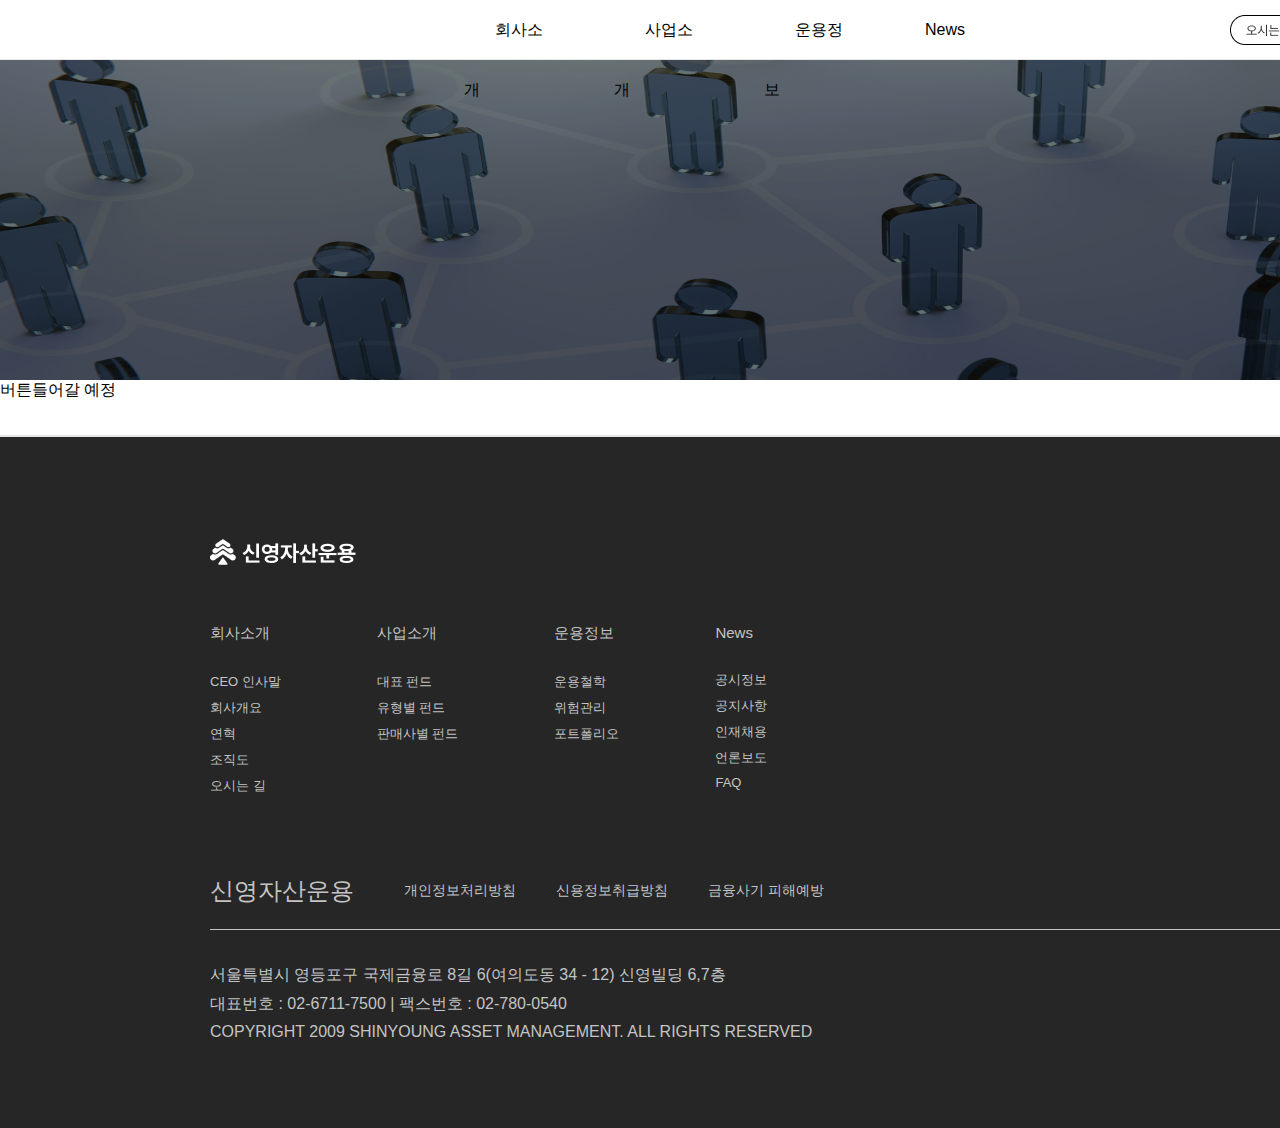
<file: pg.html>
<!DOCTYPE html>
<html lang="en">

<head>
    <meta charset="UTF-8">
    <meta name="viewport" content="width=device-width, initial-scale=1.0">
    <title>Document</title>
    <script src="js/script.js" defer></script>
    <link rel="stylesheet" href="css/default.css">
    <link rel="stylesheet" href="css/fonts.css">
    <link rel="stylesheet" href="css/style.css">    
    <link rel="stylesheet" href="css/subpage_.css">
</head>

<body>
    <header>
        <div class="logo">
            <h1><span class="blind">신영자산운용</span></h1>
        </div>
        <nav>            
            <ul class="depth1">
                <li><a href="#">회사소개</a>
                    <div class="nav-bg"></div>
                    <ul class="depth2">
                        <li><a href="#">CEO 인사말</a></li>
                        <li><a href="#">회사개요</a></li>
                        <li><a href="#">연혁</a></li>
                        <li><a href="#">조직도</a></li>
                        <li><a href="#">오시는 길</a></li>
                    </ul>
                </li>
                <li><a href="#">사업소개</a>
                    <div class="nav-bg"></div>
                    <ul class="depth2">
                        <li><a href="#">대표 펀드</a></li>
                        <li><a href="#">유형별 펀드</a></li>
                        <li><a href="#">판매사별 펀드</a></li>
                    </ul>
                </li>
                <li><a href="#">운용정보</a>
                    <div class="nav-bg"></div>
                    <ul class="depth2">
                        <li><a href="#">운용철학</a></li>
                        <li><a href="#">위험관리</a></li>
                        <li><a href="#">포트폴리오</a></li>
                    </ul>
                </li>
                <li><a href="#">News</a>
                    <div class="nav-bg"></div>
                    <ul class="depth2">
                        <li><a href="#">공시정보</a></li>
                        <li><a href="#">공지사항</a></li>
                        <li><a href="#">인재채용</a></li>
                        <li><a href="#">언론보도</a></li>
                        <li><a href="#">FAQ</a></li>
                    </ul>
                </li>
            </ul>        
        </nav>
        <div class="icon">
            <a href="#"><span class="blind">오시는길</span></a>
            <a href="#"><span class="blind">EN</span></a>
        </div>
    </header>

    <section>
        <div class="sub-banner"></div>
        <div class="sub-nav">버튼들어갈 예정</div>
    </section>
    <main id="page_name" class="container">

    </main>


    <footer>
        <h1><img src="images/header/logo2.png" alt="신영자산운용"></h1>
        <ul class="depth1">
            <li><a href="#">회사소개</a>
                <ul class="depth2">
                    <li><a href="#">CEO 인사말</a></li>
                    <li><a href="#">회사개요</a></li>
                    <li><a href="#">연혁</a></li>
                    <li><a href="#">조직도</a></li>
                    <li><a href="#">오시는 길</a></li>
                </ul>
            </li>
            <li><a href="#">사업소개</a>
                <ul class="depth2">
                    <li><a href="#">대표 펀드</a></li>
                    <li><a href="#">유형별 펀드</a></li>
                    <li><a href="#">판매사별 펀드</a></li>
                </ul>
            </li>
            <li><a href="#">운용정보</a>
                <ul class="depth2">
                    <li><a href="#">운용철학</a></li>
                    <li><a href="#">위험관리</a></li>
                    <li><a href="#">포트폴리오</a></li>
                </ul>
            </li>
            <li><a href="#">News</a>
                <ul class="depth2">
                    <li><a href="#">공시정보</a></li>
                    <li><a href="#">공지사항</a></li>
                    <li><a href="#">인재채용</a></li>
                    <li><a href="#">언론보도</a></li>
                    <li><a href="#">FAQ</a></li>
                </ul> 
            </li>
        </ul>
        <div class="clause">
            <div>
                <a href="#">신영자산운용</a>
                <p>개인정보처리방침</p>
                <p>신용정보취급방침</p>
                <p>금융사기 피해예방</p>
            </div>
            <div class="language">
                <p>Language</p>
                <img src="images/header/한국어.png" alt="Language">
            </div>
        </div>
        <div class="address">
            <p>서울특별시 영등포구 국제금융로 8길 6(여의도동 34 - 12) 신영빌딩 6,7층</p>
            <p>대표번호 : 02-6711-7500 | 팩스번호 : 02-780-0540</p>
            <p>COPYRIGHT 2009 SHINYOUNG ASSET MANAGEMENT. ALL RIGHTS RESERVED</p>
        </div>
    </footer> 
</body>
 
</html>
</file>
<file: css/default.css>
* {
    margin: 0;
    padding: 0;
    box-sizing: border-box;
    text-decoration: none;
    list-style: none;
}
body {
    font-family: "pretendard", 'Noto Sans KR', sans-serif;
    color: black;
}

a {
    color: inherit;
}
.blind {
    display: none;
}
</file>
<file: css/fonts.css>
@font-face {
    font-family: "pretendard";
    src: url(../fonts/Pretendard-Regular.woff) format(truetyoe);
}
@font-face {
    font-family: "pretendard-Medium";
    src: url(../fonts/Pretendard-Medium.woff) format(truetyoe);
}
@font-face {
    font-family: "pretendard-SemiBold";
    src: url(../fonts/Pretendard-SemiBold.woff) format(truetyoe);
}
@font-face {
    font-family: "pretendard-Bold";
    src: url(../fonts/Pretendard-Bold.woff) format(truetyoe);
}
</file>
<file: css/style.css>
header {
    width: 100%;
    height: 60px;
    color: white;
    background-color: rgba(0, 0, 0, 0.2);
    display: flex;
    justify-content: space-between;
    align-items: center;
    padding: 0 210px;
    position: absolute;
    z-index: 50;
}

header:hover {
    background-color: white;
    border-bottom: 1px solid #e7e7e7;
}

header:hover a {
    color: #000
}

header:hover .logo a {
    display: block;
    background-image: url(../images/header/logo.png);
}

header a {
    color: white;
}

header nav {
    display: flex;
    justify-content: space-between;
    margin: 0 210px;
    line-height: 60px;
}

header .logo a {
    display: block;
    background-image: url(../images/header/logo2.png);
    background-repeat: no-repeat;
    background-position: center;
    width: 154px;
    height: 32px;
}

header nav .logo img {
    vertical-align: -10px;
}

header nav .depth1 {
    display: flex;
    height: 60px;
}

header nav .depth1 li {
    width: 150px;
    text-align: center;
}

header nav .depth1 li a {
    padding: 20.5px 47px;
}

header nav .depth1>li:hover {
    border-bottom: 2px solid #0AB481;
}

header nav .depth1 li .depth2 {
    position: absolute;
    top: 60px;
    z-index: 10;
    display: none;
}

header nav .depth1>li.show .depth2 {
    display: block;
}

/* header nav .depth1>li:hover~li .depth2 {
    display: block;
} */
header nav .depth1>li:hover .nav-bg {
    display: block;
}

header nav .depth1 li .depth2 {
    height: 180px;
    background-color: white;
}

header nav .depth1 li .depth2 li {
    line-height: 2em;
}

header nav .depth1 li .depth2 li a:hover {
    color: #0AB481;
}

header nav .depth1 li .depth2 li a {
    text-align: center;
    padding: 8px 31px;
    color: #000;
}

header nav .depth1 li .depth2 li:first-child {
    padding-top: 15px;
}

header nav .nav-bg {
    width: 100vw;
    height: 200px;
    background-color: white;
    position: absolute;
    top: 60px;
    left: 0;
    display: none;
}

header .icon {
    display: flex;
    align-items: center;
    /* gap: 10px; */
}



header .icon a:nth-child(1) {
    background-image: url(../images/header/오시는길2.png);
    background-repeat: no-repeat;
    background-position: center;
    margin-right: 15px;
    width: 86px;
    height: 30px;

}

header:hover .icon a:nth-child(1) {
    background-image: url(../images/header/오시는길.png);
    background-repeat: no-repeat;
    background-position: center;
    width: 86px;
    height: 30px;
}

header .icon a:nth-child(2) {
    background-image: url(../images/header/EN2.png);
    background-repeat: no-repeat;
    background-position: center;
    width: 43px;
    height: 16px;
}
/* 드롭다운 */
#rmsduddlgud1 {
    -moz-appearance: none;
    -webkit-appearance: none;
    appearance: none;

    font-family: "Noto Sansf KR", sans-serif;
    font-size: 14px;
    font-weight: 400;
    /* line-height: 20px; */

    color: #fff;
    /* background-color: #fff; */

    background-color: transparent;
    border: none;
    /* text-align: center; */
    /* margin-bottom: 5px; */
    /* vertical-align: top; */
    cursor: pointer;
}

header:hover .icon #rmsduddlgud1 {
    color: #000;
}

select:focus {
    /* border-color: #aaa; */
    /* box-shadow: 0 0 1px 3px rgba(59, 153, 252, .7); */
    box-shadow: 0 0 0 3px -moz-mac-focusring;
    color: #0AB481;
    outline: none;
  }
header .icon {
    position: relative;
}
header .icon .arrow {
    position: absolute;
    right: 0;
    width: 12px;
    height: 12px;
    background-image: url(../images/header/iconamoon_arrow-up-2-fill\ \(1\).png);
}
header:hover .icon .arrow {
    width: 12px;
    height: 12px;
    background-image: url(../images/header/iconamoon_arrow-up-2-fill.png);
}

header:hover .icon a:nth-child(2) {
    background-image: url(../images/header/EN.png);
    background-repeat: no-repeat;
    background-position: center;
    width: 43px;
    height: 16px;
}

.tndussnsk {
    width: 10px;
    margin-right: 50px;
}


footer {
    width: 100%;
    height: 691px;
    background-color: #262626;
    padding: 100px 210px 125px;
    color: #C4C4C4;
}

footer a {
    color: #C4C4C4;
}

footer .depth1 {
    font-size: 15px;
    padding-top: 50px;
    display: flex;
}

footer .depth1 .depth2 {
    font-size: 13px;
    padding-top: 30px;
    padding-right: 96px;
}

footer .depth1 .depth2 li {
    padding-bottom: 8px;
}

footer p {
    color: #C4C4C4;
}

footer .clause {
    margin-top: 50px;
    display: flex;
    justify-content: space-between;
    width: 1500px;
    height: 77px;
    margin-bottom: 24px;
    border-bottom: 1px solid #C4C4C4;
}

footer .clause div {
    display: flex;
    align-items: center;
}

footer .clause a {
    padding-right: 50px;
    font-size: 24px;
}

footer .clause div>p {
    padding-right: 40px;
    font-size: 14px;
}

footer .clause .language>p {
    padding-right: 22px;
}
/* 푸터 재관 */
#rmsduddlgud2 {
    /* -moz-appearance: none;
    -webkit-appearance: none;
    appearance: none; */


    font-family: "Noto Sansf KR", sans-serif;
    font-size: 14px;
    font-weight: 400;
    /* line-height: 20px; */

    color: #818181;
    /* background-color: #fff; */

    background-color: #F1F1F1;
    border: none;
    /* text-align: center; */
    
    margin-bottom: 5px;
    /* vertical-align: top; */
    /* border: 1px solid red; */
    padding: 11px 55px 10px 15px ;
    cursor: pointer;
}
/* 재관 111111111111111111111111111111111111111111111 */

footer .address p:first-child {
    margin-top: 35px;
}

footer .address p {
    padding-bottom: 8px;
}
</file>
<file: css/main_pg.css>
.container {
    width: 1200px;
    margin: 0 auto;
}

main .main-banner {
    width: 100%;
    height: 100vh;
    color: white;
    font-family: "pretendard-SemiBold", 'Noto Sans KR', sans-serif;
}

main .slider {
    overflow: hidden;
}

main .slider .slider-box {
    display: flex;
    width: 300vw;
    /* transform: translate(-100vw, 0); */
    transition: all 1s;
}

main .main-banner .title {
    background-image: url(../images/main-banner/main-banner1.png);
    background-repeat: no-repeat;
    background-size: cover;
    width: 100%;
    height: 100vh;
    padding: 325px 0 0 210px;
}

main .main-banner .title:nth-of-type(2) {
    background-image: url(../images/main-banner/main-banner2.png);
}

main .main-banner .title:nth-of-type(3) {
    background-image: url(../images/main-banner/main-banner3.png);
}

main .main-banner h1 {
    font-size: 70px;
    padding-top: 20px;
}

main .main-banner h2 {
    font-size: 30px;
}

main .main-banner h2 span {
    font-size: 34px;
    color: #0AB481;
}

main .main-banner a {
    padding: 10px;
}

main .main-banner a img {
    width: 24px;
    height: 45px;
}

main .main-banner .prev-btn {
    position: absolute;
    left: 60px;
    top: calc(50% - 34.5px);
}

main .main-banner .next-btn {
    position: absolute;
    top: calc(50% - 34.5px);
    right: 60px;
}

.history {
    height: 630px;
}

.history h3 {
    font-family: "pretendard-SemiBold", 'Noto Sans KR', sans-serif;
    font-size: 30px;
    padding: 120px 0 69px;
    text-align: center;
}

.history .history-item {
    width: 380px;
    height: 285px;
    background-color: #F8F8F8;
    border-radius: 75px;
    font-family: "pretendard-Medium", 'Noto Sans KR', sans-serif;
    font-size: 20px;
    text-align: center;
    padding: 0 28px;
}

.history .count-container {
    display: flex;
    gap: 30px;
}

.history .history-item:nth-child(1) img {
    padding-top: 31px;
}

.history .history-item:nth-child(2) img {
    padding: 57px 0 18.92px;
}

.history .history-item:nth-child(3) img {
    padding: 36px 0 3px;
}

.history .history-item p:nth-of-type(1) {
    padding-bottom: 25px;
    border-bottom: 1px solid #CBCBCB;
}

.history .history-item p:nth-of-type(2) {
    padding-top: 20px;
}

.history .history-item span {
    font-size: 38px;
    color: #0AB481;
}

#sub-banner {
    height: 400px;
    background-image: url(../images/main/sub_banner.png);
    background-repeat: no-repeat;
    background-size: cover;
    padding: 0 360px;
    color: white;
    display: flex;
    gap: 18px;
}

#sub-banner h2 {
    font-size: 36px;
    margin-bottom: 35px;
    font-family: "pretendard-SemiBold", 'Noto Sans KR', sans-serif;
}

#sub-banner p {
    margin-bottom: 30px;
    font-size: 18px;
    font-family: "pretendard-Medium", 'Noto Sans KR', sans-serif;
}

#sub-banner .sub-banner_items_wrap {
    display: flex;
    flex-direction: column;
    overflow: hidden;
    justify-content: center;
}

#sub-banner .sub-banner_items_wrap button {
    width: 130px;
    height: 45px;
    border-radius: 26px;
    padding: 4px;
    border: none;
    background-color: #0AB481;
    color: white;
}

#sub-banner .sub-banner_items_wrap button a {
    font-size: 14px;
    font-weight: 500;
}

#sub-banner img {
    width: 497;
    height: 263px;
}

#sub-banner .sub-banner_img_wrap {
    display: flex;
    align-items: center;
}

#news {
    margin-top: 120px;
    margin-bottom: 120px;
}

#news .news_title {
    display: flex;
    align-items: end;
    justify-content: space-between;
    margin-bottom: 35px;
}
#news .news_title h1 {
    animation: fade-out 1s ease-in-out;
}

#news .news_title button {
    width: 100px;
    height: 35px;
    border: none;
    background: #0AB481;
    border-radius: 26px;
    color: white;
    font-weight: 600;
}

#news h1 {
    font-family: "pretendard-Bold", 'Noto Sans KR', sans-serif;
    font-size: 40px;
}

#news .news-item {
    padding: 26px 0 28px;
    display: flex;
    justify-content: space-between;
    align-items: center;
    border-bottom: 1px solid rgba(0, 0, 0, 0.1);
}

#news .news-item:nth-of-type(1) {
    border-top: 1px solid rgba(0, 0, 0, 0.4);
}

#news .news-date {
    color: #0AB481;
    text-align: center;
    width: 150px;
}

#news .news-date p:nth-child(1) {
    font-size: 34px;
    font-weight: 600;
}

#news .news-date p:nth-child(2) {
    font-size: 14px;
}

#news .news-item>p {
    width: 900px;
    padding-left: 80px;
}

#news .news-item span {
    width: 150px;
}

#notice {
    height: 1200px;
}

#notice .notice-box {
    display: flex;
}

#notice .notice-box .notice-text {
    text-align: center;
    width: 700px;
    height: 400px;
    font-family: "pretendard-Medium", 'Noto Sans KR', sans-serif;
    font-size: 18px;
    color: white;
}

#notice .notice-box .notice-text h2 {
    font-weight: 600;
    font-size: 36px;
}

#notice .notice-box:nth-child(1) .notice-text {
    background-color: #589A8D;
}

#notice .notice-box:nth-child(2) .notice-text {
    background-color: #003547;
}

#notice .notice-box:nth-child(3) .notice-text {
    background-color: #17432D;
}

#notice .notice-box .notice-text h2 {
    padding: 110px 0 30.5px;
}

#notice .notice-box .notice-text p {
    padding-top: 30.5px;
    line-height: 1.8em;
}

@keyframes fade-out {
    from {
        opacity: 0;
        transform: translateY(20px);
    }

    to {
        opacity: 1;
        transform: translateY(0px);
    }
}
</file>
<file: css/fund.css>
section .sub-banner {
    width: 100%;
    height: 380px;
    background-image: url(../images/main-banner/bn\ 1.png);
    background-repeat: no-repeat;
    background-size: cover;
    color: white;
    font-family: "pretendard-SemiBold", 'Noto Sans KR', sans-serif;
    font-weight: 600;
}
section .sub-nav {
    height: 57px;
    border-bottom: 2px solid rgba(0, 0, 0, 0.1);
}

.sub-nav-box {
    width: 1200px;
    margin: 0 auto;
    position: relative;
    padding: 19px 0;
}

.sub-nav-box a {
    color: #666;
    font-size: 15px;
    font-family: "Pretendard Medium", "Noto Sans KR", sans-serif;
}

.home_icon {
    width: 16px;
    vertical-align: middle;
}

.next_icon {
    width: 12px;
    margin-left: 46px;
    margin-right: 30px;
    vertical-align: middle;
}

.container {
    width: 1200px;
    margin: 0 auto;
}

/* .container2 {
    width: 1200px;
    margin: 0 auto;
} */

.sub-banner {
    padding-top: 160px;
    /* display: block; */
    font-size: 40px;
    text-align: center;
    font-family: "pretendard-SemiBold", 'Noto Sans KR', "sans-serif";
    
}

#Fund_page .title-name {
    padding-top: 120px;
    padding-bottom: 60px;
    animation: fade-out 1s ease-in-out;
}

#Fund_page .title-name h3 {
    font-size: 16px;
    padding-bottom: 10px;
    color: #0AB481;
    font-weight: 400;
}

#Fund_page .title-name h1 {
    font-size: 36px;
    font-family: "pretendard-SemiBold", 'Noto Sans KR', "sans-serif";
}

#fund_page .title-sub {
    font-size: 36px;
    font-family: "pretendard-regular", 'Noto Sans KR', "sans-serif";
}

#Fund_page .title-suv {
    display: flex;
    padding-bottom: 20px;
    align-items: center;
    /* justify-content: space-between; */
}

#Fund_page .title-suv .btn {
    font-size: 12px;
    width: 135px;
    height: 26px;
    border-radius: 20px;
    border: none;
    margin-left: 15px;
    font-family: "pretendard-regular", 'Noto Sans KR', "sans-serif";

    
}

#Fund_page .title-suv h2 {
    font-size: 36px;
}

#Fund_page .title-text .a {
    margin-bottom: 6px;
    font-family: "pretendard-regular", 'Noto Sans KR', "sans-serif";
}

#Fund_page .title-text .b {
    margin-bottom: 30px;
    font-family: "pretendard-regular", 'Noto Sans KR', "sans-serif";
}



.box1-container {
    display: flex;
}
.box1 {
    /* position: relative; */
    /* background-image: url(../images/main-banner/이미지.png);
    background-repeat: no-repeat;
    background-size: 488px; */
    
    background-position: right;

    /* box-sizing: border-box; */
    width: 712px;
    height: 350px;
    border: 0.5px solid rgba(0, 0, 0, 0.2);
    margin-bottom: 20px;
    font-family: "pretendard-regular", 'Noto Sans KR', "sans-serif";
    
    
}

.box1 h2 {
    font-size: 24px;
    margin-top: 40px;
    margin-left: 40px;
}

.box1 h3 {
    margin-left: 40px;
    padding-bottom: 30px;
}

.box1 .text-1 {
    margin-left: 40px;
    padding-bottom: 6px;
}
.box1 .text-2 {
    margin-left: 40px;
    padding-bottom: 6px;
}
.box1 .text-3 {
    margin-left: 40px;
    padding-bottom: 30px;
}

.box1 .btn-01 {
    margin-left: 40px;
    font-size: 14px;
    width: 110px;
    height: 38px;
    color: #fff;
    border: none;
    background-color: #0AB481;
    border-radius: 20px;
    font-family: "pretendard-SemiBold", 'Noto Sans KR', "sans-serif";
}

.box1 {
    /* position: relative; */
    /* background-image: url(../images/main-banner/이미지.png);
    background-repeat: no-repeat;
    background-size: 488px; */
    
    background-position: right;

    /* box-sizing: border-box; */
    width: 712px;
    height: 350px;
    border: 0.5px solid rgba(0, 0, 0, 0.2);
    
    
    
}




.box2 h2 {
    font-size: 24px;
    margin-top: 40px;
    margin-left: 40px;
}

.box2 h3 {
    margin-left: 40px;
    padding-bottom: 30px;
}

.box2 .text-1 {
    margin-left: 40px;
    padding-bottom: 6px;
}
.box2 .text-2 {
    margin-left: 40px;
    padding-bottom: 6px;
}
.box2 .text-3 {
    margin-left: 40px;
    padding-bottom: 30px;
}

.box2 .btn-01 {
    margin-left: 40px;
    font-size: 14px;
    width: 110px;
    height: 38px;
    color: #fff;
    border: none;
    background-color: #0AB481;
    border-radius: 20px;
    font-family: "pretendard-SemiBold", 'Noto Sans KR', "sans-serif";
    
}

.box2 {
    /* position: relative; */
    /* background-image: url(../images/main-banner/이미지.png);
    background-repeat: no-repeat;
    background-size: 488px; */
    
    background-position: right;

    /* box-sizing: border-box; */
    width: 712px;
    height: 350px;
    border: 0.5px solid rgba(0, 0, 0, 0.2);
    /* margin-top: -336px; */
    /* margin-bottom: 120px; */
    font-family: "pretendard-regular", 'Noto Sans KR', "sans-serif";
    
}

#bd {
    margin-top: 120px;
}

main section {
    
    width: 1920px;
    height: 336px;
    background-color: #0AB481;
    /* background-size: cover; */
}

#Fund_subpage {
    /* margin-top: -360px; */
    width: 100%;
    height: 336px;
    background-color: #589A8D;
    margin-top: 120px;
    /* padding-top: 143px; */
    display: flex;
    color: #fff;
    align-items: center;
    /* text-align: center; */
    justify-content: center;
    /* align-items: center; */
    /* padding-left: 360px;
    padding-right: 360px; */
    margin-bottom: 120px;
    
    
}

#Fund_subpage .first {
    margin-right: 87px;
    font-size: 36px;
    font-family: "pretendard-SemiBold", 'Noto Sans KR', sans-serif;
}
#Fund_subpage .tow {
    margin-right: 68px;
    font-size: 14px;
    font-family: "pretendard-SemiBold", 'Noto Sans KR', sans-serif;
}



#Fund_subpage .qwe {
    border-right: 1px solid rgba(0, 0, 0, 0.5);
    height: 97.5px;
    padding-right: 30px;
    padding-top: 10px;
    margin-right: 30px;
    /* display: flex;
    flex-direction: column; */
    text-align: center;
    font-family: "pretendard-SemiBold", 'Noto Sans KR', sans-serif;
    
}

#Fund_subpage .asd1 {
    font-size: 14px;
    /* align-items: center; */
    /* text-align: center; */
    
}

.asd {
    /* display: flex; */
    font-size: 48px;
    color: #000;
}
.asd span {
    font-size: 14px;
    color: white;
}
/* .asd h2 {
    font-size: 14px;
} */

.three {
    font-size: 24px;
    font-family: "pretendard-SemiBold", 'Noto Sans KR', sans-serif;
}


/* .container2 {
    width: 1200px;
    margin: 0 auto;
} */
.containersub {
    width: 1200px;
    margin: 0 auto;
}


#Fund_page .title-suv2 h2 {
    font-size: 36px;
}



#Fund_page .title-suv2 {
    display: flex;
    padding-bottom: 20px;
    align-items: center;
    /* justify-content: space-between; */
    font-family: "pretendard-regular", 'Noto Sans KR', "sans-serif";

}

#Fund_page .title-suv2 .btn2 {
    font-size: 12px;
    width: 135px;
    height: 26px;
    border-radius: 20px;
    border: none;
    margin-left: 15px;
    /* margin-bottom: 30px; */
    font-family: "pretendard-SemiBold", 'Noto Sans KR', sans-serif;

    
}

/* #Fund_page .title-suv2 {
    margin-top: 120px;
} */

#Fund_page .title-text .ab {
    margin-bottom: 6px;
}

#Fund_page .title-text .c {
    margin-bottom: 30px;
}


.allways {
    display: flex;
    margin-bottom: 120px;
    font-family: "pretendard-regular", 'Noto Sans KR', "sans-serif";
    
}
.allways2 {
    display: flex;
    margin-bottom: 180px;
    
    
}

.box1-container2 {
    display: flex;
    flex-direction: column;
    /* margin-bottom: 120px; */
}



.box3 {
    /* position: relative; */
    /* background-image: url(../images/main-banner/이미지.png);
    background-repeat: no-repeat;
    background-size: 488px; */
    
    background-position: right;

    /* box-sizing: border-box; */
    width: 590px;
    height: 297spx;
    border: 0.5px solid rgba(0, 0, 0, 0.2);
    /* margin-bottom: 20px; */
    
    
    
}

.box3 h2 {
    font-size: 24px;
    margin-top: 40px;
    margin-left: 40px;
}

.box3 h3 {
    margin-left: 40px;
    padding-bottom: 30px;
}

.box3 .text-1 {
    margin-left: 40px;
    padding-bottom: 6px;
}
.box3 .text-2 {
    margin-left: 40px;
    padding-bottom: 6px;
}
.box3 .text-3 {
    margin-left: 40px;
    padding-bottom: 30px;
}

.box3 .btn-02 {
    margin-left: 40px;
    margin-bottom: 30px;
    font-size: 14px;
    width: 110px;
    height: 38px;
    color: #fff;
    border: none;
    background-color: #0AB481;
    border-radius: 20px;
    font-family: "pretendard-SemiBold", 'Noto Sans KR', sans-serif;
    
}

#Fund_page .box1-container2 .bnbn2 {
    width: 590px;
    height: 390px;
    margin-right: 10px;
}










.box4 {
    /* position: relative; */
    /* background-image: url(../images/main-banner/이미지.png);
    background-repeat: no-repeat;
    background-size: 488px; */
    
    background-position: right;
    /* margin-bottom: 30px; */
    padding-bottom: 30px;
    /* box-sizing: border-box; */
    width: 590px;
    height: 297spx;
    border: 0.5px solid rgba(0, 0, 0, 0.2);
    /* margin-bottom: 20px; */
    margin-left: 10px;
    /* font-family: "pretendard-regular", 'Noto Sans KR', "sans-serif"; */
    
    
    
}

.box4 h2 {
    font-size: 24px;
    margin-top: 40px;
    margin-left: 40px;
}

.box4 h3 {
    margin-left: 40px;
    padding-bottom: 30px;
}

.box4 .text-1 {
    margin-left: 40px;
    padding-bottom: 6px;
}
.box4 .text-2 {
    margin-left: 40px;
    padding-bottom: 6px;
}
.box4 .text-3 {
    margin-left: 40px;
    padding-bottom: 30px;
}

.box4 .btn-02 {
    margin-left: 40px;
    font-size: 14px;
    width: 110px;
    height: 38px;
    color: #fff;
    border: none;
    background-color: #0AB481;
    border-radius: 20px;
    font-family: "pretendard-SemiBold", 'Noto Sans KR', sans-serif;
    
}

#Fund_page .box1-container2 .bnbn3 {
    width: 590px;
    height: 390px;
    margin-left: 10px;
}

#Fund_page .title-text .abc {
    margin-bottom: 30px;
}

#Fund_page .title-suv2 .btn {
    font-size: 12px;
    width: 135px;
    height: 26px;
    border-radius: 20px;
    border: none;
    margin-left: 15px;
    font-family: "pretendard-regular", 'Noto Sans KR', "sans-serif";

    
}

@keyframes fade {
    from{
      opacity: 0;
      transform: translateY(-10px);
    }
    to {
      opacity: 1;
      transform: translateY(0px);
    }
  }

  @keyframes fade-out {
    from{opacity: 0;
        transform: translateY(20px);
      }
      to {opacity: 1;
        transform: translateY(0px);
      }
  }
</file>
<file: css/subpage_.css>
:root{
    --color-main :#265c4b;
    --color-sub : #589a8d;
    --color-point : #0ab481;
}
section .sub-banner {
    width: 100%;
    height: 380px;
    background-image: url(../images/sub/bg_img.svg);
    background-repeat: no-repeat;
    background-size: cover;
    position: relative;
}
section .sub-banner #text1{
    position: absolute;
    top: 50%;
    left: 50%;
    transform: translate(-50%,-50%);
    color: white;
    font-size: 40px;
}
section .sub-nav {
    height: 57px;
    border-bottom: 2px solid rgba(0, 0, 0, 0.1);
    /* margin-bottom: 120px; */
}

.sub-nav-box {
    width: 1200px;
    margin: 0 auto;
    position: relative;
    padding: 19px 0;
}

.sub-nav-box a {
    color: #666;
    font-size: 15px;
    font-family: "Pretendard Medium", "Noto Sans KR", sans-serif;
}

.home_icon {
    width: 16px;
    vertical-align: middle;
}

.next_icon {
    width: 12px;
    margin-left: 46px;
    margin-right: 30px;
    vertical-align: middle;
}

.container {
    width: 1200px;
    margin: 0 auto;
}
#page_news .page_news_wrap .news_top_text {
    animation: fade-out 1s ease-in-out;
    transition: transform 3s;
    overflow: hidden;
}
#page_news .page_news_wrap .news_top_text h5{
    color: var(--color-point);
    margin-bottom: 12px;
    font-size: 16px;
    margin-top: 118px;
    font-weight: 400;
}
#page_news .page_news_wrap .news_top_text h2 {
    font-family: 'pretendard-Bold';
    margin-bottom: 50px;
    font-size: 36px;
}
#page_news .page_news_wrap nav h2 {
    font-size: 0;
}
#page_news .page_news_wrap nav #news_tap_ul {
    display: flex;
    margin-bottom: 76px;
}
#page_news .page_news_wrap #news_tap_list {
    background-color: #f7f8fb;
    box-shadow: -8px -8px 16px 0 #fff ,
    8px 8px 16px 0 rgba(0,0,0,0.1);
}
#page_news .page_news_wrap nav #news_tap_ul li {
    width: 300px;
    height: 48px;
    display: flex;
    align-items: center;
    justify-content: center;
    font-size: 20px;
    background-color: #f8f8f8;
    border: 1px solid rgba(0,0,0,0.05);
}
#page_news .page_news_wrap nav #news_tap_ul li a{
    padding:10px 78px;
}
#page_news .page_news_wrap nav #news_tap_ul li:hover {
    color: var(--color-point); 
}
#page_news .page_news_wrap nav #news_tap_ul li#first_li {
    color: white;
    font-family:'pretendard-Bold';
    border: 1px solid var(--color-point);
    background-color: var(--color-point);
}
#page_news .page_news_wrap nav #news_tap_ul li#first_li:hover {
    background-color: var(--color-point);
    color: white;
    font-family:'pretendard-Bold';
}
#page_news .page_news_wrap #list_total {
    padding: 10px 0;
}
#page_news .page_news_wrap #list_total span{
    font-size: 15px;
}
#page_news .page_news_wrap #list_total span b{
    color: var(--color-point);
}
#page_news .page_news_wrap .info_list {
    border-top: 1px solid rgba(0,0,0,0.5);
    /* margin-bottom: 110px; */
}
/* #page_news .page_news_wrap .info_list #info_list_ul {
    display: flex;
    flex-direction: column;
} */
#page_news .page_news_wrap .info_list #info_list_ul li {
    border-bottom: 1px solid rgba(0,0,0,0.3);
}
/* #page_news .page_news_wrap .info_list #info_list_ul li .answer{
} */
#page_news .page_news_wrap .info_list #info_list_ul li .answer img {
    width: 20px;
    height: 20px;
}
#page_news .page_news_wrap .info_list #info_list_ul li div #info_tap_mini {
    margin-left: 20px;
    margin-right: 106px;
    padding:5px 11px;
    border: 1px solid rgba(0,0,0,0.4);
    border-radius: 50px;
    box-sizing: border-box;
}
#page_news .page_news_wrap .info_list #info_list_ul li div #info_tap_mini a span{
    font-size: 12px;
    font-family: "pretendard-Medium";
    
}
#page_news .page_news_wrap .info_list #info_list_ul li div .main_text_wrap{
    display: flex;
    justify-content: space-between;
    align-items: center;
    width: 988px;
}
#page_news .page_news_wrap .info_list #info_list_ul li div a span.main_text{
    font-size: 18px;
    width: 736.35px;
    height: 21px;
}
#page_news .page_news_wrap .info_list #info_list_ul li div > p {
    font-size: 16px;
    color: rgba(0,0,0,0.7);
    margin-right: 20px;
    letter-spacing: -0.4;
}
#page_news .page_news_wrap .info_list #info_list_ul li > div {
    display: flex;
    justify-content: space-between;
    align-items: center;
    padding: 44px 0;
}
#page_news .page_news_wrap .btn_flexbox {
    display: flex;
    align-items: center;
    justify-content: center;
}
#page_news .page_news_wrap .more_view_btn{
display: inline-block;
margin-bottom: 180px;
margin-top: 110px;
}
#page_news .page_news_wrap .more_view_btn a{
    font-size: 14px;
    padding: 11.71px 25px;
    border: 1px solid var(--color-point);
    border-radius: 50px;
    background-color: var(--color-point);
    color: white;
}
#page_news .page_news_wrap .more_view_btn.active {
    display: none;
}

@keyframes fade {
    from{
      opacity: 0;
      transform: translateY(-10px);
    }
    to {
      opacity: 1;
      transform: translateY(0px);
    }
  }

  @keyframes fade-out {
    from{opacity: 0;
        transform: translateY(20px);
      }
      to {opacity: 1;
        transform: translateY(0px);
      }
  }
</file>
<file: css/subpage_ copy_faq.css>
:root{
    --color-main :#265c4b;
    --color-sub : #589a8d;
    --color-point : #0ab481;
}
header .hamburger {
    display: none;
}
section .sub-banner {
    width: 100%;
    height: 380px;
    background-image: url(../images/sub/bg_img.svg);
    background-repeat: no-repeat;
    background-size: cover;
    position: relative;
}
section .sub-banner #text1{
    position: absolute;
    left: 50%;
    top: 50%;
    transform: translate(-50%, -50%);
    color: white;
    font-size: 40px;
}
section .sub-nav {
    height: 57px;
    border-bottom: 2px solid rgba(0, 0, 0, 0.1);
}
.sub-nav-box {
    width: 1200px;
    margin: 0 auto;
    position: relative;
    padding: 19px 0;
}

.sub-nav-box a {
    color: #666;
    font-size: 15px;
    font-family: "Pretendard Medium", "Noto Sans KR", sans-serif;
}
.home_icon {
    width: 16px;
    vertical-align: middle;
}
.next_icon {
    width: 12px;
    margin-left: 46px;
    margin-right: 30px;
    vertical-align: middle;
}
.container {
    width: 1200px;
    margin: 0 auto;
}
#page_news .page_news_wrap .news_top_text {
    animation: fade-out 1s ease-in-out;
    transition: transform 3s;
    overflow: hidden;
}
#page_news .page_news_wrap .news_top_text h5{
    color: var(--color-point);
    margin-bottom: 12px;
    font-size: 16px;
    font-weight: 400;
}
#page_news .page_news_wrap .news_top_text h2 {
    font-weight: 600;
    margin-bottom: 50px;
    font-size: 36px;
}
#page_news .page_news_wrap nav h2 {
    font-size: 0;
}
#page_news .page_news_wrap #news_tap_list {
    background-color: #f7f8fb;
    box-shadow: -8px -8px 16px 0 #fff ,
    8px 8px 16px 0 rgba(0,0,0,0.1);
}
#page_news .page_news_wrap nav #news_tap_ul {
    display: flex;
    width: 100%;
    justify-content: space-between;
    flex-wrap: nowrap;
}
#page_news .page_news_wrap nav #news_tap_ul li {
    width: 30%;
    height: 50px;
    display: flex;
    align-items: center;
    justify-content: center;
    font-size: 20px;
    font-weight: 500;
    background-color: #f8f8f8;
    border: 1px solid rgba(0,0,0,0.05);
    border-radius: 0;
}
#page_news .page_news_wrap nav #news_tap_ul li a{
    padding:10px 78px;
}

#page_news .page_news_wrap nav #news_tap_ul li#first_li {
    color: white;
    font-family:'pretendard-Bold';
    border: 1px solid var(--color-point);
    background-color: var(--color-point);
}
#page_news .page_news_wrap nav #news_tap_ul li:hover {
    color: var(--color-point);    
}
#page_news .page_news_wrap #list_total {
    padding: 10px 0;
}
#page_news .page_news_wrap #list_total span{
    font-size: 15px;
}
#page_news .page_news_wrap #list_total span b{
    color: var(--color-point);
}
#page_news .page_news_wrap .info_list {
    border-top: 1px solid rgba(0,0,0,0.5);
    margin-bottom: 180px;
}
#page_news .page_news_wrap .info_list #info_list_ul {
    display: flex;
    flex-direction: column;
    align-items: center;
}
#page_news .page_news_wrap .info_list #info_list_ul li {
    border-bottom: 1px solid rgba(0,0,0,0.3);
    width: 1200px;
}
#page_news .page_news_wrap .info_list #info_list_ul li .faq{
    max-width: 1200px;
    cursor: pointer;
    display: flex;
    flex-direction: column;
    align-items: flex-start;
}
#page_news .page_news_wrap .info_list #info_list_ul li .faq .question{
    display: flex;
    justify-content: space-between;
    align-items: center;
    letter-spacing: -0.2px;
}
#page_news .page_news_wrap .info_list #info_list_ul li .faq .answer {
    overflow: hidden;
    max-height: 0;
    transition: max-height 0.4s ease-in-out;
    padding-left: 164px;
    padding-top: 20px;
}
#page_news .page_news_wrap .info_list #info_list_ul li .faq.active .answer{
    max-height: 350px;
    animation: fade 0.2s ease;
    transition: 0.4s ease-in-out;
    padding-top: 20px;
}
#page_news .page_news_wrap .info_list #info_list_ul li .faq.active .answer #displaynone {
    display: none;
}
#page_news .page_news_wrap .info_list #info_list_ul li .faq .answer p{
    padding-top: 10px;
    line-height: 1.6;
    max-height: 350px;
    letter-spacing: -0.2px;
    animation: fade 0.1s ease-in-out;
}
#page_news .page_news_wrap .info_list #info_list_ul li .faq .answer:nth-child(2){
    animation: fade 0.2s ease-in-out;
}
#page_news .page_news_wrap .info_list #info_list_ul li .faq.active .answer:nth-child(2){
    animation: fade 0.2s ease-in-out;
}
#page_news .page_news_wrap .info_list #info_list_ul li .faq.active .answer p{
    padding-top: 10px;
    line-height: 1.6;
    max-height: 350px;
    letter-spacing: -0.2px;
    animation: fade 0.1s ease-in-out;
}
#page_news .page_news_wrap .info_list #info_list_ul li .faq.active .img_wrap{
    transform: rotate(180deg);
}
#page_news .page_news_wrap .info_list #info_list_ul li div #info_tap_mini {
    margin-left: 20px;
    margin-right: 106px;
    padding:5px 11px;
    border: none;
    box-sizing: border-box;
}
#page_news .page_news_wrap .info_list #info_list_ul li div #info_tap_mini a span{
    font-size: 22px;
    font-weight: 500;
    color: #0ab481;
    font-weight: bold;
}
#page_news .page_news_wrap .info_list #info_list_ul li div .main_text_wrap{
    display: flex;
    justify-content: space-between;
    align-items: center;
    width: 988px;
}
#page_news .page_news_wrap .info_list #info_list_ul li div p.main_text{
    font-size: 18px;
    width: 736.35px;
    height: 21px;
    font-weight: 600;
}
#page_news .page_news_wrap .info_list #info_list_ul li div > p {
    font-size: 16px;
    color: rgba(0,0,0,0.7);
    margin-right: 20px;
}
#page_news .page_news_wrap .info_list #info_list_ul li > div {
    display: flex;
    justify-content: space-between;
    align-items: center;
    padding: 44px 0;
}

@keyframes fade {
    from{
      opacity: 0;
      transform: translateY(-10px);
    }
    to {
      opacity: 1;
      transform: translateY(0px);
    }
  }

  @keyframes fade-out {
    from{opacity: 0;
        transform: translateY(20px);
      }
      to {opacity: 1;
        transform: translateY(0px);
      }
  }

@media screen and (max-width:368px) {
    .container {
        width: 368px;
    }
    header {
        flex-wrap: wrap;
        width: 100%;
        position: relative;
        z-index: 0;
    }
    header:hover {
        display: none;
    }
    header .logo{
        display: flex;
        outline: 1px solid red;
    }
    header .logo .show{
        display: block;
        position: absolute;
    }
    header .logo span::after {
        content: "\2261";
        width: 100%;
        font-size: 38px;
        height: 100%;
        display: block;
        text-align: center;
        border: 1px solid white;
        background: #000;
        position: relative;
        top: px;
    }
    
    header .logo .show p{
        height: 30px;
        width: 30px;
        position: absolute;
        top: -2px;
        left: 156px;
    }
    header .logo .show p span {
        width: 34px;
        height: 34px;
        display: block;
    }
    /* header .logo .show p span::after {
        content: "\2261";
        width: 100%;
        font-size: 38px;
        height: 100%;
        display: block;
        text-align: center;
        border: 1px solid white;
    } */

    header .logo{
        position: absolute;
        left: 0;
        border: 1px solid orange;
        padding-left: 10px;
    }   
    /* header nav {
        flex-wrap: wrap;
        display: block;
        display: flex;
        flex-direction: column;
    } */
    header .icon {
        display: none;
    }
    .container .page_news_wrap .news_top_text {
        text-align: center;
    }
    .container .page_news_wrap #news_tap_list #news_tap_ul{
        display: block;
    }
    #page_news .page_news_wrap nav #news_tap_ul li {
        width: 100%;
    }

}
</file>
<file: css/subpage_ copy2 copy.css>
:root{
    --color-main :#265c4b;
    --color-sub : #589a8d;
    --color-point : #0ab481;
}
section .sub-banner {
    width: 100%;
    height: 380px;
    background-image: url(../images/sub/bg_img.svg);
    background-repeat: no-repeat;
    background-size: cover;
    position: relative;
}
section .sub-banner #text1{
    position: absolute;
    top: 50%;
    left: 50%;
    transform: translate(-50%,-50%);
    color: white;
    font-size: 40px;
}
section .sub-nav {
    height: 57px;
    border-bottom: 2px solid rgba(0, 0, 0, 0.1);
}

.sub-nav-box {
    width: 1200px;
    margin: 0 auto;
    position: relative;
    padding: 19px 0;
}

.sub-nav-box a {
    color: #666;
    font-size: 15px;
    font-family: "Pretendard Medium", "Noto Sans KR", sans-serif;
}

.home_icon {
    width: 16px;
    vertical-align: middle;
}

.next_icon {
    width: 12px;
    margin-left: 46px;
    margin-right: 30px;
    vertical-align: middle;
}

.container {
    width: 1200px;
    margin: 0 auto;
}
#page_news .page_news_wrap .news_top_text {
    animation: fade-out 1s;
}
#page_news .page_news_wrap .news_top_text h5{
    color: var(--color-point);
    margin-bottom: 12px;
    font-size: 16px;
    margin-top: 118px;
    font-weight: 400;
}
#page_news .page_news_wrap .news_top_text h2 {
    font-family: 'pretendard-Bold';
    margin-bottom: 50px;
    font-size: 36px;
}
#page_news .page_news_wrap nav h2 {
    font-size: 0;
}
#page_news .page_news_wrap #news_tap_list {
    background-color: #f7f8fb;
    box-shadow: -8px -8px 16px 0 #fff ,
    8px 8px 16px 0 rgba(0,0,0,0.1);
}
#page_news .page_news_wrap nav #news_tap_ul {
    display: flex;
    margin-bottom: 76px;
}
#page_news .page_news_wrap nav #news_tap_ul li {
    width: 300px;
    height: 48px;
    display: flex;
    align-items: center;
    justify-content: center;
    font-size: 20px;
    background-color: #f8f8f8;
    border: 1px solid rgba(0,0,0,0.05);
}
#page_news .page_news_wrap nav #news_tap_ul li a{
    padding:10px 78px;
}
#page_news .page_news_wrap nav #news_tap_ul li:hover {
    color: var(--color-point);
    
}
#page_news .page_news_wrap nav #news_tap_ul li#first_li {
    color: white;
    font-family:'pretendard-Bold';
    border: 1px solid var(--color-point);
    background-color: var(--color-point);
}
#page_news .page_news_wrap nav #news_tap_ul li#first_li:hover {
    color: var(--color-point);
    color: white;
    font-family:'pretendard-Bold';
}
#page_news .page_news_wrap #list_total {
    padding: 10px 0;
}
#page_news .page_news_wrap #list_total span{
    font-size: 15px;
}
#page_news .page_news_wrap #list_total span b{
    color: var(--color-point);
}
#page_news .page_news_wrap .info_list {
    border-top: 1px solid rgba(0,0,0,0.5);
    margin-bottom: 110px;
}
#page_news .page_news_wrap .info_list #info_list_ul {
    display: flex;
    flex-direction: column;
}
#page_news .page_news_wrap .info_list #info_list_ul li {
    border-bottom: 1px solid rgba(0,0,0,0.3);
}
#page_news .page_news_wrap .info_list #info_list_ul li div #info_tap_mini {
    margin-left: 20px;
    margin-right: 106px;
    padding:5px 11px;
    border: 1px solid rgba(0,0,0,0.4);
    border-radius: 50px;
    box-sizing: border-box;
}
#page_news .page_news_wrap .info_list #info_list_ul li div #info_tap_mini a{
    font-size: 12px;
    font-family: "pretendard-Medium";
}
#page_news .page_news_wrap .info_list #info_list_ul li div .main_text_wrap{
    display: flex;
    justify-content: space-between;
    width: 988px;
}
#page_news .page_news_wrap .info_list #info_list_ul li div a span.main_text{
    font-size: 18px;

    width: 736.35px;
    height: 21px;
}
#page_news .page_news_wrap .info_list #info_list_ul li div > p {
    font-size: 16px;
    color: rgba(0,0,0,0.7);
    margin-right: 20px;
}
#page_news .page_news_wrap .info_list #info_list_ul li > div {
    display: flex;
    justify-content: space-between;
    align-items: center;
    padding: 44px 0;
}
#page_news .page_news_wrap .btn_flexbox {
    display: flex;
    align-items: center;
    justify-content: center;
}
#page_news .page_news_wrap .more_view_btn{
display: inline-block;
margin-bottom: 180px;
}
#page_news .page_news_wrap .more_view_btn a{
    font-size: 14px;
    padding: 11.71px 25px;
    border: 1px solid var(--color-point);
    border-radius: 50px;
    background-color: var(--color-point);
    color: white;
}

@keyframes fade {
    from{
      opacity: 0;
      transform: translateY(-10px);
    }
    to {
      opacity: 1;
      transform: translateY(0px);
    }
  }

  @keyframes fade-out {
    from{opacity: 0;
        transform: translateY(20px);
      }
      to {opacity: 1;
        transform: translateY(0px);
      }
  }
</file>
<file: css/subpage_ copy3 copy.css>
:root{
    --color-main :#265c4b;
    --color-sub : #589a8d;
    --color-point : #0ab481;
}
section .sub-banner {
    width: 100%;
    height: 380px;
    background-image: url(../images/sub/bg_img.svg);
    background-repeat: no-repeat;
    background-size: cover;
    position: relative;
}
section .sub-banner #text1{
    position: absolute;
    top: 50%;
    left: 50%;
    transform: translate(-50%,-50%);
    color: white;
    font-size: 40px;
}
section .sub-nav {
    height: 57px;
    border-bottom: 2px solid rgba(0, 0, 0, 0.1);
}

.sub-nav-box {
    width: 1200px;
    margin: 0 auto;
    position: relative;
    padding: 19px 0;
}

.sub-nav-box a {
    color: #666;
    font-size: 15px;
    font-family: "Pretendard Medium", "Noto Sans KR", sans-serif;
}

.home_icon {
    width: 16px;
    vertical-align: middle;
}

.next_icon {
    width: 12px;
    margin-left: 46px;
    margin-right: 30px;
    vertical-align: middle;
}

.container {
    width: 1200px;
    margin: 0 auto;
}
#page_news .page_news_wrap .news_top_text {
    animation: fade-out 1s ease-in-out;
}
#page_news .page_news_wrap .news_top_text h5{
    color: var(--color-point);
    margin-bottom: 12px;
    font-size: 16px;
    margin-top: 118px;
    font-weight: 400;
}
#page_news .page_news_wrap .news_top_text h2 {
    font-family: 'pretendard-Bold';
    margin-bottom: 50px;
    font-size: 36px;
}
#page_news .page_news_wrap nav h2 {
    font-size: 0;
}
#page_news .page_news_wrap #news_tap_list {
    background-color: #f7f8fb;
    box-shadow: -8px -8px 16px 0 #fff ,
    8px 8px 16px 0 rgba(0,0,0,0.1);
}
#page_news .page_news_wrap nav #news_tap_ul {
    display: flex;
    margin-bottom: 76px;
}
#page_news .page_news_wrap nav #news_tap_ul li {
    width: 300px;
    height: 48px;
    display: flex;
    align-items: center;
    justify-content: center;
    font-size: 20px;
    background-color: #f8f8f8;
    border: 1px solid rgba(0,0,0,0.05);
}
#page_news .page_news_wrap nav #news_tap_ul li a{
    padding:10px 78px;
}
#page_news .page_news_wrap nav #news_tap_ul li:hover {
    color: var(--color-point);    
}
#page_news .page_news_wrap nav #news_tap_ul li#first_li {
    color: white;
    font-family:'pretendard-Bold';
    border: 1px solid var(--color-point);
    background-color: var(--color-point);
}
#page_news .page_news_wrap nav #news_tap_ul li#first_li:hover {
    background-color: var(--color-point);
    color: white;
    font-family:'pretendard-Bold';
}
#page_news .page_news_wrap #list_total {
    padding: 10px 0;
}
#page_news .page_news_wrap #list_total span{
    font-size: 15px;
}
#page_news .page_news_wrap #list_total span b{
    color: var(--color-point);
}
#page_news .page_news_wrap .info_list {
    border-top: 1px solid rgba(0,0,0,0.5);
    margin-bottom: 110px;
}
#page_news .page_news_wrap .info_list #info_list_ul {
    display: flex;
    flex-direction: column;
}
#page_news .page_news_wrap .info_list #info_list_ul li {
    border-bottom: 1px solid rgba(0,0,0,0.3);
}
#page_news .page_news_wrap .info_list #info_list_ul li div #info_tap_mini {
    margin-left: 20px;
    margin-right: 106px;
    padding:5px 11px;
    border: 1px solid rgba(0,0,0,0.4);
    border-radius: 50px;
    box-sizing: border-box;
}
#page_news .page_news_wrap .info_list #info_list_ul li div #info_tap_mini a{
    font-size: 12px;
    font-family: "pretendard-Medium";
}
#page_news .page_news_wrap .info_list #info_list_ul li div .main_text_wrap{
    display: flex;
    justify-content: space-between;
    width: 988px;
}
#page_news .page_news_wrap .info_list #info_list_ul li div a span.main_text{
    font-size: 18px;

    width: 736.35px;
    height: 21px;
}
#page_news .page_news_wrap .info_list #info_list_ul li div > p {
    font-size: 16px;
    color: rgba(0,0,0,0.7);
    margin-right: 20px;
}
#page_news .page_news_wrap .info_list #info_list_ul li > div {
    display: flex;
    justify-content: space-between;
    align-items: center;
    padding: 44px 0;
}
#page_news .page_news_wrap .btn_flexbox {
    display: flex;
    align-items: center;
    justify-content: center;
}
#page_news .page_news_wrap .more_view_btn{
display: inline-block;
margin-bottom: 180px;
}
#page_news .page_news_wrap .more_view_btn a{
    font-size: 14px;
    padding: 11.71px 25px;
    border: 1px solid var(--color-point);
    border-radius: 50px;
    background-color: var(--color-point);
    color: white;
}

@keyframes fade {
    from{
      opacity: 0;
      transform: translateY(-10px);
    }
    to {
      opacity: 1;
      transform: translateY(0px);
    }
  }

  @keyframes fade-out {
    from{opacity: 0;
        transform: translateY(20px);
      }
      to {opacity: 1;
        transform: translateY(0px);
      }
  }
</file>
<file: css/Management_Philosophy.css>
section .sub-banner {
    width: 100%;
    height: 380px;
    background-image: url(../images/Management_Philosophy/image\ 1.png);
    background-repeat: no-repeat;
    background-size: cover;
    color: white;
    display: flex;
    justify-content: center;
    align-items: center;
    font-family: "pretendard-Bold", 'Noto Sans KR', sans-serif;
}

section .sub-banner h1 {
    font-size: 40px;
}

section .sub-nav {
    height: 57px;
    border-bottom: 2px solid rgba(0, 0, 0, 0.1);
}

.sub-nav-box {
    width: 1200px;
    margin: 0 auto;
    position: relative;
    padding: 19px 0;
}

.sub-nav-box a {
    color: #666;
    font-size: 15px;
    font-family: "Pretendard Medium", "Noto Sans KR", sans-serif;
}

.home_icon {
    width: 16px;
    vertical-align: middle;
}

.next_icon {
    width: 12px;
    margin-left: 46px;
    margin-right: 30px;
    vertical-align: middle;
}


.container {
    width: 1200px;
    margin: 0 auto;
}

#sub-management>h4 {
    color: #0AB481;
    font-size: 16px;
    padding-top: 140px;
    font-weight: 400;
    animation: fade-out 1s ease-in-out;
}
/* 컨테이너에 타이틀 움직임 조정 */

#sub-management .sub-management-content1 h2 {
    padding: 10px 0 60px;
    font-size: 36px;
    font-family: "pretendard-Bold", 'Noto Sans KR', sans-serif;
    animation: fade-out 1s ease-in-out;
    transition: transform 3s;
    overflow: hidden;
}

#sub-management .sub-management-content1 h3 {
    padding-left: 26px;
    margin-bottom: 50px;
    font-size: 32px;
    font-family: "pretendard-Bold", 'Noto Sans KR', sans-serif;
    border-left: 10px solid #589A8D;
}

.sub-management-content1 .sub-management-img {
    padding-top: 133px;
    margin-bottom: 180px;
    width: 1200px;
    height: 747px;
    background-image: url(../images/main/Group123.png);
    background-repeat: no-repeat;
    background-size: cover;
}

.sub-management-text {
    display: flex;
}
#sub-management .sub-management-content2 h3 {
    padding-left: 26px;
    margin-bottom: 50px;
    font-size: 32px;
    font-family: "pretendard-Bold", 'Noto Sans KR', sans-serif;
    border-left: 10px solid #589A8D;
}

#sub-management .sub-management-content2 .card {
    width: 387px;
    height: 334px;
    border: 1px solid #d9d9d9;
    border-radius: 60px;
}

#sub-management .sub-management-content2 .card h2 {
    text-align: center;
    font-size: 24px;
    font-family: "pretendard-SemiBold", 'Noto Sans KR', sans-serif;
    padding-top: 40px;
}

#sub-management .sub-management-content2 .card>h4 {
    text-align: center;
    font-size: 16px;
    font-family: "pretendard-Regular", 'Noto Sans KR', sans-serif;
    padding-bottom: 40px;
    width: 293px;
    margin-left: 47px;
    border-bottom: 1px solid #d9d9d9;
}
#sub-management .sub-management-content2 .card p{
    padding-left: 2px;

}
#sub-management .sub-management-content2 .card p::before {
    content: '\●';
    font-size: 5px;
    vertical-align: middle;
}
/* 기존 문자보다는 pseudo el 이나 아이콘사용 추천
텍스트랑 얽혀있어서 변경 */

#sub-management .sub-management-content2 .card-box {
    display: flex;
    justify-content: center;
    gap: 30px;
}
#sub-management .sub-management-content2{
    position: relative;
}
/* 플랙스 2줄배치 박스 하나로 묶어서 하기 */
/* 두번째 카드를 기준으로 이미지를 엡솔루트 해야하는데 지정이 어려움 */
#sub-management .sub-management-content2 .card-box:nth-of-type(1) {
    padding: 100px 0 30px;
}

#sub-management .sub-management-content2 .card-box:nth-of-type(2) {
    padding-bottom: 180px;
}

#sub-management .sub-management-content2 .card p {
    padding-left: 57px;
    font-size: 18px;
}

#sub-management .sub-management-content2 .card p:nth-of-type(1) {
    padding: 28px 57px 15px;
}
#sub-management .sub-management-content2 img {
    position: absolute;
    top: 94px;
    right: 220px;
}

@keyframes fade {
    from{
      opacity: 0;
      transform: translateY(-10px);
    }
    to {
      opacity: 1;
      transform: translateY(0px);
    }
  }

  @keyframes fade-out {
    from{opacity: 0;
        transform: translateY(20px);
      }
      to {opacity: 1;
        transform: translateY(0px);
      }
  }
</file>
<file: css/map.css>
section .sub-banner {
    width: 100%;
    height: 380px;
    background-image: url(../images/map.png);
    background-repeat: no-repeat;
    background-size: cover;
    position: relative;
}
section .sub-banner #text1 {
        position: absolute;
        top: 50%;
        left: 50%;
        transform: translate(-50%,-50%);
        color: white;
        font-size: 40px;
    }
section .sub-nav {
    height: 57px;
    border-bottom: 2px solid rgba(0, 0, 0, 0.1);
}

.sub-nav-box {
    width: 1200px;
    margin: 0 auto;
    position: relative;
    padding: 19px 0;
}

.sub-nav-box a {
    color: #666;
    font-size: 15px;
    font-family: "Pretendard Medium", "Noto Sans KR", sans-serif;
}

.home_icon {
    width: 16px;
    vertical-align: middle;
}

.next_icon {
    width: 12px;
    margin-left: 46px;
    margin-right: 30px;
    vertical-align: middle;
}

.container {
    width: 1200px;
    margin: 0 auto;
    display: block;
}
.container h4, h2 {
    animation: fade-out 1s ease-in-out;
}
.container h4 {
    margin-top: 120px;
}
h1 {
    font-size: 40px;
}
h2 {
    font-size: 36px;
    letter-spacing: -1.2px;
    margin-bottom: 50px;
}
h4 {
    color: #0AB481;
    margin-bottom: 12px;
}

strong {
    font-size: 30px;
}
.map_info {
    width: 1200px;
    height: 260px;
    color: black;
    margin-top: 30px;
    margin-bottom: 20px;
    display: flex;
    flex-direction: column;
    border-radius: 24px;
    padding: 26px;
    background-color: #f7f8fb;
    box-shadow: -8px -8px 16px 0 #fff ,
    8px 8px 16px 0 rgba(0,0,0,0.1);
    transition: transform 1s;
    animation: map_screen_move 1s ease;
}
.map_info .title {
    padding-bottom: 15px;
    border-bottom: 1px solid #ddd;
    margin-bottom: 20px;
    transition: transform 1s;
    animation: map_screen_move 2s ease;
}
.map_info .title strong{
    position: relative;
    font-size: 24px;
    font-weight: 700;
}
.map_info .title strong::after {
    content: '';
    display: block;
    width: 100%;
    height: 2px;
    background:#0AB481;
    position: absolute;
    left: 0;
    bottom: -16px;
}
.map_icon {
    width: 42px;
    padding-right: 16px;
    display: inline-block;
    vertical-align: middle;
}
.telephone, .fax {
    display: inline-block;
    padding-right: 100px;
}
#daumRoughmapContainer1702022259883{
    border-radius: 24px;
    background-color: #f7f8fb;
    box-shadow: -8px -8px 16px 0 #fff ,
    8px 8px 16px 0 rgba(0,0,0,0.1);
    transition: transform 0.5s;
    animation: map_screen_move 1s;
}
#daumRoughmapContainer1702021992267 {
    width: 100%;
    height: 700px;
}
/* 크기조정 필요할듯 너무큰듯 */
.wrap_controllers.hide {
    display: none;
}
.map_info dl {
    margin-bottom: 16px;
}
.map_info dl dt img{
    width: 16px;
    height: 16px;
    display: inline-block;
    margin-right: 6px;
}
.map_info dl dt {
    margin-bottom: 6px;
    font-size: 16px;
    font-weight: 500;
    display: flex;
    align-items: center;
}
.map_info .info_number li {
    float: left;
    margin-right: 110px;
}
.map_info dl dd {
    font-size: 16px;
    line-height: 24px;
    color: #77797e;
    letter-spacing: -0.8;
}
.maping {
    display: inline-block;
    padding: 18px 30px;
    border-radius: 16px;
    font-size: 14px;
    font-weight: 600;
    position: relative;
    background-color: #0AB481;
    color: white;
    display: inline-block;
    left: 500px;
    margin-bottom: 130px;
    margin-top: 40px;
    box-shadow: -8px -8px 16px 0 #fff ,
    8px 8px 16px 0 rgba(0,0,0,0.1);
    letter-spacing: 0.6px;
    transition: transform 1s;
    animation: map_screen_move 4s ease;
    animation-delay: 0.5s;
}
    
@keyframes fade {
    from{
      opacity: 0;
      transform: translateY(-10px);
    }
    to {
      opacity: 1;
      transform: translateY(0px);
    }
  }

  @keyframes fade-out {
    from{opacity: 0;
        transform: translateY(20px);
      }
      to {opacity: 1;
        transform: translateY(0px);
      }
  }

@keyframes map_screen_move {
    0%{
      opacity: 0;
      transform: translateY(20%);
    }
    100% {
        opacity: 1;
      transform: translateY(0%);
    }
  }
</file>
<file: fonts/Pretendard-1.3.9/web/static/pretendard.css>
/*
Copyright (c) 2021 Kil Hyung-jin, with Reserved Font Name Pretendard.
https://github.com/orioncactus/pretendard

This Font Software is licensed under the SIL Open Font License, Version 1.1.
This license is copied below, and is also available with a FAQ at:
http://scripts.sil.org/OFL
*/

@font-face {
	font-family: 'Pretendard';
	font-weight: 900;
	font-display: swap;
	src: local('Pretendard Black'), url(./woff2/Pretendard-Black.woff2) format('woff2'), url(./woff/Pretendard-Black.woff) format('woff');
}

@font-face {
	font-family: 'Pretendard';
	font-weight: 800;
	font-display: swap;
	src: local('Pretendard ExtraBold'), url(./woff2/Pretendard-ExtraBold.woff2) format('woff2'), url(./woff/Pretendard-ExtraBold.woff) format('woff');
}

@font-face {
	font-family: 'Pretendard';
	font-weight: 700;
	font-display: swap;
	src: local('Pretendard Bold'), url(./woff2/Pretendard-Bold.woff2) format('woff2'), url(./woff/Pretendard-Bold.woff) format('woff');
}

@font-face {
	font-family: 'Pretendard';
	font-weight: 600;
	font-display: swap;
	src: local('Pretendard SemiBold'), url(./woff2/Pretendard-SemiBold.woff2) format('woff2'), url(./woff/Pretendard-SemiBold.woff) format('woff');
}

@font-face {
	font-family: 'Pretendard';
	font-weight: 500;
	font-display: swap;
	src: local('Pretendard Medium'), url(./woff2/Pretendard-Medium.woff2) format('woff2'), url(./woff/Pretendard-Medium.woff) format('woff');
}

@font-face {
	font-family: 'Pretendard';
	font-weight: 400;
	font-display: swap;
	src: local('Pretendard Regular'), url(./woff2/Pretendard-Regular.woff2) format('woff2'), url(./woff/Pretendard-Regular.woff) format('woff');
}

@font-face {
	font-family: 'Pretendard';
	font-weight: 300;
	font-display: swap;
	src: local('Pretendard Light'), url(./woff2/Pretendard-Light.woff2) format('woff2'), url(./woff/Pretendard-Light.woff) format('woff');
}

@font-face {
	font-family: 'Pretendard';
	font-weight: 200;
	font-display: swap;
	src: local('Pretendard ExtraLight'), url(./woff2/Pretendard-ExtraLight.woff2) format('woff2'), url(./woff/Pretendard-ExtraLight.woff) format('woff');
}

@font-face {
	font-family: 'Pretendard';
	font-weight: 100;
	font-display: swap;
	src: local('Pretendard Thin'), url(./woff2/Pretendard-Thin.woff2) format('woff2'), url(./woff/Pretendard-Thin.woff) format('woff');
}
</file>
